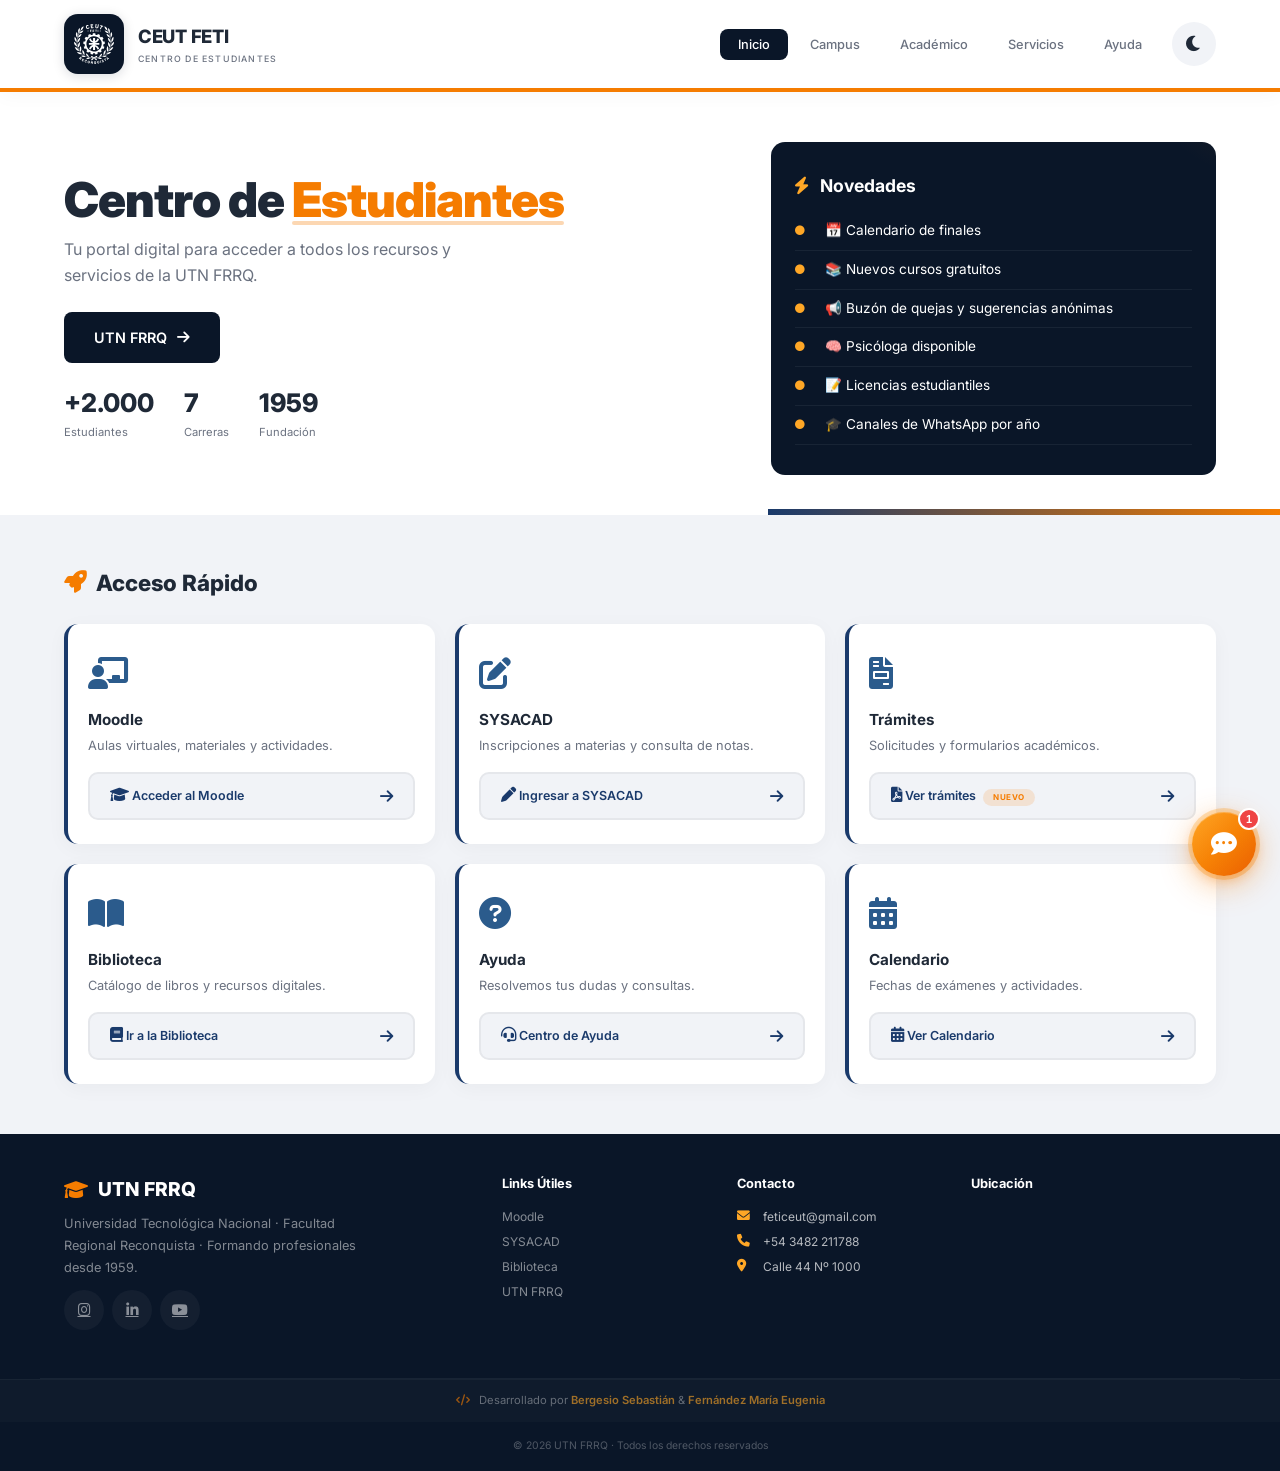
<file: index.html>
<!DOCTYPE html>
<html lang="es">
<head>
    <meta charset="UTF-8" />
    <meta name="viewport" content="width=device-width, initial-scale=1.0, viewport-fit=cover" />
    <title>Centro de Estudiantes UTN FRRQ · CEUT FETI</title>

    <meta name="description" content="Portal del Centro de Estudiantes UTN FRRQ. Accedé a Moodle, SYSACAD, trámites y toda la información universitaria." />
    <meta name="keywords" content="UTN, FRRQ, Centro de Estudiantes, Universidad, Reconquista, Estudiantes, Ingeniería, Administración Rural, Higiene y Seguridad" />
    <meta name="author" content="Bergesio Sebastián & Fernández María Eugenia" />
    <meta name="robots" content="index, follow" />
    <meta name="language" content="Spanish" />
    <meta name="revisit-after" content="7 days" />
    <link rel="canonical" href="https://tu-dominio.com/index.html" />

    <meta property="og:title" content="Centro de Estudiantes UTN FRRQ · CEUT FETI" />
    <meta property="og:description" content="Portal del Centro de Estudiantes UTN FRRQ. Accedé a Moodle, SYSACAD, trámites y toda la información universitaria." />
    <meta property="og:type" content="website" />
    <meta property="og:url" content="https://tu-dominio.com/index.html" />
    <meta property="og:image" content="https://tu-dominio.com/archivos/logo-utn-og.jpg" />
    <meta property="og:site_name" content="CEUT FETI" />

    <meta name="twitter:card" content="summary_large_image" />
    <meta name="twitter:title" content="Centro de Estudiantes UTN FRRQ · CEUT FETI" />
    <meta name="twitter:description" content="Portal del Centro de Estudiantes UTN FRRQ. Accedé a Moodle, SYSACAD, trámites y toda la información universitaria." />
    <meta name="twitter:image" content="https://tu-dominio.com/archivos/logo-utn-og.jpg" />

    <link rel="manifest" href="/manifest.json" />
    <meta name="theme-color" content="#0A1628" />
    <meta name="apple-mobile-web-app-capable" content="yes" />
    <meta name="apple-mobile-web-app-status-bar-style" content="black-translucent" />
    <link rel="apple-touch-icon" href="/archivos/icon-192x192.png" />

    <link rel="preconnect" href="https://fonts.googleapis.com" />
    <link rel="preconnect" href="https://fonts.gstatic.com" crossorigin />
    <link href="https://fonts.googleapis.com/css2?family=Inter:opsz,wght@14..32,400;14..32,500;14..32,600;14..32,700;14..32,800;14..32,900&display=swap" rel="stylesheet" />
    <link rel="stylesheet" href="https://cdnjs.cloudflare.com/ajax/libs/font-awesome/6.0.0-beta3/css/all.min.css" />
    <style>
        * { margin: 0; padding: 0; box-sizing: border-box; }

        :root {
            --azul-oscuro: #0A1628;
            --azul: #1a3a6b;
            --azul-claro: #2B5B8C;
            --naranja: #F57C00;
            --naranja-claro: #FFA726;
            --gris: #F1F3F7;
            --blanco: #FFFFFF;
            --texto: #1F2937;
            --texto-claro: #6B7280;
            --sombra: 0 4px 20px rgba(0, 0, 0, 0.04);
            --sombra-hover: 0 8px 40px rgba(0, 0, 0, 0.08);
            --radio: 14px;
            --transition: 0.3s cubic-bezier(0.4, 0, 0.2, 1);
            --bg-color: #F1F3F7;
            --card-bg: #FFFFFF;
            --border-color: #e5e7eb;
            --hero-side-bg: #0A1628;
            --footer-bg: #0A1628;
            --shadow-color: rgba(0, 0, 0, 0.04);
        }

        [data-theme="dark"] {
            --bg-color: #121212;
            --texto: #E5E7EB;
            --texto-claro: #9CA3AF;
            --gris: #1A1A1A;
            --blanco: #1E1E1E;
            --card-bg: #1E1E1E;
            --sombra: 0 4px 20px rgba(0, 0, 0, 0.4);
            --sombra-hover: 0 8px 40px rgba(0, 0, 0, 0.6);
            --border-color: #2D2D2D;
            --hero-side-bg: #0A1628;
            --footer-bg: #0A1628;
            --shadow-color: rgba(0, 0, 0, 0.4);
            --azul-oscuro: #1a3a6b;
            --azul: #2B5B8C;
            --azul-claro: #4A7FB5;
        }

        html {
            scroll-behavior: smooth;
            -webkit-text-size-adjust: 100%;
            text-size-adjust: 100%;
        }

        body {
            font-family: 'Inter', sans-serif;
            background: var(--bg-color);
            color: var(--texto);
            line-height: 1.6;
            transition: background 0.3s ease, color 0.3s ease;
            -webkit-font-smoothing: antialiased;
            -moz-osx-font-smoothing: grayscale;
            overflow-x: hidden;
        }

        img { max-width: 100%; height: auto; }

        a, button {
            -webkit-tap-highlight-color: transparent;
            touch-action: manipulation;
        }

        .container { max-width: 1200px; margin: 0 auto; padding: 0 24px; }

        .main-header {
            background: var(--card-bg);
            padding: 14px 0;
            padding-top: calc(14px + env(safe-area-inset-top, 0px));
            position: sticky;
            top: 0;
            z-index: 1000;
            border-bottom: 4px solid var(--naranja);
            box-shadow: 0 2px 20px var(--shadow-color);
            transition: background 0.3s ease, box-shadow 0.3s ease;
        }
        .header-container { display: flex; align-items: center; justify-content: space-between; }
        .logo { display: flex; align-items: center; gap: 14px; text-decoration: none; }
        .logo-icon {
            width: 60px; height: 60px;
            background: var(--azul-oscuro);
            padding: 6px;
            border-radius: 14px;
            overflow: hidden;
            display: flex;
            align-items: center;
            justify-content: center;
            box-shadow: 0 2px 12px rgba(10, 22, 40, 0.15);
            transition: all var(--transition);
        }
        .logo-icon:hover { transform: scale(1.05); box-shadow: 0 4px 20px rgba(10, 22, 40, 0.25); }
        .logo-icon img { width: 100%; height: 100%; object-fit: contain; filter: brightness(0) invert(1); }
        .logo-utn { font-weight: 800; font-size: 1.15rem; color: var(--texto); letter-spacing: -0.3px; transition: color 0.3s ease; }
        .logo-sub { font-size: 0.55rem; color: var(--texto-claro); text-transform: uppercase; letter-spacing: 1.2px; font-weight: 500; transition: color 0.3s ease; }

        .nav-list { display: flex; gap: 4px; list-style: none; align-items: center; }
        .nav-list a {
            color: var(--texto-claro);
            text-decoration: none;
            padding: 8px 18px;
            border-radius: 8px;
            font-size: 0.8rem;
            font-weight: 500;
            transition: all var(--transition);
        }
        .nav-list a:hover { color: var(--texto); background: var(--gris); }
        .nav-list a.active { color: white; background: var(--azul-oscuro); }

        .hamburger { display: none; flex-direction: column; gap: 4px; background: none; border: none; cursor: pointer; padding: 8px; min-width: 44px; min-height: 44px; align-items: center; justify-content: center; }
        .hamburger span { width: 26px; height: 2.5px; background: var(--texto); border-radius: 2px; transition: background 0.3s ease; }

        .theme-toggle {
            background: var(--gris);
            border: none;
            border-radius: 50%;
            width: 44px; height: 44px;
            cursor: pointer;
            font-size: 1.1rem;
            color: var(--texto);
            transition: all var(--transition);
            display: flex;
            align-items: center;
            justify-content: center;
            margin-left: 8px;
        }
        .theme-toggle:hover { background: var(--naranja); color: white; transform: rotate(30deg); }

        .btn-acceso-rapido {
            display: inline-flex;
            align-items: center;
            justify-content: center;
            gap: 10px;
            margin-top: 8px;
            padding: 12px 20px;
            background: var(--gris);
            border: 2px solid var(--border-color);
            border-radius: 10px;
            text-decoration: none;
            font-family: 'Inter', sans-serif;
            font-size: 0.78rem;
            font-weight: 600;
            color: var(--azul);
            transition: all var(--transition);
            width: 100%;
            min-height: 48px;
        }
        .btn-acceso-rapido:hover {
            background: rgba(26, 58, 107, 0.08);
            border-color: var(--azul);
            transform: translateY(-2px);
            box-shadow: 0 4px 12px rgba(26, 58, 107, 0.15);
        }
        .btn-acceso-rapido:active { transform: scale(0.97); }
        .btn-acceso-rapido i { font-size: 0.95rem; }
        .btn-acceso-rapido .btn-texto { flex: 1; text-align: left; }
        .btn-acceso-rapido .badge {
            display: inline-block;
            font-size: 0.5rem;
            font-weight: 700;
            text-transform: uppercase;
            letter-spacing: 0.5px;
            padding: 2px 10px;
            border-radius: 20px;
            background: rgba(245, 124, 0, 0.15);
            color: var(--naranja);
            margin-left: 4px;
        }

        .hero {
            padding: 50px 0 40px;
            background: var(--card-bg);
            position: relative;
            transition: background 0.3s ease;
        }
        .hero::after {
            content: '';
            position: absolute;
            bottom: 0; right: 0;
            width: 40%; height: 6px;
            background: linear-gradient(90deg, var(--azul), var(--naranja));
        }
        .hero-container { display: grid; grid-template-columns: 1.2fr 0.8fr; gap: 40px; align-items: center; }
        .hero h1 { font-size: 3rem; font-weight: 900; color: var(--texto); letter-spacing: -1px; line-height: 1.05; transition: color 0.3s ease; }
        .hero h1 span { color: var(--naranja); position: relative; }
        .hero h1 span::after { content: ''; position: absolute; bottom: 4px; left: 0; right: 0; height: 4px; background: var(--naranja); border-radius: 4px; opacity: 0.3; }
        .hero p { color: var(--texto-claro); margin: 12px 0 24px; font-size: 1rem; max-width: 440px; transition: color 0.3s ease; }
        .hero-stats { display: flex; gap: 30px; margin-top: 20px; }
        .hero-stats .stat { text-align: left; }
        .hero-stats .stat .number { font-size: 1.6rem; font-weight: 800; color: var(--texto); transition: color 0.3s ease; }
        .hero-stats .stat .label { font-size: 0.7rem; color: var(--texto-claro); transition: color 0.3s ease; }

        .btn-primary {
            display: inline-flex;
            align-items: center;
            gap: 10px;
            background: var(--azul-oscuro);
            color: white;
            padding: 14px 30px;
            border-radius: 8px;
            font-weight: 600;
            font-size: 0.9rem;
            text-decoration: none;
            transition: all var(--transition);
            min-height: 48px;
        }
        .btn-primary:hover { background: var(--azul); transform: translateY(-2px); box-shadow: 0 8px 24px rgba(26, 58, 107, 0.25); }

        .hero-side { background: var(--hero-side-bg); border-radius: var(--radio); padding: 30px 24px; color: white; position: relative; overflow: hidden; transition: background 0.3s ease; }
        .hero-side::before { content: ''; position: absolute; top: -50%; right: -30%; width: 200px; height: 200px; background: radial-gradient(circle, rgba(245, 124, 0, 0.1) 0%, transparent 70%); border-radius: 50%; }
        .hero-side h3 { font-size: 1.1rem; font-weight: 700; margin-bottom: 12px; position: relative; z-index: 2; }
        .hero-side h3 i { color: var(--naranja-claro); margin-right: 8px; }
        .hero-side ul { list-style: none; position: relative; z-index: 2; }
        .hero-side ul li { padding: 8px 0; border-bottom: 1px solid rgba(255, 255, 255, 0.06); font-size: 0.85rem; display: flex; align-items: center; gap: 10px; }
        .hero-side ul li i { color: var(--naranja-claro); width: 20px; font-size: 0.6rem; }

        .section { padding: 50px 0; }
        .section-title { font-size: 1.4rem; font-weight: 800; color: var(--texto); margin-bottom: 24px; display: flex; align-items: center; gap: 10px; transition: color 0.3s ease; }
        .section-title i { color: var(--naranja); }

        .grid-3 { display: grid; grid-template-columns: repeat(3, 1fr); gap: 20px; }

        .card-asym {
            background: var(--card-bg);
            border-radius: var(--radio);
            padding: 24px 20px;
            box-shadow: var(--sombra);
            transition: all var(--transition);
            border-left: 4px solid var(--azul);
            display: flex;
            flex-direction: column;
        }
        .card-asym:hover { transform: translateY(-4px); box-shadow: var(--sombra-hover); border-left-color: var(--naranja); }
        .card-asym .icon { font-size: 2rem; color: var(--azul-claro); margin-bottom: 8px; transition: color 0.3s ease; }
        .card-asym h3 { font-size: 0.95rem; font-weight: 700; color: var(--texto); transition: color 0.3s ease; }
        .card-asym p { font-size: 0.8rem; color: var(--texto-claro); margin: 4px 0 8px; flex: 1; transition: color 0.3s ease; }

        .main-footer {
            background: var(--footer-bg);
            color: rgba(255, 255, 255, 0.7);
            padding: 40px 0 0;
            padding-bottom: env(safe-area-inset-bottom, 0px);
            transition: background 0.3s ease;
        }
        .footer-container { display: grid; grid-template-columns: 2fr 1fr 1fr 1.2fr; gap: 30px; padding-bottom: 24px; border-bottom: 1px solid rgba(255, 255, 255, 0.06); }
        .footer-logo { font-size: 1.2rem; font-weight: 800; color: white; display: flex; align-items: center; gap: 10px; margin-bottom: 8px; }
        .footer-logo i { color: var(--naranja); }
        .footer-desc { font-size: 0.8rem; line-height: 1.7; opacity: 0.7; max-width: 320px; }
        .footer-social { display: flex; gap: 8px; margin-top: 12px; }
        .footer-social a {
            width: 40px; height: 40px;
            border-radius: 50%;
            background: rgba(255, 255, 255, 0.04);
            display: flex;
            align-items: center;
            justify-content: center;
            color: rgba(255, 255, 255, 0.5);
            transition: all var(--transition);
            font-size: 0.9rem;
        }
        .footer-social a:hover { background: var(--naranja); color: white; transform: translateY(-3px); box-shadow: 0 4px 16px rgba(245, 124, 0, 0.3); }
        .footer-col h4 { color: white; font-size: 0.8rem; font-weight: 700; margin-bottom: 12px; }
        .footer-col ul { list-style: none; }
        .footer-col ul li { font-size: 0.75rem; margin-bottom: 6px; display: flex; align-items: center; gap: 8px; }
        .footer-col ul li a { color: rgba(255, 255, 255, 0.5); text-decoration: none; transition: all var(--transition); }
        .footer-col ul li a:hover { color: var(--naranja-claro); }
        .footer-col ul li i { width: 18px; color: var(--naranja-claro); font-size: 0.8rem; }
        .footer-map iframe { width: 100%; height: 140px; border-radius: var(--radio); border: none; }

        .footer-credits { background: rgba(255, 255, 255, 0.02); padding: 12px 0; border-top: 1px solid rgba(255, 255, 255, 0.04); text-align: center; }
        .footer-credits p { font-size: 0.7rem; opacity: 0.6; color: rgba(255, 255, 255, 0.6); }
        .footer-credits p i { color: var(--naranja); margin-right: 6px; }
        .footer-credits p strong { color: var(--naranja-claro); font-weight: 600; }
        .footer-bottom { text-align: center; padding: 16px 0; font-size: 0.65rem; opacity: 0.4; }

        /* ===== RESPONSIVE ===== */
        @media (max-width: 1024px) {
            .container { padding: 0 20px; }
            .hero h1 { font-size: 2.6rem; }
            .grid-3 { gap: 16px; }
            .section-title { font-size: 1.3rem; }
        }

        @media (max-width: 820px) {
            .hamburger { display: flex; }
            .main-nav {
                display: none;
                position: absolute;
                top: 100%; left: 0; right: 0;
                background: var(--card-bg);
                padding: 16px 24px;
                border-radius: 0 0 12px 12px;
                box-shadow: 0 8px 30px var(--shadow-color);
                border-top: 2px solid var(--naranja);
                transition: background 0.3s ease;
            }
            .main-nav.open { display: block; }
            .nav-list { flex-direction: column; gap: 2px; align-items: stretch; }
            .nav-list a { display: block; padding: 12px 16px; min-height: 44px; display: flex; align-items: center; }
            .theme-toggle { margin-left: auto; margin-top: 8px; }

            .hero-container { grid-template-columns: 1fr; gap: 30px; }
            .hero h1 { font-size: 2.4rem; }
            .hero p { max-width: 100%; }
            .hero-stats { flex-wrap: wrap; gap: 16px; }

            .grid-3 { grid-template-columns: 1fr 1fr; gap: 14px; }

            .footer-container { grid-template-columns: 1fr 1fr; gap: 24px; }
            .logo-icon { width: 50px; height: 50px; }
            .logo-utn { font-size: 1rem; }
        }

        @media (max-width: 640px) {
            .container { padding: 0 16px; }
            .main-header { padding: 10px 0; padding-top: calc(10px + env(safe-area-inset-top, 0px)); }
            .logo { gap: 10px; }
            .logo-icon { width: 44px; height: 44px; padding: 4px; border-radius: 10px; }
            .logo-utn { font-size: 0.95rem; }
            .logo-sub { font-size: 0.48rem; letter-spacing: 1px; }

            .hero { padding: 30px 0 25px; }
            .hero h1 { font-size: 1.9rem; line-height: 1.1; }
            .hero p { font-size: 0.9rem; margin: 10px 0 18px; }
            .hero-stats { gap: 20px; margin-top: 16px; }
            .hero-stats .stat .number { font-size: 1.4rem; }
            .hero-stats .stat .label { font-size: 0.68rem; }

            .section { padding: 30px 0; }
            .section-title { font-size: 1.2rem; margin-bottom: 18px; }

            .grid-3 { grid-template-columns: 1fr; gap: 12px; }

            .card-asym { padding: 18px 16px; }

            .footer-container { grid-template-columns: 1fr; gap: 20px; }
            .footer-map iframe { height: 160px; }

            .btn-acceso-rapido { padding: 12px 16px; font-size: 0.78rem; }
        }

        @media (max-width: 480px) {
            .container { padding: 0 14px; }
            .hero h1 { font-size: 1.65rem; }
            .hero p { font-size: 0.85rem; }
            .hero-stats { gap: 16px; }
            .hero-stats .stat .number { font-size: 1.25rem; }
            .section-title { font-size: 1.1rem; }
            .card-asym { padding: 16px 14px; }
            .card-asym .icon { font-size: 1.7rem; }
            .card-asym h3 { font-size: 0.92rem; }
            .card-asym p { font-size: 0.78rem; }
            .footer-credits p { font-size: 0.62rem; }
            .footer-bottom p { font-size: 0.6rem; }
        }

        @media (max-width: 360px) {
            .container { padding: 0 12px; }
            .hero h1 { font-size: 1.5rem; }
            .card-asym h3 { font-size: 0.88rem; }
            .logo-icon { width: 40px; height: 40px; }
            .logo-utn { font-size: 0.88rem; }
            .logo-sub { font-size: 0.42rem; }
        }

        @media (max-height: 500px) and (orientation: landscape) {
            .hero { padding: 20px 0; }
            .hero h1 { font-size: 1.6rem; }
            .section { padding: 20px 0; }
        }

        @media (min-width: 1440px) {
            .container { max-width: 1320px; }
            .hero h1 { font-size: 3.4rem; }
        }

        @media (prefers-reduced-motion: reduce) {
            *, *::before, *::after {
                animation-duration: 0.01ms !important;
                animation-iteration-count: 1 !important;
                transition-duration: 0.01ms !important;
                scroll-behavior: auto !important;
            }
        }
    </style>
</head>
<body>

    <header class="main-header">
        <div class="container header-container">
            <a href="index.html" class="logo">
                <div class="logo-icon">
                    <img src="archivos/Logo CEUT_FETI.svg" alt="UTN FRRQ" />
                </div>
                <div>
                    <div class="logo-utn">CEUT FETI</div>
                    <div class="logo-sub">Centro de Estudiantes</div>
                </div>
            </a>
            <nav class="main-nav">
                <ul class="nav-list">
                    <li><a href="index.html" class="active">Inicio</a></li>
                    <li><a href="campus.html">Campus</a></li>
                    <li><a href="academico.html">Académico</a></li>
                    <li><a href="servicios.html">Servicios</a></li>
                    <li><a href="ayuda.html">Ayuda</a></li>
                    <li>
                        <button class="theme-toggle" id="themeToggle" aria-label="Cambiar tema">
                            <i class="fas fa-moon"></i>
                        </button>
                    </li>
                </ul>
            </nav>
            <button class="hamburger" aria-label="Menú" aria-expanded="false">
                <span></span><span></span><span></span>
            </button>
        </div>
    </header>

    <section class="hero">
        <div class="container hero-container">
            <div>
                <h1>Centro de <span>Estudiantes</span></h1>
                <p>Tu portal digital para acceder a todos los recursos y servicios de la UTN FRRQ.</p>
                <a href="https://www.frrq.utn.edu.ar" class="btn-primary" target="_blank">UTN FRRQ <i class="fas fa-arrow-right"></i></a>
                <div class="hero-stats">
                    <div class="stat">
                        <div class="number">+2.000</div>
                        <div class="label">Estudiantes</div>
                    </div>
                    <div class="stat">
                        <div class="number">7</div>
                        <div class="label">Carreras</div>
                    </div>
                    <div class="stat">
                        <div class="number">1959</div>
                        <div class="label">Fundación</div>
                    </div>
                </div>
            </div>
            <div class="hero-side">
                <h3><i class="fas fa-bolt"></i> Novedades</h3>
                <ul>
                    <li><i class="fas fa-circle"></i> 📅 Calendario de finales</li>
                    <li><i class="fas fa-circle"></i> 📚 Nuevos cursos gratuitos</li>
                    <li><i class="fas fa-circle"></i> 📢 Buzón de quejas y sugerencias anónimas</li>
                    <li><i class="fas fa-circle"></i> 🧠 Psicóloga disponible</li>
                    <li><i class="fas fa-circle"></i> 📝 Licencias estudiantiles</li>
                    <li><i class="fas fa-circle"></i> 🎓 Canales de WhatsApp por año</li>
                </ul>
            </div>
        </div>
    </section>

    <section class="section">
        <div class="container">
            <h2 class="section-title"><i class="fas fa-rocket"></i> Acceso Rápido</h2>
            <div class="grid-3">
                <div class="card-asym">
                    <div class="icon"><i class="fas fa-chalkboard-user"></i></div>
                    <h3>Moodle</h3>
                    <p>Aulas virtuales, materiales y actividades.</p>
                    <a href="https://frrq.cvg.utn.edu.ar/" target="_blank" class="btn-acceso-rapido">
                        <span class="btn-texto"><i class="fas fa-graduation-cap"></i> Acceder al Moodle</span>
                        <i class="fas fa-arrow-right"></i>
                    </a>
                </div>
                <div class="card-asym">
                    <div class="icon"><i class="fas fa-pen-to-square"></i></div>
                    <h3>SYSACAD</h3>
                    <p>Inscripciones a materias y consulta de notas.</p>
                    <a href="https://www3.frrq.utn.edu.ar/sysacadweb/loginalumno.asp" target="_blank" class="btn-acceso-rapido">
                        <span class="btn-texto"><i class="fas fa-pen"></i> Ingresar a SYSACAD</span>
                        <i class="fas fa-arrow-right"></i>
                    </a>
                </div>
                <div class="card-asym">
                    <div class="icon"><i class="fas fa-file-invoice"></i></div>
                    <h3>Trámites</h3>
                    <p>Solicitudes y formularios académicos.</p>
                    <a href="academico.html" class="btn-acceso-rapido">
                        <span class="btn-texto">
                            <i class="fas fa-file-pdf"></i> Ver trámites
                            <span class="badge">Nuevo</span>
                        </span>
                        <i class="fas fa-arrow-right"></i>
                    </a>
                </div>
                <div class="card-asym">
                    <div class="icon"><i class="fas fa-book-open"></i></div>
                    <h3>Biblioteca</h3>
                    <p>Catálogo de libros y recursos digitales.</p>
                    <a href="servicios.html" class="btn-acceso-rapido">
                        <span class="btn-texto"><i class="fas fa-book"></i> Ir a la Biblioteca</span>
                        <i class="fas fa-arrow-right"></i>
                    </a>
                </div>
                <div class="card-asym">
                    <div class="icon"><i class="fas fa-circle-question"></i></div>
                    <h3>Ayuda</h3>
                    <p>Resolvemos tus dudas y consultas.</p>
                    <a href="ayuda.html" class="btn-acceso-rapido">
                        <span class="btn-texto"><i class="fas fa-headset"></i> Centro de Ayuda</span>
                        <i class="fas fa-arrow-right"></i>
                    </a>
                </div>
                <div class="card-asym">
                    <div class="icon"><i class="fas fa-calendar-days"></i></div>
                    <h3>Calendario</h3>
                    <p>Fechas de exámenes y actividades.</p>
                    <a href="academico.html#calendario" class="btn-acceso-rapido">
                        <span class="btn-texto"><i class="fas fa-calendar-alt"></i> Ver Calendario</span>
                        <i class="fas fa-arrow-right"></i>
                    </a>
                </div>
            </div>
        </div>
    </section>

    <footer class="main-footer">
        <div class="container footer-container">
            <div>
                <div class="footer-logo"><i class="fas fa-graduation-cap"></i>UTN FRRQ</div>
                <p class="footer-desc">Universidad Tecnológica Nacional · Facultad Regional Reconquista · Formando profesionales desde 1959.</p>
                <div class="footer-social">
                    <a href="#" aria-label="Instagram"><i class="fab fa-instagram"></i></a>
                    <a href="#" aria-label="LinkedIn"><i class="fab fa-linkedin-in"></i></a>
                    <a href="#" aria-label="YouTube"><i class="fab fa-youtube"></i></a>
                </div>
            </div>
            <div class="footer-col">
                <h4>Links Útiles</h4>
                <ul>
                    <li><a href="https://frrq.cvg.utn.edu.ar/" target="_blank">Moodle</a></li>
                    <li><a href="https://www3.frrq.utn.edu.ar/sysacadweb/loginalumno.asp" target="_blank">SYSACAD</a></li>
                    <li><a href="https://www.frrq.utn.edu.ar/biblioteca-ing-alcides-martinez/" target="_blank">Biblioteca</a></li>
                    <li><a href="https://www.frrq.utn.edu.ar" target="_blank">UTN FRRQ</a></li>
                </ul>
            </div>
            <div class="footer-col">
                <h4>Contacto</h4>
                <ul>
                    <li><i class="fas fa-envelope"></i> feticeut@gmail.com</li>
                    <li><i class="fas fa-phone"></i> +54 3482 211788</li>
                    <li><i class="fas fa-map-marker-alt"></i> Calle 44 Nº 1000</li>
                </ul>
            </div>
            <div class="footer-col">
                <h4>Ubicación</h4>
                <div class="footer-map">
                    <iframe src="https://www.google.com/maps/embed?pb=!1m14!1m8!1m3!1d6969.241812949353!2d-59.66433200000001!3d-29.146370000000005!3m2!1i1024!2i768!4f13.1!3m3!1m2!1s0x944eb070e4b85b65%3A0x2aae9b3904deeb0f!2sUTN%20-%20Facultad%20Regional%20Reconquista!5e0!3m2!1ses!2sus!4v1785991252262!5m2!1ses!2sus"
                    width="100%" height="140" style="border:0; border-radius:8px;" allowfullscreen="" loading="lazy">
                </iframe>
            </div>
        </div>
    </div>
    <div class="footer-credits">
        <div class="container">
            <p><i class="fas fa-code"></i> Desarrollado por <strong>Bergesio Sebastián</strong> &amp; <strong>Fernández María Eugenia</strong></p>
        </div>
    </div>
    <div class="footer-bottom">
        <div class="container"><p>&copy; 2026 UTN FRRQ · Todos los derechos reservados</p></div>
    </div>
    </footer>

    <script>
        // ===== DETECCIÓN DE DISPOSITIVO =====
        (function() {
            const isTouch = 'ontouchstart' in window || navigator.maxTouchPoints > 0;
            if (isTouch) document.documentElement.classList.add('touch-device');

            const isIOS = /iPad|iPhone|iPod/.test(navigator.userAgent) && !window.MSStream;
            if (isIOS) document.documentElement.classList.add('ios');

            const isAndroid = /Android/.test(navigator.userAgent);
            if (isAndroid) document.documentElement.classList.add('android');

            function setVH() {
                const vh = window.innerHeight * 0.01;
                document.documentElement.style.setProperty('--vh', `${vh}px`);
            }
            setVH();
            window.addEventListener('resize', setVH);
            window.addEventListener('orientationchange', () => setTimeout(setVH, 100));
        })();

        // ===== TEMA =====
        const themeToggle = document.getElementById('themeToggle');
        const icon = themeToggle.querySelector('i');

        function setTheme(theme) {
            document.documentElement.setAttribute('data-theme', theme);
            localStorage.setItem('theme', theme);
            icon.className = theme === 'dark' ? 'fas fa-sun' : 'fas fa-moon';
        }

        const savedTheme = localStorage.getItem('theme');
        if (savedTheme) {
            setTheme(savedTheme);
        } else if (window.matchMedia('(prefers-color-scheme: dark)').matches) {
            setTheme('dark');
        } else {
            setTheme('light');
        }

        themeToggle.addEventListener('click', function() {
            const current = document.documentElement.getAttribute('data-theme');
            setTheme(current === 'dark' ? 'light' : 'dark');
        });

        // ===== HAMBURGER MEJORADO =====
        const hamburger = document.querySelector('.hamburger');
        const mainNav = document.querySelector('.main-nav');

        if (hamburger && mainNav) {
            hamburger.addEventListener('click', function(e) {
                e.stopPropagation();
                mainNav.classList.toggle('open');
                hamburger.setAttribute('aria-expanded', mainNav.classList.contains('open'));
            });

            document.querySelectorAll('.nav-list a').forEach(link => {
                link.addEventListener('click', function() {
                    if (window.innerWidth <= 820) {
                        mainNav.classList.remove('open');
                        hamburger.setAttribute('aria-expanded', 'false');
                    }
                });
            });

            document.addEventListener('click', function(event) {
                const isClickInside = mainNav.contains(event.target) || hamburger.contains(event.target);
                if (!isClickInside && window.innerWidth <= 820) {
                    mainNav.classList.remove('open');
                    hamburger.setAttribute('aria-expanded', 'false');
                }
            });

            let resizeTimer;
            window.addEventListener('resize', () => {
                clearTimeout(resizeTimer);
                resizeTimer = setTimeout(() => {
                    if (window.innerWidth > 820) {
                        mainNav.classList.remove('open');
                        hamburger.setAttribute('aria-expanded', 'false');
                    }
                }, 150);
            });
        }

        // ===== SERVICE WORKER =====
        if ('serviceWorker' in navigator) {
            window.addEventListener('load', () => {
                navigator.serviceWorker.register('/sw.js')
                    .then(registration => console.log('SW registrado:', registration))
                    .catch(error => console.log('Error SW:', error));
            });
        }
    </script>

    <script src="chatbot.js" defer></script>
</body>
</html>
</file>
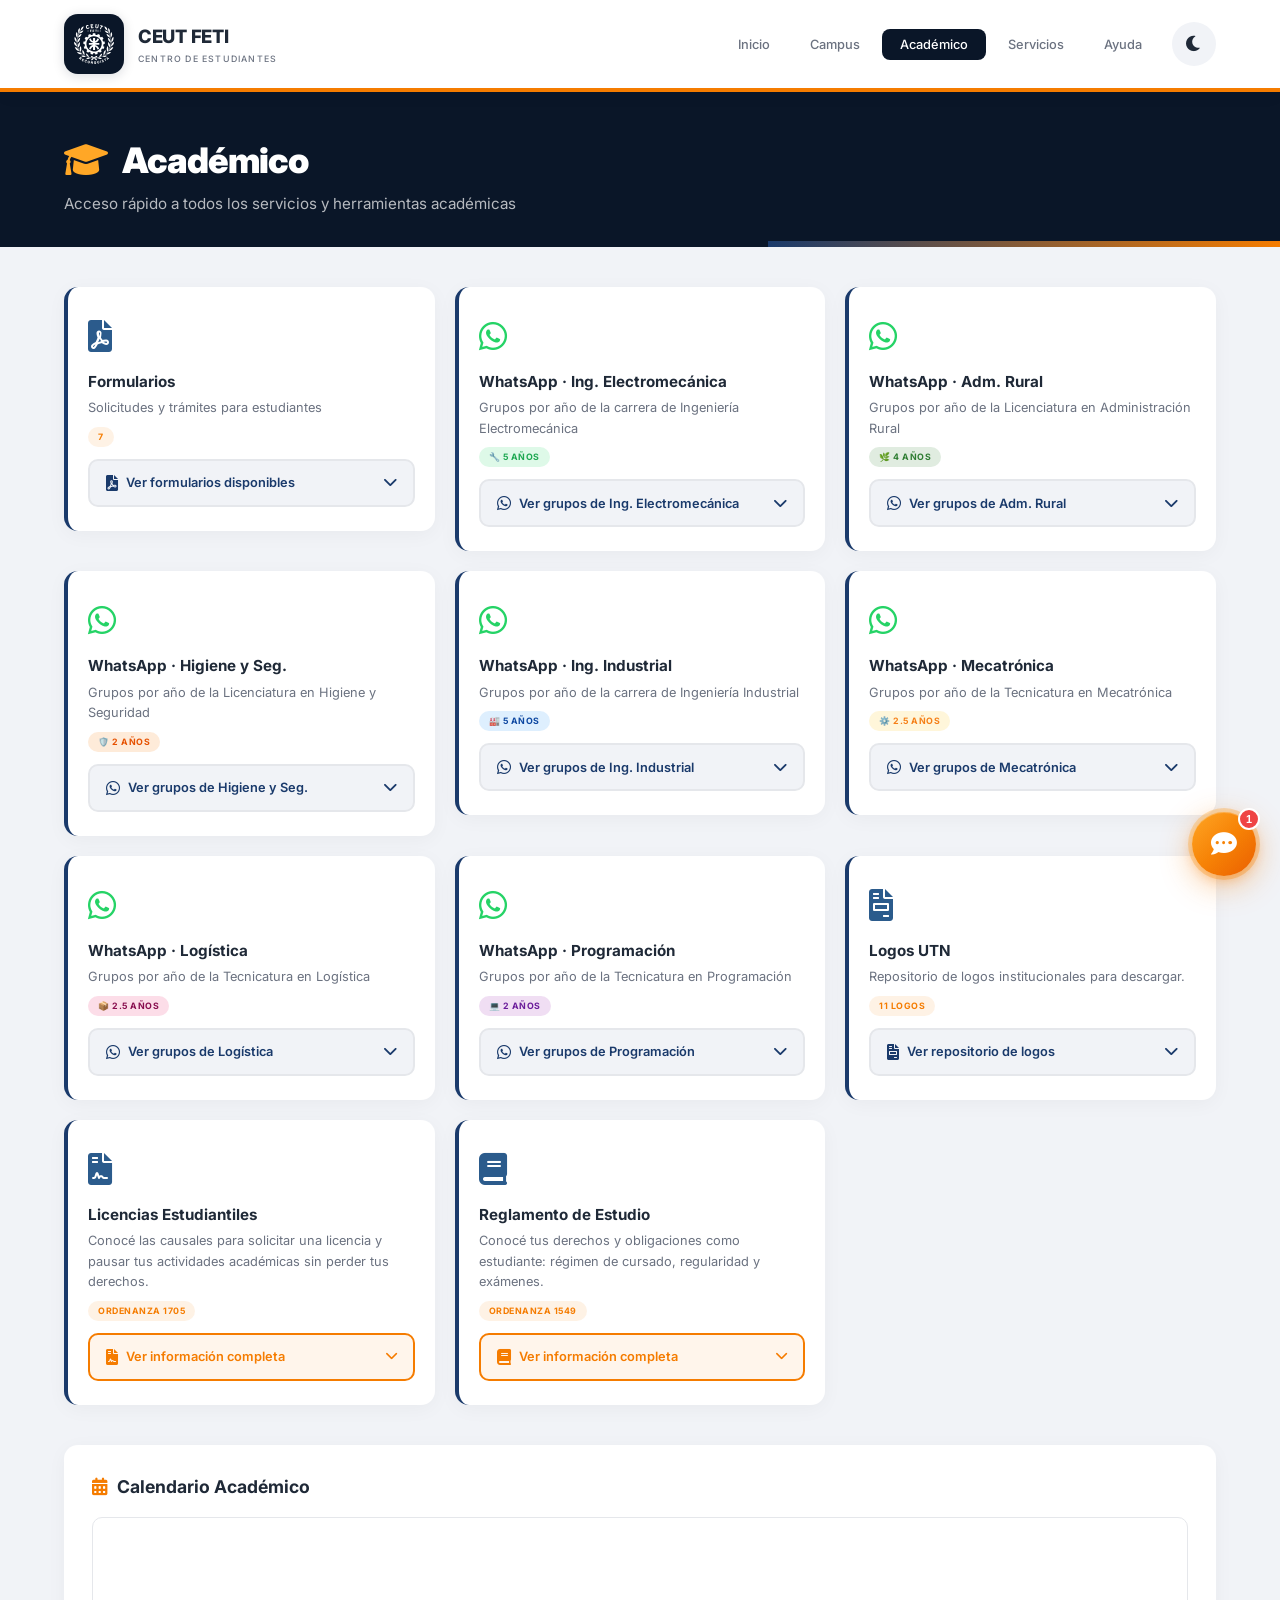
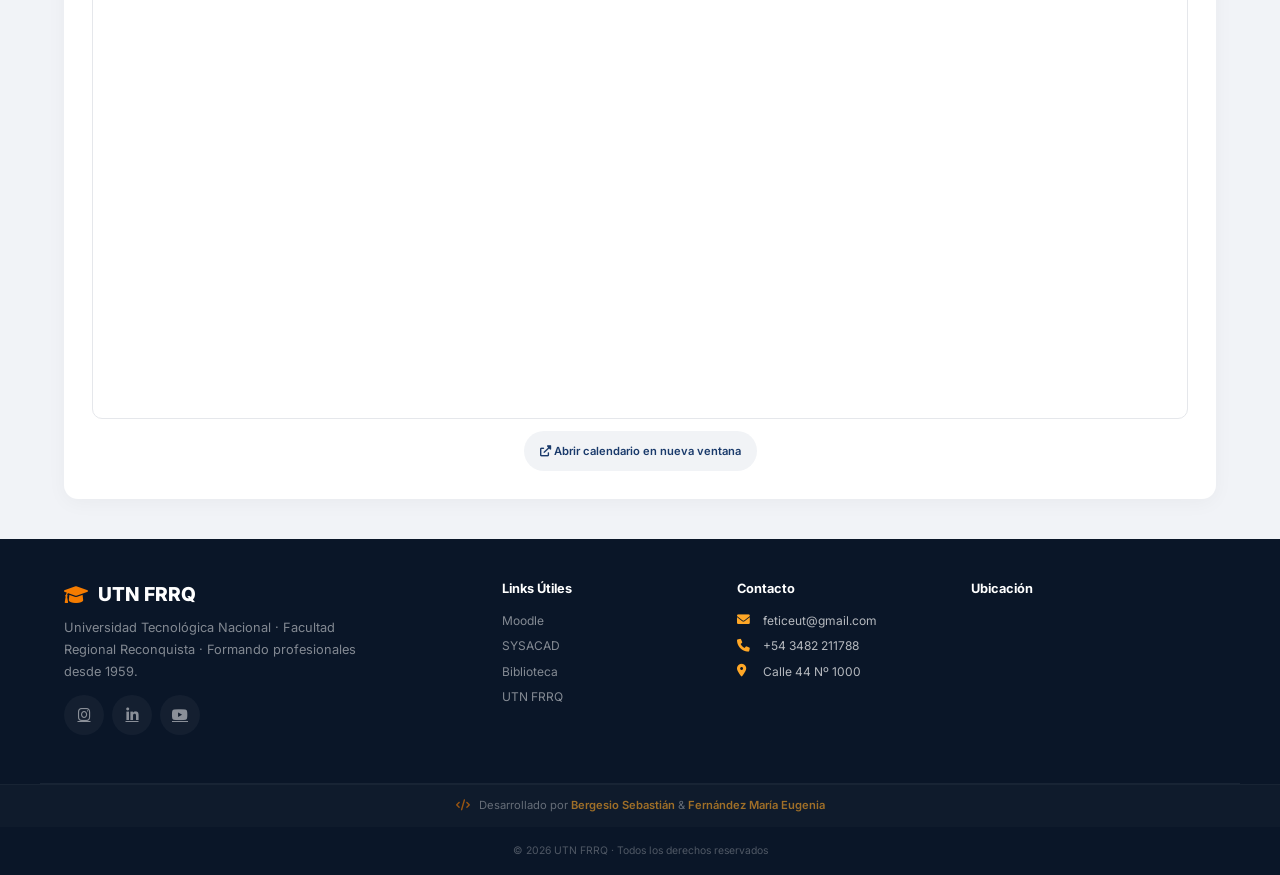
<file: academico.html>
<!DOCTYPE html>
<html lang="es">
<head>
    <meta charset="UTF-8" />
    <meta name="viewport" content="width=device-width, initial-scale=1.0, viewport-fit=cover" />
    <title>Académico · Centro de Estudiantes UTN FRRQ</title>

    <meta name="description" content="Servicios académicos UTN FRRQ. Formularios, licencias estudiantiles y calendario académico para estudiantes." />
    <meta name="keywords" content="UTN, FRRQ, Académico, Formularios, Licencias Estudiantiles, Calendario, Trámites" />
    <meta name="author" content="Bergesio Sebastián & Fernández María Eugenia" />
    <meta name="robots" content="index, follow" />
    <meta name="language" content="Spanish" />
    <meta name="revisit-after" content="7 days" />
    <link rel="canonical" href="https://tu-dominio.com/academico.html" />

    <meta property="og:title" content="Académico · Centro de Estudiantes UTN FRRQ" />
    <meta property="og:description" content="Servicios académicos UTN FRRQ. Formularios, licencias estudiantiles y calendario académico." />
    <meta property="og:type" content="website" />
    <meta property="og:url" content="https://tu-dominio.com/academico.html" />
    <meta property="og:image" content="https://tu-dominio.com/archivos/logo-utn-og.jpg" />
    <meta property="og:site_name" content="CEUT FETI" />

    <meta name="twitter:card" content="summary_large_image" />
    <meta name="twitter:title" content="Académico · Centro de Estudiantes UTN FRRQ" />
    <meta name="twitter:description" content="Servicios académicos UTN FRRQ. Formularios, licencias estudiantiles y calendario académico." />
    <meta name="twitter:image" content="https://tu-dominio.com/archivos/logo-utn-og.jpg" />

    <link rel="manifest" href="/manifest.json" />
    <meta name="theme-color" content="#0A1628" />
    <meta name="apple-mobile-web-app-capable" content="yes" />
    <meta name="apple-mobile-web-app-status-bar-style" content="black-translucent" />
    <link rel="apple-touch-icon" href="/archivos/icon-192x192.png" />

    <link rel="preconnect" href="https://fonts.googleapis.com" />
    <link rel="preconnect" href="https://fonts.gstatic.com" crossorigin />
    <link href="https://fonts.googleapis.com/css2?family=Inter:opsz,wght@14..32,400;14..32,500;14..32,600;14..32,700;14..32,800;14..32,900&display=swap" rel="stylesheet" />
    <link rel="stylesheet" href="https://cdnjs.cloudflare.com/ajax/libs/font-awesome/6.0.0-beta3/css/all.min.css" />
    <style>
        /* ===== RESET & VARIABLES ===== */
        * { margin: 0; padding: 0; box-sizing: border-box; }

        :root {
            --azul-oscuro: #0A1628;
            --azul: #1a3a6b;
            --azul-claro: #2B5B8C;
            --naranja: #F57C00;
            --naranja-claro: #FFA726;
            --gris: #F1F3F7;
            --blanco: #FFFFFF;
            --texto: #1F2937;
            --texto-claro: #6B7280;
            --sombra: 0 4px 20px rgba(0, 0, 0, 0.04);
            --sombra-hover: 0 8px 40px rgba(0, 0, 0, 0.08);
            --radio: 14px;
            --transition: 0.3s cubic-bezier(0.4, 0, 0.2, 1);
            --bg-color: #F1F3F7;
            --card-bg: #FFFFFF;
            --border-color: #e5e7eb;
            --shadow-color: rgba(0, 0, 0, 0.04);
            --panel-bg: #FFFFFF;
            --panel-border: #eef0f2;
            --badge-whatsapp-bg: rgba(37, 211, 102, 0.15);
            --badge-whatsapp-color: #1da851;
            --badge-rural-bg: rgba(46, 125, 50, 0.15);
            --badge-rural-color: #2E7D32;
            --badge-higiene-bg: rgba(245, 124, 0, 0.15);
            --badge-higiene-color: #E65100;
            --badge-industrial-bg: rgba(33, 150, 243, 0.15);
            --badge-industrial-color: #0D47A1;
            --badge-mecatronica-bg: rgba(255, 193, 7, 0.15);
            --badge-mecatronica-color: #F57F17;
            --badge-logistica-bg: rgba(233, 30, 99, 0.15);
            --badge-logistica-color: #880E4F;
            --badge-programacion-bg: rgba(156, 39, 176, 0.15);
            --badge-programacion-color: #6A1B9A;
        }

        [data-theme="dark"] {
            --bg-color: #121212;
            --texto: #E5E7EB;
            --texto-claro: #9CA3AF;
            --gris: #1A1A1A;
            --blanco: #1E1E1E;
            --card-bg: #1E1E1E;
            --sombra: 0 4px 20px rgba(0, 0, 0, 0.4);
            --sombra-hover: 0 8px 40px rgba(0, 0, 0, 0.6);
            --border-color: #2D2D2D;
            --shadow-color: rgba(0, 0, 0, 0.4);
            --panel-bg: #2D2D2D;
            --panel-border: #3D3D3D;
            --azul-oscuro: #1a3a6b;
            --azul: #2B5B8C;
            --azul-claro: #4A7FB5;
            --badge-whatsapp-bg: rgba(37, 211, 102, 0.2);
            --badge-whatsapp-color: #4ADE80;
            --badge-rural-bg: rgba(74, 222, 128, 0.15);
            --badge-rural-color: #4ADE80;
            --badge-higiene-bg: rgba(251, 146, 60, 0.2);
            --badge-higiene-color: #FB923C;
            --badge-industrial-bg: rgba(66, 165, 245, 0.2);
            --badge-industrial-color: #64B5F6;
            --badge-mecatronica-bg: rgba(255, 213, 79, 0.2);
            --badge-mecatronica-color: #FFD54F;
            --badge-logistica-bg: rgba(244, 143, 177, 0.2);
            --badge-logistica-color: #F06292;
            --badge-programacion-bg: rgba(206, 147, 216, 0.2);
            --badge-programacion-color: #CE93D8;
        }

        html {
            scroll-behavior: smooth;
            -webkit-text-size-adjust: 100%;
            text-size-adjust: 100%;
        }

        body {
            font-family: 'Inter', sans-serif;
            background: var(--bg-color);
            color: var(--texto);
            line-height: 1.6;
            transition: background 0.3s ease, color 0.3s ease;
            -webkit-font-smoothing: antialiased;
            -moz-osx-font-smoothing: grayscale;
            overflow-x: hidden;
        }

        img { max-width: 100%; height: auto; }

        a, button {
            -webkit-tap-highlight-color: transparent;
            touch-action: manipulation;
        }

        .container { max-width: 1200px; margin: 0 auto; padding: 0 24px; }

        /* ===== HEADER ===== */
        .main-header {
            background: var(--card-bg);
            padding: 14px 0;
            padding-top: calc(14px + env(safe-area-inset-top, 0px));
            position: sticky;
            top: 0;
            z-index: 1000;
            border-bottom: 4px solid var(--naranja);
            box-shadow: 0 2px 20px var(--shadow-color);
            transition: background 0.3s ease, box-shadow 0.3s ease;
        }
        .header-container { display: flex; align-items: center; justify-content: space-between; }
        .logo { display: flex; align-items: center; gap: 14px; text-decoration: none; }
        .logo-icon {
            width: 60px; height: 60px;
            background: var(--azul-oscuro);
            padding: 6px;
            border-radius: 14px;
            overflow: hidden;
            display: flex;
            align-items: center;
            justify-content: center;
            box-shadow: 0 2px 12px rgba(10, 22, 40, 0.15);
            transition: all var(--transition);
            flex-shrink: 0;
        }
        .logo-icon:hover { transform: scale(1.05); box-shadow: 0 4px 20px rgba(10, 22, 40, 0.25); }
        .logo-icon img {
            width: 100%;
            height: 100%;
            object-fit: contain;
            filter: brightness(0) invert(1);
            display: block;
        }
        .logo-utn { font-weight: 800; font-size: 1.15rem; color: var(--texto); letter-spacing: -0.3px; transition: color 0.3s ease; }
        .logo-sub { font-size: 0.55rem; color: var(--texto-claro); text-transform: uppercase; letter-spacing: 1.2px; font-weight: 500; transition: color 0.3s ease; }
        .nav-list { display: flex; gap: 4px; list-style: none; align-items: center; }
        .nav-list a {
            color: var(--texto-claro);
            text-decoration: none;
            padding: 8px 18px;
            border-radius: 8px;
            font-size: 0.8rem;
            font-weight: 500;
            transition: all var(--transition);
        }
        .nav-list a:hover { color: var(--texto); background: var(--gris); }
        .nav-list a.active { color: white; background: var(--azul-oscuro); }
        .hamburger {
            display: none;
            flex-direction: column;
            gap: 4px;
            background: none;
            border: none;
            cursor: pointer;
            padding: 8px;
            min-width: 44px;
            min-height: 44px;
            align-items: center;
            justify-content: center;
        }
        .hamburger span { width: 26px; height: 2.5px; background: var(--texto); border-radius: 2px; transition: background 0.3s ease; }
        .theme-toggle {
            background: var(--gris);
            border: none;
            border-radius: 50%;
            width: 44px; height: 44px;
            cursor: pointer;
            font-size: 1.1rem;
            color: var(--texto);
            transition: all var(--transition);
            display: flex;
            align-items: center;
            justify-content: center;
            margin-left: 8px;
        }
        .theme-toggle:hover { background: var(--naranja); color: white; transform: rotate(30deg); }

        /* ===== BOTÓN DESPLEGABLE ===== */
        .btn-desplegar {
            display: flex;
            align-items: center;
            justify-content: space-between;
            gap: 12px;
            padding: 12px 16px;
            background: var(--gris);
            border: 2px solid var(--border-color);
            border-radius: 10px;
            cursor: pointer;
            font-family: 'Inter', sans-serif;
            font-size: 0.8rem;
            font-weight: 600;
            color: var(--azul);
            transition: all var(--transition);
            width: 100%;
            min-height: 48px;
        }
        .btn-desplegar:hover {
            background: rgba(26, 58, 107, 0.08);
            border-color: var(--azul);
            transform: translateY(-2px);
            box-shadow: 0 4px 12px rgba(26, 58, 107, 0.15);
        }
        .btn-desplegar:active { transform: scale(0.97); }
        .btn-desplegar .btn-desplegar-texto { display: flex; align-items: center; gap: 8px; flex: 1; text-align: left; }
        .btn-desplegar .btn-desplegar-texto i { font-size: 1rem; flex-shrink: 0; }
        .btn-desplegar .toggle-icon { font-size: 0.9rem; transition: transform 0.3s ease; flex-shrink: 0; }
        .btn-desplegar.abierto { border-color: var(--naranja); background: rgba(245, 124, 0, 0.06); }
        .btn-desplegar.abierto .toggle-icon { transform: rotate(180deg); }
        .btn-desplegar-licencias {
            background: rgba(245, 124, 0, 0.08);
            border-color: var(--naranja);
            color: var(--naranja);
        }
        .btn-desplegar-licencias:hover {
            background: rgba(245, 124, 0, 0.15);
            border-color: var(--naranja-claro);
            box-shadow: 0 4px 12px rgba(245, 124, 0, 0.2);
        }
        .btn-desplegar-licencias .btn-desplegar-texto i { color: var(--naranja); }

        /* ===== PAGE HEADER ===== */
        .page-header {
            background: var(--azul-oscuro);
            padding: 40px 0 30px;
            position: relative;
            overflow: hidden;
        }
        .page-header::after {
            content: '';
            position: absolute;
            bottom: 0; right: 0;
            width: 40%; height: 6px;
            background: linear-gradient(90deg, var(--azul), var(--naranja));
        }
        .page-header h1 { font-size: 2.2rem; font-weight: 900; color: white; letter-spacing: -1px; }
        .page-header h1 i { color: var(--naranja-claro); margin-right: 10px; }
        .page-header p { color: rgba(255, 255, 255, 0.7); margin-top: 4px; font-size: 0.95rem; }
        .page-content { padding: 40px 0; }

        /* ===== GRID CARDS ===== */
        .grid-3 { display: grid; grid-template-columns: repeat(3, 1fr); gap: 20px; }
        .card-asym {
            background: var(--card-bg);
            border-radius: var(--radio);
            padding: 24px 20px;
            box-shadow: var(--sombra);
            transition: all var(--transition);
            border-left: 4px solid var(--azul);
            display: flex;
            flex-direction: column;
            min-height: 180px;
            cursor: pointer;
        }
        .card-asym:hover {
            transform: translateY(-4px);
            box-shadow: var(--sombra-hover);
            border-left-color: var(--naranja);
        }
        .card-asym .icon { font-size: 2rem; color: var(--azul-claro); margin-bottom: 8px; transition: color 0.3s ease; pointer-events: none; }
        .card-asym h3 { font-size: 0.95rem; font-weight: 700; color: var(--texto); transition: color 0.3s ease; pointer-events: none; }
        .card-asym p { font-size: 0.8rem; color: var(--texto-claro); margin: 4px 0 8px; flex: 1; transition: color 0.3s ease; pointer-events: none; }
        .card-asym .badge {
            display: inline-block;
            font-size: 0.55rem;
            font-weight: 700;
            text-transform: uppercase;
            letter-spacing: 0.5px;
            padding: 3px 10px;
            border-radius: 20px;
            background: rgba(245, 124, 0, 0.1);
            color: var(--naranja);
            margin-bottom: 4px;
            align-self: flex-start;
            pointer-events: none;
        }
        .card-asym .badge-whatsapp { background: var(--badge-whatsapp-bg); color: var(--badge-whatsapp-color); }
        .card-asym .badge-rural { background: var(--badge-rural-bg); color: var(--badge-rural-color); }
        .card-asym .badge-higiene { background: var(--badge-higiene-bg); color: var(--badge-higiene-color); }
        .card-asym .badge-industrial { background: var(--badge-industrial-bg); color: var(--badge-industrial-color); }
        .card-asym .badge-mecatronica { background: var(--badge-mecatronica-bg); color: var(--badge-mecatronica-color); }
        .card-asym .badge-logistica { background: var(--badge-logistica-bg); color: var(--badge-logistica-color); }
        .card-asym .badge-programacion { background: var(--badge-programacion-bg); color: var(--badge-programacion-color); }
        .card-asym .badge-whatsapp,
        .card-asym .badge-rural,
        .card-asym .badge-higiene,
        .card-asym .badge-industrial,
        .card-asym .badge-mecatronica,
        .card-asym .badge-logistica,
        .card-asym .badge-programacion {
            display: inline-block;
            font-size: 0.55rem;
            font-weight: 700;
            text-transform: uppercase;
            letter-spacing: 0.5px;
            padding: 3px 10px;
            border-radius: 20px;
            margin-bottom: 4px;
            align-self: flex-start;
            pointer-events: none;
        }
        .card-asym a {
            display: inline-block;
            margin-top: 6px;
            font-size: 0.75rem;
            font-weight: 600;
            color: var(--azul);
            text-decoration: none;
            transition: all var(--transition);
            align-self: flex-start;
        }
        .card-asym a:hover { color: var(--naranja); }
        .card-asym:not(.panel-btn) { cursor: default; }
        .card-licencias { cursor: pointer; }
        .card-licencias.abierto { border-left-color: var(--naranja); }

        /* ===== PANEL FLOTANTE ===== */
        .panel-wrapper { position: relative; display: flex; flex-direction: column; }
        .panel-wrapper .card-asym { cursor: pointer; min-height: 180px; }
        .panel-flotante {
            display: none;
            background: var(--panel-bg);
            border-radius: var(--radio);
            box-shadow: var(--sombra-hover);
            padding: 8px 0;
            border: 1px solid var(--panel-border);
            max-height: 400px;
            overflow-y: auto;
            position: absolute;
            top: calc(100% + 4px);
            left: 0; right: 0;
            z-index: 999;
        }
        .panel-flotante.visible { display: block; animation: slideDown 0.25s ease forwards; }
        @keyframes slideDown {
            from { opacity: 0; transform: translateY(-8px) scale(0.98); }
            to { opacity: 1; transform: translateY(0) scale(1); }
        }
        .panel-flotante .item {
            display: flex;
            align-items: center;
            gap: 14px;
            padding: 12px 20px;
            text-decoration: none;
            color: var(--texto);
            transition: all 0.2s ease;
            border-bottom: 1px solid var(--border-color);
        }
        .panel-flotante .item:last-child { border-bottom: none; }
        .panel-flotante .item:hover { background: var(--gris); padding-left: 26px; }
        .panel-flotante .item i:first-child { font-size: 1.1rem; width: 24px; text-align: center; flex-shrink: 0; }
        .panel-flotante .item .item-nombre { font-size: 0.8rem; font-weight: 500; flex: 1; text-align: left; }
        .panel-flotante .item .item-icono { color: var(--azul-claro); font-size: 0.7rem; opacity: 0.4; transition: all 0.2s ease; }
        .panel-flotante .item:hover .item-icono { opacity: 1; color: var(--naranja); }
        .panel-flotante::-webkit-scrollbar { width: 4px; }
        .panel-flotante::-webkit-scrollbar-track { background: var(--gris); border-radius: 4px; }
        .panel-flotante::-webkit-scrollbar-thumb { background: var(--naranja); border-radius: 4px; }
        .panel-flotante .item-whatsapp i:first-child { color: #25D366; }
        .panel-flotante .item-whatsapp:hover i:first-child { color: #1da851; }

        /* ===== MODAL DE LOGOS ===== */
        .modal-overlay {
            display: none;
            position: fixed;
            top: 0; left: 0;
            width: 100%; height: 100%;
            background: rgba(0, 0, 0, 0.6);
            backdrop-filter: blur(6px);
            z-index: 9999;
            justify-content: center;
            align-items: center;
            padding: 20px;
        }
        .modal-overlay.active { display: flex; animation: modalFadeIn 0.3s ease forwards; }
        @keyframes modalFadeIn {
            from { opacity: 0; transform: scale(0.95); }
            to { opacity: 1; transform: scale(1); }
        }
        .modal-content {
            background: var(--card-bg);
            border-radius: var(--radio);
            max-width: 700px;
            width: 100%;
            max-height: 85vh;
            display: flex;
            flex-direction: column;
            box-shadow: 0 20px 60px rgba(0, 0, 0, 0.4);
            border: 1px solid var(--border-color);
        }
        .modal-header {
            display: flex;
            align-items: center;
            justify-content: space-between;
            padding: 18px 24px;
            border-bottom: 2px solid var(--border-color);
            flex-shrink: 0;
        }
        .modal-header h2 { font-size: 1.1rem; font-weight: 700; color: var(--texto); }
        .modal-header h2 i { color: var(--naranja); margin-right: 10px; }
        .modal-close {
            background: none;
            border: none;
            font-size: 1.8rem;
            color: var(--texto-claro);
            cursor: pointer;
            transition: all 0.2s ease;
            line-height: 1;
            min-width: 44px;
            min-height: 44px;
            display: flex;
            align-items: center;
            justify-content: center;
        }
        .modal-close:hover { color: #dc3545; transform: rotate(90deg); }
        .modal-body { padding: 16px 20px; overflow-y: auto; flex: 1; }
        .modal-body .logo-item {
            display: flex;
            align-items: center;
            gap: 14px;
            padding: 10px 12px;
            border-bottom: 1px solid var(--border-color);
            transition: background 0.2s ease;
        }
        .modal-body .logo-item:last-child { border-bottom: none; }
        .modal-body .logo-item:hover { background: var(--gris); border-radius: 6px; }

        .modal-body .logo-item .preview {
            width: 56px;
            height: 56px;
            flex-shrink: 0;
            border-radius: 8px;
            overflow: hidden;
            border: 1px solid #4B5563;
            background: #6B7280;
            display: flex;
            align-items: center;
            justify-content: center;
            padding: 8px;
            box-shadow: inset 0 1px 3px rgba(0, 0, 0, 0.06);
            transition: all 0.2s ease;
        }
        .modal-body .logo-item:hover .preview {
            background: #D1D5DB;
            border-color: var(--azul-claro);
        }
        [data-theme="dark"] .modal-body .logo-item .preview {
            background: #2A2A2A;
            border-color: #3D3D3D;
            box-shadow: inset 0 1px 3px rgba(0, 0, 0, 0.3);
        }
        [data-theme="dark"] .modal-body .logo-item:hover .preview {
            background: #383838;
            border-color: var(--naranja);
        }
        .modal-body .logo-item .preview img {
            width: 100%;
            height: 100%;
            object-fit: contain;
            display: block;
        }
        .modal-body .logo-item .info { flex: 1; min-width: 0; }
        .modal-body .logo-item .info .nombre { font-size: 0.8rem; font-weight: 600; color: var(--texto); }
        .modal-body .logo-item .info .detalle { font-size: 0.65rem; color: var(--texto-claro); }
        .modal-body .logo-item .acciones { display: flex; gap: 6px; flex-shrink: 0; }
        .modal-body .logo-item .acciones a {
            display: inline-flex;
            align-items: center;
            gap: 4px;
            padding: 8px 14px;
            border-radius: 6px;
            font-size: 0.68rem;
            font-weight: 600;
            text-decoration: none;
            transition: all 0.2s ease;
            border: 1px solid var(--border-color);
            background: var(--gris);
            color: var(--texto);
            cursor: pointer;
            min-height: 36px;
        }
        .modal-body .logo-item .acciones a:hover { transform: translateY(-1px); }
        .modal-body .logo-item .acciones a i { font-size: 0.68rem; }
        .modal-body .logo-item .acciones .btn-png { background: rgba(26, 58, 107, 0.08); color: var(--azul); border-color: var(--azul); }
        .modal-body .logo-item .acciones .btn-png:hover { background: var(--azul); color: white; }
        .modal-body .logo-item .acciones .btn-svg { background: rgba(245, 124, 0, 0.08); color: var(--naranja); border-color: var(--naranja); }
        .modal-body .logo-item .acciones .btn-svg:hover { background: var(--naranja); color: white; }
        .modal-body::-webkit-scrollbar { width: 4px; }
        .modal-body::-webkit-scrollbar-track { background: var(--gris); border-radius: 4px; }
        .modal-body::-webkit-scrollbar-thumb { background: var(--naranja); border-radius: 4px; }

        /* ===== LICENCIAS ===== */
        .licencias-section {
            display: none;
            margin-top: 30px;
            background: var(--card-bg);
            border-radius: var(--radio);
            padding: 32px 36px;
            box-shadow: var(--sombra);
            border-top: 5px solid var(--naranja);
            transition: all var(--transition);
            animation: fadeInUp 0.4s ease forwards;
        }
        .licencias-section.visible { display: block; }
        @keyframes fadeInUp {
            from { opacity: 0; transform: translateY(20px); }
            to { opacity: 1; transform: translateY(0); }
        }
        .licencias-section:hover { box-shadow: var(--sombra-hover); }
        .licencias-header {
            display: flex;
            align-items: center;
            gap: 16px;
            margin-bottom: 20px;
            padding-bottom: 16px;
            border-bottom: 2px solid var(--border-color);
            flex-wrap: wrap;
        }
        .licencias-header .icono-grande { font-size: 2.5rem; color: var(--naranja); }
        .licencias-header h2 { font-size: 1.6rem; font-weight: 800; color: var(--texto); transition: color 0.3s ease; display: flex; flex-wrap: wrap; align-items: center; gap: 8px; }
        .licencias-header .badge-ordenanza {
            display: inline-block;
            font-size: 0.6rem;
            font-weight: 700;
            text-transform: uppercase;
            letter-spacing: 0.8px;
            padding: 4px 14px;
            border-radius: 20px;
            background: rgba(245, 124, 0, 0.12);
            color: var(--naranja);
        }
        .licencias-grid { display: grid; grid-template-columns: 1fr 1fr; gap: 30px; }
        .licencias-col { display: flex; flex-direction: column; gap: 16px; }
        .licencias-col .bloque {
            background: var(--gris);
            border-radius: 8px;
            padding: 18px 20px;
            border-left: 4px solid var(--azul);
            transition: all var(--transition);
        }
        .licencias-col .bloque:hover { border-left-color: var(--naranja); }
        .licencias-col .bloque h4 {
            font-size: 0.9rem;
            font-weight: 700;
            color: var(--texto);
            display: flex;
            align-items: center;
            gap: 10px;
            margin-bottom: 6px;
            transition: color 0.3s ease;
        }
        .licencias-col .bloque h4 i { color: var(--naranja); font-size: 1rem; flex-shrink: 0; }
        .licencias-col .bloque p { font-size: 0.8rem; color: var(--texto-claro); line-height: 1.6; transition: color 0.3s ease; }
        .licencias-col .bloque ul { list-style: none; padding: 0; margin: 4px 0; }
        .licencias-col .bloque ul li {
            font-size: 0.78rem;
            color: var(--texto-claro);
            padding: 3px 0 3px 24px;
            position: relative;
            line-height: 1.5;
            transition: color 0.3s ease;
        }
        .licencias-col .bloque ul li i { position: absolute; left: 0; top: 5px; color: #10B981; font-size: 0.7rem; }
        .licencias-col .bloque.destacado { border-left-color: var(--naranja); background: rgba(245, 124, 0, 0.08); }
        .licencias-col .bloque.destacado h4 i { color: var(--naranja-claro); }
        .tabla-licencias { width: 100%; font-size: 0.78rem; border-collapse: collapse; margin: 4px 0; }
        .tabla-licencias td {
            padding: 6px 10px;
            border-bottom: 1px solid var(--border-color);
            color: var(--texto);
            transition: color 0.3s ease, border-color 0.3s ease;
        }
        .tabla-licencias td:first-child { font-weight: 600; color: var(--texto); }
        .tabla-licencias td:last-child { color: var(--texto-claro); text-align: right; }
        .tabla-licencias tr:hover td { background: rgba(245, 124, 0, 0.04); }
        .lista-pasos-lic { list-style: none; padding: 0; margin: 4px 0; counter-reset: paso-lic; }
        .lista-pasos-lic li {
            font-size: 0.78rem;
            color: var(--texto-claro);
            padding: 5px 0 5px 30px;
            position: relative;
            line-height: 1.5;
            counter-increment: paso-lic;
            transition: color 0.3s ease;
        }
        .lista-pasos-lic li::before {
            content: counter(paso-lic);
            position: absolute;
            left: 0; top: 5px;
            width: 22px; height: 22px;
            background: var(--azul-oscuro);
            color: white;
            font-size: 0.6rem;
            font-weight: 700;
            border-radius: 50%;
            display: flex;
            align-items: center;
            justify-content: center;
        }
        .btn-ordenanza-lic {
            display: inline-flex;
            align-items: center;
            gap: 10px;
            margin-top: 16px;
            padding: 12px 28px;
            background: var(--azul-oscuro);
            color: white;
            border-radius: 8px;
            font-size: 0.85rem;
            font-weight: 600;
            text-decoration: none;
            transition: all var(--transition);
            border: none;
            cursor: pointer;
            min-height: 48px;
        }
        .btn-ordenanza-lic:hover { background: var(--azul); transform: translateY(-2px); box-shadow: 0 4px 20px rgba(26, 58, 107, 0.3); }
        .btn-ordenanza-lic i { font-size: 1rem; }
        .licencias-footer {
            margin-top: 20px;
            padding-top: 16px;
            border-top: 2px solid var(--border-color);
            display: flex;
            justify-content: space-between;
            align-items: center;
            flex-wrap: wrap;
            gap: 12px;
        }
        .licencias-footer .cerrar-licencias {
            color: var(--texto-claro);
            font-size: 0.75rem;
            text-decoration: none;
            display: inline-flex;
            align-items: center;
            gap: 6px;
            transition: all var(--transition);
            cursor: pointer;
            background: none;
            border: none;
            font-family: inherit;
            min-height: 44px;
            padding: 8px 12px;
        }
        .licencias-footer .cerrar-licencias:hover { color: #dc3545; }

        /* ===== CALENDARIO ===== */
        .calendario-section {
            margin-top: 40px;
            background: var(--card-bg);
            border-radius: var(--radio);
            padding: 28px;
            box-shadow: var(--sombra);
            transition: all var(--transition);
        }
        .calendario-section:hover { box-shadow: var(--sombra-hover); }
        .calendario-section .titulo-calendario {
            font-size: 1.1rem;
            font-weight: 700;
            color: var(--texto);
            margin-bottom: 16px;
            display: flex;
            align-items: center;
            gap: 10px;
            transition: color 0.3s ease;
        }
        .calendario-section .titulo-calendario i { color: var(--naranja); }
        .calendario-section .calendario-wrapper {
            border-radius: 10px;
            overflow: hidden;
            border: 1px solid var(--border-color);
        }
        .calendario-section .calendario-wrapper iframe {
            width: 100%;
            height: 500px;
            display: block;
            border: none;
        }
        .calendario-section .link-calendario {
            font-size: 0.7rem;
            color: var(--texto-claro);
            margin-top: 12px;
            text-align: center;
        }
        .calendario-section .link-calendario a {
            color: var(--azul);
            font-weight: 600;
            text-decoration: none;
            padding: 8px 16px;
            border-radius: 20px;
            background: rgba(26, 58, 107, 0.06);
            transition: all var(--transition);
            display: inline-block;
            min-height: 40px;
            line-height: 24px;
        }
        .calendario-section .link-calendario a:hover { background: var(--azul); color: white; }

        /* ===== FOOTER ===== */
        .main-footer {
            background: var(--azul-oscuro);
            color: rgba(255, 255, 255, 0.7);
            padding: 40px 0 0;
            padding-bottom: env(safe-area-inset-bottom, 0px);
        }
        .footer-container {
            display: grid;
            grid-template-columns: 2fr 1fr 1fr 1.2fr;
            gap: 30px;
            padding-bottom: 24px;
            border-bottom: 1px solid rgba(255, 255, 255, 0.06);
        }
        .footer-logo { font-size: 1.2rem; font-weight: 800; color: white; display: flex; align-items: center; gap: 10px; margin-bottom: 8px; }
        .footer-logo i { color: var(--naranja); }
        .footer-desc { font-size: 0.8rem; line-height: 1.7; opacity: 0.7; max-width: 320px; }
        .footer-social { display: flex; gap: 8px; margin-top: 12px; }
        .footer-social a {
            width: 40px; height: 40px;
            border-radius: 50%;
            background: rgba(255, 255, 255, 0.04);
            display: flex;
            align-items: center;
            justify-content: center;
            color: rgba(255, 255, 255, 0.5);
            transition: all var(--transition);
            font-size: 0.9rem;
        }
        .footer-social a:hover { background: var(--naranja); color: white; transform: translateY(-3px); box-shadow: 0 4px 16px rgba(245, 124, 0, 0.3); }
        .footer-col h4 { color: white; font-size: 0.8rem; font-weight: 700; margin-bottom: 12px; }
        .footer-col ul { list-style: none; }
        .footer-col ul li { font-size: 0.75rem; margin-bottom: 6px; display: flex; align-items: center; gap: 8px; }
        .footer-col ul li a { color: rgba(255, 255, 255, 0.5); text-decoration: none; transition: all var(--transition); }
        .footer-col ul li a:hover { color: var(--naranja-claro); }
        .footer-col ul li i { width: 18px; color: var(--naranja-claro); font-size: 0.8rem; }
        .footer-map iframe { width: 100%; height: 140px; border-radius: var(--radio); border: none; }
        .footer-credits {
            background: rgba(255, 255, 255, 0.02);
            padding: 12px 0;
            border-top: 1px solid rgba(255, 255, 255, 0.04);
            text-align: center;
        }
        .footer-credits p { font-size: 0.7rem; opacity: 0.6; color: rgba(255, 255, 255, 0.6); }
        .footer-credits p i { color: var(--naranja); margin-right: 6px; }
        .footer-credits p strong { color: var(--naranja-claro); font-weight: 600; }
        .footer-bottom { text-align: center; padding: 16px 0; font-size: 0.65rem; opacity: 0.4; }

        /* ===== RESPONSIVE ===== */
        @media (max-width: 1024px) {
            .container { padding: 0 20px; }
            .grid-3 { gap: 16px; }
            .licencias-grid { gap: 24px; }
        }

        @media (max-width: 820px) {
            .hamburger { display: flex; }
            .main-nav {
                display: none;
                position: absolute;
                top: 100%; left: 0; right: 0;
                background: var(--card-bg);
                padding: 16px 24px;
                border-radius: 0 0 12px 12px;
                box-shadow: 0 8px 30px var(--shadow-color);
                border-top: 2px solid var(--naranja);
                transition: background 0.3s ease;
            }
            .main-nav.open { display: block; }
            .nav-list { flex-direction: column; gap: 2px; align-items: stretch; }
            .nav-list a {
                display: flex;
                align-items: center;
                min-height: 44px;
                padding: 12px 16px;
            }
            .theme-toggle { margin-left: auto; margin-top: 8px; }

            .grid-3 { grid-template-columns: 1fr 1fr; gap: 14px; }
            .licencias-grid { grid-template-columns: 1fr; }
            .footer-container { grid-template-columns: 1fr 1fr; gap: 24px; }
            .page-header h1 { font-size: 1.8rem; }
            .calendario-section .calendario-wrapper iframe { height: 420px; }
            .logo-icon { width: 50px; height: 50px; }
            .logo-utn { font-size: 1rem; }
            .card-asym { min-height: auto; }
            .panel-wrapper .card-asym { min-height: auto; }
            .panel-flotante { position: static; top: auto; margin-top: 8px; }
            .licencias-section { padding: 24px 20px; }
            .licencias-header h2 { font-size: 1.3rem; }
            .licencias-header .icono-grande { font-size: 2rem; }
            .btn-desplegar { padding: 12px 14px; font-size: 0.78rem; }
            .modal-content { max-width: 95%; max-height: 90vh; }
            .modal-body .logo-item { flex-wrap: wrap; gap: 8px; }
            .modal-body .logo-item .acciones { width: 100%; justify-content: flex-start; }
        }

        @media (max-width: 640px) {
            .container { padding: 0 16px; }
            .main-header { padding: 10px 0; padding-top: calc(10px + env(safe-area-inset-top, 0px)); }
            .logo { gap: 10px; }
            .logo-icon { width: 44px; height: 44px; padding: 4px; border-radius: 10px; }
            .logo-utn { font-size: 0.95rem; }
            .logo-sub { font-size: 0.48rem; letter-spacing: 1px; }

            .page-header { padding: 28px 0 22px; }
            .page-header h1 { font-size: 1.6rem; }
            .page-header p { font-size: 0.88rem; }
            .page-content { padding: 24px 0; }

            .grid-3 { grid-template-columns: 1fr; gap: 12px; }
            .card-asym { padding: 18px 16px; }

            .licencias-section { padding: 20px 16px; }
            .licencias-header { gap: 12px; }
            .licencias-header h2 { font-size: 1.15rem; }
            .licencias-header .icono-grande { font-size: 1.8rem; }

            .calendario-section { padding: 20px 16px; }
            .calendario-section .calendario-wrapper iframe { height: 380px; }

            .footer-container { grid-template-columns: 1fr; gap: 20px; }
            .footer-map iframe { height: 160px; }
        }

        @media (max-width: 480px) {
            .container { padding: 0 14px; }
            .page-header h1 { font-size: 1.4rem; }
            .page-header p { font-size: 0.82rem; }

            .licencias-section { padding: 16px 14px; }
            .licencias-header { flex-wrap: wrap; gap: 10px; }
            .licencias-header h2 { font-size: 1rem; }
            .licencias-header .icono-grande { font-size: 1.5rem; }
            .licencias-col .bloque { padding: 14px 16px; }
            .tabla-licencias td { padding: 5px 6px; font-size: 0.68rem; }
            .tabla-licencias td:first-child { white-space: normal; }
            .tabla-licencias td:last-child { text-align: left; display: block; padding-top: 0; border-bottom: none; }
            .tabla-licencias tr { display: block; border-bottom: 1px solid var(--border-color); }
            .tabla-licencias tr:last-child { border-bottom: none; }
            .tabla-licencias tr:hover td { background: transparent; }
            .lista-pasos-lic li { font-size: 0.72rem; padding-left: 24px; }
            .lista-pasos-lic li::before { width: 18px; height: 18px; font-size: 0.5rem; }
            .btn-ordenanza-lic { width: 100%; justify-content: center; }
            .licencias-footer { flex-direction: column; text-align: center; }
            .licencias-footer .cerrar-licencias { width: 100%; justify-content: center; }

            .calendario-section .calendario-wrapper iframe { height: 340px; }

            .modal-content { max-width: 98%; max-height: 95vh; border-radius: 12px; }
            .modal-header { padding: 12px 16px; }
            .modal-header h2 { font-size: 0.95rem; }
            .modal-body { padding: 10px 12px; }
            .modal-body .logo-item { padding: 8px 6px; gap: 8px; }
            .modal-body .logo-item .preview { width: 44px; height: 44px; padding: 6px; }
            .modal-body .logo-item .info .nombre { font-size: 0.72rem; }
            .modal-body .logo-item .info .detalle { font-size: 0.58rem; }
            .modal-body .logo-item .acciones a { padding: 6px 10px; font-size: 0.6rem; min-height: 32px; }

            .footer-credits p { font-size: 0.62rem; }
            .footer-bottom p { font-size: 0.6rem; }
        }

        @media (max-width: 360px) {
            .container { padding: 0 12px; }
            .page-header h1 { font-size: 1.25rem; }
            .card-asym h3 { font-size: 0.88rem; }
            .logo-icon { width: 40px; height: 40px; }
            .logo-utn { font-size: 0.88rem; }
            .logo-sub { font-size: 0.42rem; }
            .licencias-header h2 { font-size: 0.95rem; }
        }

        @media (max-height: 500px) and (orientation: landscape) {
            .page-header { padding: 20px 0 16px; }
            .page-content { padding: 20px 0; }
            .modal-content { max-height: 95vh; }
        }

        @media (min-width: 1440px) {
            .container { max-width: 1320px; }
        }

        @media (prefers-reduced-motion: reduce) {
            *, *::before, *::after {
                animation-duration: 0.01ms !important;
                animation-iteration-count: 1 !important;
                transition-duration: 0.01ms !important;
                scroll-behavior: auto !important;
            }
        }

        @media (prefers-contrast: high) {
            .card-asym { border-left-width: 6px; }
            .btn-primary, .btn-desplegar { border-width: 3px; }
        }
    </style>
</head>
<body>

    <header class="main-header">
        <div class="container header-container">
            <a href="index.html" class="logo">
                <div class="logo-icon">
                    <img src="archivos/Logo CEUT_FETI.svg" alt="UTN FRRQ" />
                </div>
                <div>
                    <div class="logo-utn">CEUT FETI</div>
                    <div class="logo-sub">Centro de Estudiantes</div>
                </div>
            </a>
            <nav class="main-nav">
                <ul class="nav-list">
                    <li><a href="index.html">Inicio</a></li>
                    <li><a href="campus.html">Campus</a></li>
                    <li><a href="academico.html" class="active">Académico</a></li>
                    <li><a href="servicios.html">Servicios</a></li>
                    <li><a href="ayuda.html">Ayuda</a></li>
                    <li>
                        <button class="theme-toggle" id="themeToggle" aria-label="Cambiar tema">
                            <i class="fas fa-moon"></i>
                        </button>
                    </li>
                </ul>
            </nav>
            <button class="hamburger" aria-label="Menú" aria-expanded="false">
                <span></span><span></span><span></span>
            </button>
        </div>
    </header>

    <section class="page-header">
        <div class="container">
            <h1><i class="fas fa-graduation-cap"></i> Académico</h1>
            <p>Acceso rápido a todos los servicios y herramientas académicas</p>
        </div>
    </section>

    <section class="page-content">
        <div class="container">
            <div class="grid-3">
                <!-- 1. Formularios -->
                <div class="panel-wrapper">
                    <div class="card-asym panel-btn" id="btnFormularios">
                        <div class="icon"><i class="fas fa-file-pdf"></i></div>
                        <h3>Formularios</h3>
                        <p>Solicitudes y trámites para estudiantes</p>
                        <span class="badge">7</span>
                        <button class="btn-desplegar" id="btnToggleFormularios" style="margin-top:8px; width:100%;" aria-label="Ver formularios">
                            <span class="btn-desplegar-texto">
                                <i class="fas fa-file-pdf"></i> Ver formularios disponibles
                            </span>
                            <i class="fas fa-chevron-down toggle-icon" id="iconToggleFormularios"></i>
                        </button>
                    </div>
                    <div class="panel-flotante" id="panelFormularios">
                        <a href="http://www.frrq.utn.edu.ar/wp-content/uploads/2019/09/Acad_Solicitud_de_aumento_de_inasistencias_permitidas_editable.pdf" class="item" target="_blank" rel="noopener noreferrer">
                            <i class="fas fa-file-pdf"></i>
                            <span class="item-nombre">Aumento de Inasistencias Permitidas</span>
                            <i class="fas fa-external-link-alt item-icono"></i>
                        </a>
                        <a href="http://www.frrq.utn.edu.ar/wp-content/uploads/2019/09/F-003-Acad_Solicitud_De_Equivalencias_editable.pdf" class="item" target="_blank" rel="noopener noreferrer">
                            <i class="fas fa-file-pdf"></i>
                            <span class="item-nombre">Solicitud de Equivalencias</span>
                            <i class="fas fa-external-link-alt item-icono"></i>
                        </a>
                        <a href="http://www.frrq.utn.edu.ar/wp-content/uploads/2019/09/F-058-Acad_Solicitud_de_Interrupci%C3%B3n_a_la_Licencia_editable-.pdf" class="item" target="_blank" rel="noopener noreferrer">
                            <i class="fas fa-file-pdf"></i>
                            <span class="item-nombre">Interrupción a la Licencia</span>
                            <i class="fas fa-external-link-alt item-icono"></i>
                        </a>
                        <a href="http://www.frrq.utn.edu.ar/wp-content/uploads/2019/09/F-059-Acad_Solicitud_de_Licencia_Estudiantil_editable.pdf" class="item" target="_blank" rel="noopener noreferrer">
                            <i class="fas fa-file-pdf"></i>
                            <span class="item-nombre">Licencia Estudiantil</span>
                            <i class="fas fa-external-link-alt item-icono"></i>
                        </a>
                        <a href="http://www.frrq.utn.edu.ar/wp-content/uploads/2019/09/F-056-Acad_Solicitud_De_renuncia_a_la_regularidad_en_materias_editable.pdf" class="item" target="_blank" rel="noopener noreferrer">
                            <i class="fas fa-file-pdf"></i>
                            <span class="item-nombre">Renuncia a la Regularidad</span>
                            <i class="fas fa-external-link-alt item-icono"></i>
                        </a>
                        <a href="http://www.frrq.utn.edu.ar/wp-content/uploads/2019/09/F-050-Acad_Solicitud_de_restitucion_de_condicion_de_alumno_regular_editable.pdf" class="item" target="_blank" rel="noopener noreferrer">
                            <i class="fas fa-file-pdf"></i>
                            <span class="item-nombre">Restitución de Estudiante Regular</span>
                            <i class="fas fa-external-link-alt item-icono"></i>
                        </a>
                        <a href="http://www.frrq.utn.edu.ar/wp-content/uploads/2019/09/F-047-Acad_Solicitud_de_la_validaci%C3%B3n_del_cursado_editable.pdf" class="item" target="_blank" rel="noopener noreferrer">
                            <i class="fas fa-file-pdf"></i>
                            <span class="item-nombre">Validación del Cursado</span>
                            <i class="fas fa-external-link-alt item-icono"></i>
                        </a>
                    </div>
                </div>

                <!-- 2. WhatsApp Ing -->
                <div class="panel-wrapper">
                    <div class="card-asym panel-btn" id="btnWhatsappIng">
                        <div class="icon"><i class="fab fa-whatsapp" style="color:#25D366;"></i></div>
                        <h3>WhatsApp · Ing. Electromecánica</h3>
                        <p>Grupos por año de la carrera de Ingeniería Electromecánica</p>
                        <span class="badge-whatsapp">🔧 5 años</span>
                        <button class="btn-desplegar" id="btnToggleWhatsappIng" style="margin-top:8px; width:100%;" aria-label="Ver grupos de Ing. Electromecánica">
                            <span class="btn-desplegar-texto">
                                <i class="fab fa-whatsapp"></i> Ver grupos de Ing. Electromecánica
                            </span>
                            <i class="fas fa-chevron-down toggle-icon" id="iconToggleWhatsappIng"></i>
                        </button>
                    </div>
                    <div class="panel-flotante" id="panelWhatsappIng">
                        <a href="#" class="item item-whatsapp" target="_blank" rel="noopener noreferrer">
                            <i class="fab fa-whatsapp"></i>
                            <span class="item-nombre">🔧 1er Año - Ing. Electromecánica</span>
                            <i class="fas fa-external-link-alt item-icono"></i>
                        </a>
                        <a href="#" class="item item-whatsapp" target="_blank" rel="noopener noreferrer">
                            <i class="fab fa-whatsapp"></i>
                            <span class="item-nombre">🔧 2do Año - Ing. Electromecánica</span>
                            <i class="fas fa-external-link-alt item-icono"></i>
                        </a>
                        <a href="#" class="item item-whatsapp" target="_blank" rel="noopener noreferrer">
                            <i class="fab fa-whatsapp"></i>
                            <span class="item-nombre">🔧 3er Año - Ing. Electromecánica</span>
                            <i class="fas fa-external-link-alt item-icono"></i>
                        </a>
                        <a href="#" class="item item-whatsapp" target="_blank" rel="noopener noreferrer">
                            <i class="fab fa-whatsapp"></i>
                            <span class="item-nombre">🔧 4to Año - Ing. Electromecánica</span>
                            <i class="fas fa-external-link-alt item-icono"></i>
                        </a>
                        <a href="#" class="item item-whatsapp" target="_blank" rel="noopener noreferrer">
                            <i class="fab fa-whatsapp"></i>
                            <span class="item-nombre">🔧 5to Año - Ing. Electromecánica</span>
                            <i class="fas fa-external-link-alt item-icono"></i>
                        </a>
                    </div>
                </div>

                <!-- 3. WhatsApp Rural -->
                <div class="panel-wrapper">
                    <div class="card-asym panel-btn" id="btnWhatsappRural">
                        <div class="icon"><i class="fab fa-whatsapp" style="color:#25D366;"></i></div>
                        <h3>WhatsApp · Adm. Rural</h3>
                        <p>Grupos por año de la Licenciatura en Administración Rural</p>
                        <span class="badge-rural">🌿 4 años</span>
                        <button class="btn-desplegar" id="btnToggleWhatsappRural" style="margin-top:8px; width:100%;" aria-label="Ver grupos de Adm. Rural">
                            <span class="btn-desplegar-texto">
                                <i class="fab fa-whatsapp"></i> Ver grupos de Adm. Rural
                            </span>
                            <i class="fas fa-chevron-down toggle-icon" id="iconToggleWhatsappRural"></i>
                        </button>
                    </div>
                    <div class="panel-flotante" id="panelWhatsappRural">
                        <a href="#" class="item item-whatsapp" target="_blank" rel="noopener noreferrer">
                            <i class="fab fa-whatsapp"></i>
                            <span class="item-nombre">🌿 1er Año - Adm. Rural</span>
                            <i class="fas fa-external-link-alt item-icono"></i>
                        </a>
                        <a href="#" class="item item-whatsapp" target="_blank" rel="noopener noreferrer">
                            <i class="fab fa-whatsapp"></i>
                            <span class="item-nombre">🌿 2do Año - Adm. Rural</span>
                            <i class="fas fa-external-link-alt item-icono"></i>
                        </a>
                        <a href="#" class="item item-whatsapp" target="_blank" rel="noopener noreferrer">
                            <i class="fab fa-whatsapp"></i>
                            <span class="item-nombre">🌿 3er Año - Adm. Rural</span>
                            <i class="fas fa-external-link-alt item-icono"></i>
                        </a>
                        <a href="#" class="item item-whatsapp" target="_blank" rel="noopener noreferrer">
                            <i class="fab fa-whatsapp"></i>
                            <span class="item-nombre">🌿 4to Año - Adm. Rural</span>
                            <i class="fas fa-external-link-alt item-icono"></i>
                        </a>
                    </div>
                </div>

                <!-- 4. WhatsApp Higiene -->
                <div class="panel-wrapper">
                    <div class="card-asym panel-btn" id="btnWhatsappHigiene">
                        <div class="icon"><i class="fab fa-whatsapp" style="color:#25D366;"></i></div>
                        <h3>WhatsApp · Higiene y Seg.</h3>
                        <p>Grupos por año de la Licenciatura en Higiene y Seguridad</p>
                        <span class="badge-higiene">🛡️ 2 años</span>
                        <button class="btn-desplegar" id="btnToggleWhatsappHigiene" style="margin-top:8px; width:100%;" aria-label="Ver grupos de Higiene y Seguridad">
                            <span class="btn-desplegar-texto">
                                <i class="fab fa-whatsapp"></i> Ver grupos de Higiene y Seg.
                            </span>
                            <i class="fas fa-chevron-down toggle-icon" id="iconToggleWhatsappHigiene"></i>
                        </button>
                    </div>
                    <div class="panel-flotante" id="panelWhatsappHigiene">
                        <a href="#" class="item item-whatsapp" target="_blank" rel="noopener noreferrer">
                            <i class="fab fa-whatsapp"></i>
                            <span class="item-nombre">🛡️ 1er Año - Higiene y Seguridad</span>
                            <i class="fas fa-external-link-alt item-icono"></i>
                        </a>
                        <a href="#" class="item item-whatsapp" target="_blank" rel="noopener noreferrer">
                            <i class="fab fa-whatsapp"></i>
                            <span class="item-nombre">🛡️ 2do Año - Higiene y Seguridad</span>
                            <i class="fas fa-external-link-alt item-icono"></i>
                        </a>
                    </div>
                </div>

                <!-- 5. WhatsApp Industrial -->
                <div class="panel-wrapper">
                    <div class="card-asym panel-btn" id="btnWhatsappIndustrial">
                        <div class="icon"><i class="fab fa-whatsapp" style="color:#25D366;"></i></div>
                        <h3>WhatsApp · Ing. Industrial</h3>
                        <p>Grupos por año de la carrera de Ingeniería Industrial</p>
                        <span class="badge-industrial">🏭 5 años</span>
                        <button class="btn-desplegar" id="btnToggleWhatsappIndustrial" style="margin-top:8px; width:100%;" aria-label="Ver grupos de Ing. Industrial">
                            <span class="btn-desplegar-texto">
                                <i class="fab fa-whatsapp"></i> Ver grupos de Ing. Industrial
                            </span>
                            <i class="fas fa-chevron-down toggle-icon" id="iconToggleWhatsappIndustrial"></i>
                        </button>
                    </div>
                    <div class="panel-flotante" id="panelWhatsappIndustrial">
                        <a href="#" class="item item-whatsapp" target="_blank" rel="noopener noreferrer">
                            <i class="fab fa-whatsapp"></i>
                            <span class="item-nombre">🏭 1er Año - Ing. Industrial</span>
                            <i class="fas fa-external-link-alt item-icono"></i>
                        </a>
                        <a href="#" class="item item-whatsapp" target="_blank" rel="noopener noreferrer">
                            <i class="fab fa-whatsapp"></i>
                            <span class="item-nombre">🏭 2do Año - Ing. Industrial</span>
                            <i class="fas fa-external-link-alt item-icono"></i>
                        </a>
                        <a href="#" class="item item-whatsapp" target="_blank" rel="noopener noreferrer">
                            <i class="fab fa-whatsapp"></i>
                            <span class="item-nombre">🏭 3er Año - Ing. Industrial</span>
                            <i class="fas fa-external-link-alt item-icono"></i>
                        </a>
                        <a href="#" class="item item-whatsapp" target="_blank" rel="noopener noreferrer">
                            <i class="fab fa-whatsapp"></i>
                            <span class="item-nombre">🏭 4to Año - Ing. Industrial</span>
                            <i class="fas fa-external-link-alt item-icono"></i>
                        </a>
                        <a href="#" class="item item-whatsapp" target="_blank" rel="noopener noreferrer">
                            <i class="fab fa-whatsapp"></i>
                            <span class="item-nombre">🏭 5to Año - Ing. Industrial</span>
                            <i class="fas fa-external-link-alt item-icono"></i>
                        </a>
                    </div>
                </div>

                <!-- 6. WhatsApp Mecatrónica -->
                <div class="panel-wrapper">
                    <div class="card-asym panel-btn" id="btnWhatsappMecatronica">
                        <div class="icon"><i class="fab fa-whatsapp" style="color:#25D366;"></i></div>
                        <h3>WhatsApp · Mecatrónica</h3>
                        <p>Grupos por año de la Tecnicatura en Mecatrónica</p>
                        <span class="badge-mecatronica">⚙️ 2.5 años</span>
                        <button class="btn-desplegar" id="btnToggleWhatsappMecatronica" style="margin-top:8px; width:100%;" aria-label="Ver grupos de Mecatrónica">
                            <span class="btn-desplegar-texto">
                                <i class="fab fa-whatsapp"></i> Ver grupos de Mecatrónica
                            </span>
                            <i class="fas fa-chevron-down toggle-icon" id="iconToggleWhatsappMecatronica"></i>
                        </button>
                    </div>
                    <div class="panel-flotante" id="panelWhatsappMecatronica">
                        <a href="#" class="item item-whatsapp" target="_blank" rel="noopener noreferrer">
                            <i class="fab fa-whatsapp"></i>
                            <span class="item-nombre">⚙️ 1er Año - Mecatrónica</span>
                            <i class="fas fa-external-link-alt item-icono"></i>
                        </a>
                        <a href="#" class="item item-whatsapp" target="_blank" rel="noopener noreferrer">
                            <i class="fab fa-whatsapp"></i>
                            <span class="item-nombre">⚙️ 2do Año - Mecatrónica</span>
                            <i class="fas fa-external-link-alt item-icono"></i>
                        </a>
                        <a href="#" class="item item-whatsapp" target="_blank" rel="noopener noreferrer">
                            <i class="fab fa-whatsapp"></i>
                            <span class="item-nombre">⚙️ 3er Año - Mecatrónica</span>
                            <i class="fas fa-external-link-alt item-icono"></i>
                        </a>
                    </div>
                </div>

                <!-- 7. WhatsApp Logística -->
                <div class="panel-wrapper">
                    <div class="card-asym panel-btn" id="btnWhatsappLogistica">
                        <div class="icon"><i class="fab fa-whatsapp" style="color:#25D366;"></i></div>
                        <h3>WhatsApp · Logística</h3>
                        <p>Grupos por año de la Tecnicatura en Logística</p>
                        <span class="badge-logistica">📦 2.5 años</span>
                        <button class="btn-desplegar" id="btnToggleWhatsappLogistica" style="margin-top:8px; width:100%;" aria-label="Ver grupos de Logística">
                            <span class="btn-desplegar-texto">
                                <i class="fab fa-whatsapp"></i> Ver grupos de Logística
                            </span>
                            <i class="fas fa-chevron-down toggle-icon" id="iconToggleWhatsappLogistica"></i>
                        </button>
                    </div>
                    <div class="panel-flotante" id="panelWhatsappLogistica">
                        <a href="#" class="item item-whatsapp" target="_blank" rel="noopener noreferrer">
                            <i class="fab fa-whatsapp"></i>
                            <span class="item-nombre">📦 1er Año - Logística</span>
                            <i class="fas fa-external-link-alt item-icono"></i>
                        </a>
                        <a href="#" class="item item-whatsapp" target="_blank" rel="noopener noreferrer">
                            <i class="fab fa-whatsapp"></i>
                            <span class="item-nombre">📦 2do Año - Logística</span>
                            <i class="fas fa-external-link-alt item-icono"></i>
                        </a>
                        <a href="#" class="item item-whatsapp" target="_blank" rel="noopener noreferrer">
                            <i class="fab fa-whatsapp"></i>
                            <span class="item-nombre">📦 3er Año - Logística</span>
                            <i class="fas fa-external-link-alt item-icono"></i>
                        </a>
                    </div>
                </div>

                <!-- 8. WhatsApp Programación -->
                <div class="panel-wrapper">
                    <div class="card-asym panel-btn" id="btnWhatsappProgramacion">
                        <div class="icon"><i class="fab fa-whatsapp" style="color:#25D366;"></i></div>
                        <h3>WhatsApp · Programación</h3>
                        <p>Grupos por año de la Tecnicatura en Programación</p>
                        <span class="badge-programacion">💻 2 años</span>
                        <button class="btn-desplegar" id="btnToggleWhatsappProgramacion" style="margin-top:8px; width:100%;" aria-label="Ver grupos de Programación">
                            <span class="btn-desplegar-texto">
                                <i class="fab fa-whatsapp"></i> Ver grupos de Programación
                            </span>
                            <i class="fas fa-chevron-down toggle-icon" id="iconToggleWhatsappProgramacion"></i>
                        </button>
                    </div>
                    <div class="panel-flotante" id="panelWhatsappProgramacion">
                        <a href="#" class="item item-whatsapp" target="_blank" rel="noopener noreferrer">
                            <i class="fab fa-whatsapp"></i>
                            <span class="item-nombre">💻 1er Año - Programación</span>
                            <i class="fas fa-external-link-alt item-icono"></i>
                        </a>
                        <a href="#" class="item item-whatsapp" target="_blank" rel="noopener noreferrer">
                            <i class="fab fa-whatsapp"></i>
                            <span class="item-nombre">💻 2do Año - Programación</span>
                            <i class="fas fa-external-link-alt item-icono"></i>
                        </a>
                    </div>
                </div>

                <!-- 9. Logos UTN - MODAL -->
                <div class="panel-wrapper">
                    <div class="card-asym panel-btn" id="btnLogos">
                        <div class="icon"><i class="fas fa-file-invoice"></i></div>
                        <h3>Logos UTN</h3>
                        <p>Repositorio de logos institucionales para descargar.</p>
                        <span class="badge">11 logos</span>
                        <button class="btn-desplegar" id="btnToggleLogos" style="margin-top:8px; width:100%;" aria-label="Ver repositorio de logos">
                            <span class="btn-desplegar-texto">
                                <i class="fas fa-file-invoice"></i> Ver repositorio de logos
                            </span>
                            <i class="fas fa-chevron-down toggle-icon" id="iconToggleLogos"></i>
                        </button>
                    </div>
                </div>

                <!-- 10. Licencias -->
                <div class="card-asym card-licencias" id="btnLicencias">
                    <div class="icon"><i class="fas fa-file-contract"></i></div>
                    <h3>Licencias Estudiantiles</h3>
                    <p>Conocé las causales para solicitar una licencia y pausar tus actividades académicas sin perder tus derechos.</p>
                    <span class="badge">Ordenanza 1705</span>
                    <button class="btn-desplegar btn-desplegar-licencias" id="btnToggleLicencias" style="margin-top:8px; width:100%;" aria-label="Ver información de licencias">
                        <span class="btn-desplegar-texto">
                            <i class="fas fa-file-contract"></i> Ver información completa
                        </span>
                        <i class="fas fa-chevron-down toggle-licencias" id="iconToggleLicencias"></i>
                    </button>
                </div>

                <!-- 11. Reglamento -->
                <div class="card-asym card-licencias" id="btnReglamento">
                    <div class="icon"><i class="fas fa-book"></i></div>
                    <h3>Reglamento de Estudio</h3>
                    <p>Conocé tus derechos y obligaciones como estudiante: régimen de cursado, regularidad y exámenes.</p>
                    <span class="badge">Ordenanza 1549</span>
                    <button class="btn-desplegar btn-desplegar-licencias" id="btnToggleReglamento" style="margin-top:8px; width:100%;" aria-label="Ver reglamento completo">
                        <span class="btn-desplegar-texto">
                            <i class="fas fa-book"></i> Ver información completa
                        </span>
                        <i class="fas fa-chevron-down toggle-licencias" id="iconToggleReglamento"></i>
                    </button>
                </div>
            </div>

            <!-- ===== SECCIÓN LICENCIAS ===== -->
            <div class="licencias-section" id="licenciasSeccion">
                <div class="licencias-header">
                    <div class="icono-grande"><i class="fas fa-file-contract"></i></div>
                    <h2>
                        Licencias Estudiantiles
                        <span class="badge-ordenanza">Ordenanza 1705</span>
                    </h2>
                </div>
                <div class="licencias-grid">
                    <div class="licencias-col">
                        <div class="bloque">
                            <h4><i class="fas fa-question-circle"></i> ¿Qué es?</h4>
                            <p>Es una norma de la <strong>UTN</strong> que dice:</p>
                            <p style="font-style:italic; background:var(--card-bg); padding:8px 12px; border-radius:6px; border-left:3px solid var(--naranja); margin:6px 0 0;">
                                "Si sos estudiante y por determinada situación no podés estudiar durante un tiempo, podés pedir una <strong>licencia estudiantil</strong> para pausar tus actividades académicas sin perder tus derechos."
                            </p>
                        </div>
                        <div class="bloque">
                            <h4><i class="fas fa-check-circle"></i> ¿Qué pasa si te dan la licencia?</h4>
                            <p>Durante la licencia:</p>
                            <ul>
                                <li><i class="fas fa-check"></i> No perdés las condiciones académicas que ya tenías.</li>
                                <li><i class="fas fa-check"></i> No se considera que hayas tenido un rendimiento negativo por ese período.</li>
                                <li><i class="fas fa-check"></i> Si estabas cursando una materia, podés continuarla cuando vuelvas y conservar tus derechos para rendir las evaluaciones.</li>
                                <li><i class="fas fa-check"></i> El tiempo que estés de licencia no se cuenta como tiempo de permanencia en la carrera.</li>
                                <li><i class="fas fa-check"></i> La licencia no te quita una beca de ayuda económica de la UTN.</li>
                            </ul>
                        </div>
                        <div class="bloque destacado">
                            <h4><i class="fas fa-info-circle"></i> Importante</h4>
                            <p>Mientras estás de licencia no podés realizar normalmente actividades académicas como cursar, rendir parciales o entregar trabajos. <strong>Sí se permite rendir finales</strong>, según la ordenanza.</p>
                        </div>
                    </div>
                    <div class="licencias-col">
                        <div class="bloque">
                            <h4><i class="fas fa-list"></i> ¿Por qué motivos podés pedirla?</h4>
                            <p>La ordenanza contempla, entre otros:</p>
                            <table class="tabla-licencias">
                                <tr><td>👷 Trabajo que te impida asistir</td><td>Según la situación laboral</td></tr>
                                <tr><td>💍 Matrimonio</td><td>10 días hábiles</td></tr>
                                <tr><td>🤰 Embarazo/maternidad</td><td>Hasta 90 días</td></tr>
                                <tr><td>👶 Paternidad / progenitor no gestante</td><td>15 días</td></tr>
                                <tr><td>👨‍👩‍👧 Adopción</td><td>Régimen especial</td></tr>
                                <tr><td>🏥 Cuidar a un familiar enfermo</td><td>Hasta 20 días/año</td></tr>
                                <tr><td>⚰️ Fallecimiento de familiar</td><td>3 a 5 días</td></tr>
                                <tr><td>🏆 Eventos académicos/deportivos/culturales</td><td>Duración del evento</td></tr>
                                <tr><td>🎓 Actividades de representación estudiantil</td><td>Hasta 30 días/año</td></tr>
                                <tr><td>✈️ Intercambio académico</td><td>Hasta 12 meses</td></tr>
                                <tr><td>🩹 Enfermedad o lesión de corto tratamiento</td><td>Hasta 45 días/año</td></tr>
                                <tr><td>🏥 Enfermedad o lesión de largo tratamiento</td><td>Hasta 2 años</td></tr>
                                <tr><td>🫀 Donación de órganos</td><td>Hasta 30 días antes + 60 después</td></tr>
                            </table>
                        </div>
                        <div class="bloque">
                            <h4><i class="fas fa-clipboard-list"></i> ¿Cómo solicitarla?</h4>
                            <ol class="lista-pasos-lic">
                                <li>Hacer una solicitud formal.</li>
                                <li>Explicar por qué necesitás la licencia.</li>
                                <li>Presentar los documentos que demuestren la situación a <strong>Alumnado / Secretaría Académica</strong>.</li>
                                <li>La solicitud pasa por las autoridades correspondientes de tu Facultad Regional.</li>
                                <li>Finalmente se decide si se otorga.</li>
                            </ol>
                        </div>
                    </div>
                </div>
                <div class="licencias-footer">
                    <a href="archivos/Ord 1705 Licencias Estudiantiles.pdf" target="_blank" class="btn-ordenanza-lic">
                        <i class="fas fa-file-pdf"></i> Descargar Ordenanza 1705
                    </a>
                    <button class="cerrar-licencias" id="btnCerrarLicencias">
                        <i class="fas fa-times"></i> Cerrar información
                    </button>
                </div>
            </div>

            <!-- ===== SECCIÓN REGLAMENTO ===== -->
            <div class="licencias-section" id="reglamentoSeccion">
                <div class="licencias-header">
                    <div class="icono-grande"><i class="fas fa-book"></i></div>
                    <h2>
                        Reglamento de Estudio
                        <span class="badge-ordenanza">Ordenanza 1549</span>
                    </h2>
                </div>
                <div class="licencias-grid">
                    <div class="licencias-col">
                        <div class="bloque">
                            <h4><i class="fas fa-question-circle"></i> ¿Qué es?</h4>
                            <p>Es la norma de la <strong>UTN</strong> que regula la vida académica de los estudiantes de carreras de grado. Define tus derechos, obligaciones y las condiciones para cursar, rendir y promocionar las materias.</p>
                        </div>
                        <div class="bloque">
                            <h4><i class="fas fa-user-graduate"></i> Condición de alumno</h4>
                            <p>El reglamento establece distintas situaciones académicas según el cumplimiento de los requisitos de cada materia:</p>
                            <ul>
                                <li><i class="fas fa-check"></i> <strong>Alumno regular:</strong> cumple con asistencia y evaluaciones.</li>
                                <li><i class="fas fa-check"></i> <strong>Alumno libre:</strong> no alcanzó la regularidad, pero puede rendir bajo ciertas condiciones.</li>
                                <li><i class="fas fa-check"></i> <strong>Alumno vocacional:</strong> cursa sin aspirar al título.</li>
                            </ul>
                        </div>
                        <div class="bloque destacado">
                            <h4><i class="fas fa-info-circle"></i> Importante</h4>
                            <p>Ante cualquier duda sobre tu situación académica, consultá siempre con <strong>Alumnado / Secretaría Académica</strong> o acercate al Centro de Estudiantes.</p>
                        </div>
                    </div>
                    <div class="licencias-col">
                        <div class="bloque">
                            <h4><i class="fas fa-list"></i> Temas que regula</h4>
                            <ul>
                                <li><i class="fas fa-check"></i> Inscripción a materias y exámenes.</li>
                                <li><i class="fas fa-check"></i> Régimen de cursado y asistencia.</li>
                                <li><i class="fas fa-check"></i> Evaluaciones, parciales y recuperatorios.</li>
                                <li><i class="fas fa-check"></i> Condiciones de regularidad y promoción.</li>
                                <li><i class="fas fa-check"></i> Exámenes finales y turnos.</li>
                                <li><i class="fas fa-check"></i> Equivalencias y validación de cursado.</li>
                                <li><i class="fas fa-check"></i> Situaciones especiales del estudiante.</li>
                            </ul>
                        </div>
                        <div class="bloque">
                            <h4><i class="fas fa-clipboard-list"></i> ¿Dónde consultar?</h4>
                            <p>El texto completo está disponible en la ordenanza oficial. Podés descargarla desde el botón de abajo o consultarla en <strong>Alumnado</strong>.</p>
                        </div>
                    </div>
                </div>
                <div class="licencias-footer">
                    <a href="archivos/Ord-1549-Reglamento-de-Estudio-para-Carreras-de-Grado.pdf" target="_blank" class="btn-ordenanza-lic">
                        <i class="fas fa-file-pdf"></i> Descargar Ordenanza 1549
                    </a>
                    <button class="cerrar-licencias" id="btnCerrarReglamento">
                        <i class="fas fa-times"></i> Cerrar información
                    </button>
                </div>
            </div>

            <!-- ===== CALENDARIO ===== -->
            <div class="calendario-section" id="calendario">
                <div class="titulo-calendario">
                    <i class="fas fa-calendar-alt"></i> Calendario Académico
                </div>
                <div class="calendario-wrapper">
                    <iframe src="https://calendar.google.com/calendar/embed?height=600&amp;wkst=1&amp;ctz=America%2FArgentina%2FBuenos_Aires&amp;showPrint=0&amp;showCalendars=0&amp;title=Biblioteca&amp;src=YmlibGlvdGVjYS5mcnJxQGdtYWlsLmNvbQ&amp;src=NDM0NTA3OTg0OTBiNDhhZTU4ZDViZWE4ZTkzZGZmM2RiZGRhYzk5MGY4MWU1ZGEzZDIzNDkxZTc3MDRkZjFlN0Bncm91cC5jYWxlbmRhci5nb29nbGUuY29t&amp;color=%23d50000&amp;color=%230b8043"
                    style="border-width:0;" width="100%" height="500" frameborder="0" scrolling="no" loading="lazy">
                </iframe>
            </div>
            <div class="link-calendario">
                <a href="https://calendar.google.com/calendar/embed?height=600&amp;wkst=1&amp;ctz=America%2FArgentina%2FBuenos_Aires&amp;showPrint=0&amp;showCalendars=0&amp;title=Biblioteca&amp;src=YmlibGlvdGVjYS5mcnJxQGdtYWlsLmNvbQ&amp;src=NDM0NTA3OTg0OTBiNDhhZTU4ZDViZWE4ZTkzZGZmM2RiZGRhYzk5MGY4MWU1ZGEzZDIzNDkxZTc3MDRkZjFlN0Bncm91cC5jYWxlbmRhci5nb29nbGUuY29t&amp;color=%23d50000&amp;color=%230b8043" target="_blank" rel="noopener noreferrer">
                    <i class="fas fa-external-link-alt"></i> Abrir calendario en nueva ventana
                </a>
            </div>
        </div>
    </section>

    <!-- ===== MODAL DE LOGOS ===== -->
    <div class="modal-overlay" id="modalLogos">
        <div class="modal-content">
            <div class="modal-header">
                <h2><i class="fas fa-file-invoice"></i> Repositorio de Logos UTN</h2>
                <button class="modal-close" id="modalClose" aria-label="Cerrar modal">&times;</button>
            </div>
            <div class="modal-body">
                <div class="logo-item">
                    <div class="preview"><img src="archivos/Repositorio Logos/Logo_CEUT_FETI.png" alt="Logo CEUT FETI" loading="lazy" /></div>
                    <div class="info"><div class="nombre">CEUT FETI</div><div class="detalle">Logo del Centro de Estudiantes</div></div>
                    <div class="acciones">
                        <a href="archivos/Repositorio Logos/Logo_CEUT_FETI.png" download class="btn-png"><i class="fas fa-download"></i> PNG</a>
                        <a href="archivos/Repositorio Logos/Logo_CEUT_FETI.svg" download class="btn-svg"><i class="fas fa-download"></i> SVG</a>
                    </div>
                </div>
                <div class="logo-item">
                    <div class="preview"><img src="archivos/Repositorio Logos/Logo_nuevo_UTN.png" alt="Logo nuevo UTN" loading="lazy" /></div>
                    <div class="info"><div class="nombre">Logo Nuevo UTN</div><div class="detalle">Versión actualizada del logo UTN</div></div>
                    <div class="acciones">
                        <a href="archivos/Repositorio Logos/Logo_nuevo_UTN.png" download class="btn-png"><i class="fas fa-download"></i> PNG</a>
                        <a href="archivos/Repositorio Logos/Logo_nuevo UTN.svg" download class="btn-svg"><i class="fas fa-download"></i> SVG</a>
                    </div>
                </div>
                <div class="logo-item">
                    <div class="preview"><img src="archivos/Repositorio Logos/LogoUTN-azul-HQ.png" alt="Logo UTN Azul HQ" loading="lazy" /></div>
                    <div class="info"><div class="nombre">UTN Azul HQ</div><div class="detalle">Logo UTN en azul - Alta calidad</div></div>
                    <div class="acciones">
                        <a href="archivos/Repositorio Logos/LogoUTN-azul-HQ.png" download class="btn-png"><i class="fas fa-download"></i> PNG</a>
                        <a href="archivos/Repositorio Logos/LogoUTN-azul-HQ.svg" download class="btn-svg"><i class="fas fa-download"></i> SVG</a>
                    </div>
                </div>
                <div class="logo-item">
                    <div class="preview"><img src="archivos/Repositorio Logos/LogoUTN-blanco-HQ.png" alt="Logo UTN Blanco HQ" loading="lazy" /></div>
                    <div class="info"><div class="nombre">UTN Blanco HQ</div><div class="detalle">Logo UTN en blanco - Alta calidad</div></div>
                    <div class="acciones">
                        <a href="archivos/Repositorio Logos/LogoUTN-blanco-HQ.png" download class="btn-png"><i class="fas fa-download"></i> PNG</a>
                        <a href="archivos/Repositorio Logos/LogoUTN-blanco-HQ.svg" download class="btn-svg"><i class="fas fa-download"></i> SVG</a>
                    </div>
                </div>
                <div class="logo-item">
                    <div class="preview"><img src="archivos/Repositorio Logos/LogoUTN-negro-HQ.png" alt="Logo UTN Negro HQ" loading="lazy" /></div>
                    <div class="info"><div class="nombre">UTN Negro HQ</div><div class="detalle">Logo UTN en negro - Alta calidad</div></div>
                    <div class="acciones">
                        <a href="archivos/Repositorio Logos/LogoUTN-negro-HQ.png" download class="btn-png"><i class="fas fa-download"></i> PNG</a>
                        <a href="archivos/Repositorio Logos/LogoUTN-negro-HQ.svg" download class="btn-svg"><i class="fas fa-download"></i> SVG</a>
                    </div>
                </div>
                <div class="logo-item">
                    <div class="preview"><img src="archivos/Repositorio Logos/LogoUTNReco-azul-HQ.png" alt="Logo UTN Reco Azul HQ" loading="lazy" /></div>
                    <div class="info"><div class="nombre">UTN Reco Azul HQ</div><div class="detalle">Logo UTN Reconquista en azul</div></div>
                    <div class="acciones">
                        <a href="archivos/Repositorio Logos/LogoUTNReco-azul-HQ.png" download class="btn-png"><i class="fas fa-download"></i> PNG</a>
                        <a href="archivos/Repositorio Logos/LogoUTNReco-azul-HQ.svg" download class="btn-svg"><i class="fas fa-download"></i> SVG</a>
                    </div>
                </div>
                <div class="logo-item">
                    <div class="preview"><img src="archivos/Repositorio Logos/LogoUTNReco-blanco-HQ.png" alt="Logo UTN Reco Blanco HQ" loading="lazy" /></div>
                    <div class="info"><div class="nombre">UTN Reco Blanco HQ</div><div class="detalle">Logo UTN Reconquista en blanco</div></div>
                    <div class="acciones">
                        <a href="archivos/Repositorio Logos/LogoUTNReco-blanco-HQ.png" download class="btn-png"><i class="fas fa-download"></i> PNG</a>
                        <a href="archivos/Repositorio Logos/LogoUTNReco-blanco-HQ.svg" download class="btn-svg"><i class="fas fa-download"></i> SVG</a>
                    </div>
                </div>
                <div class="logo-item">
                    <div class="preview"><img src="archivos/Repositorio Logos/LogoUTNReco-negro-HQ.png" alt="Logo UTN Reco Negro HQ" loading="lazy" /></div>
                    <div class="info"><div class="nombre">UTN Reco Negro HQ</div><div class="detalle">Logo UTN Reconquista en negro</div></div>
                    <div class="acciones">
                        <a href="archivos/Repositorio Logos/LogoUTNReco-negro-HQ.png" download class="btn-png"><i class="fas fa-download"></i> PNG</a>
                        <a href="archivos/Repositorio Logos/LogoUTNReco-negro-HQ.svg" download class="btn-svg"><i class="fas fa-download"></i> SVG</a>
                    </div>
                </div>
                <div class="logo-item">
                    <div class="preview"><img src="archivos/Repositorio Logos/LogoUTN-vertical-azul-1.png" alt="Logo UTN Vertical Azul" loading="lazy" /></div>
                    <div class="info"><div class="nombre">UTN Vertical Azul</div><div class="detalle">Logo UTN vertical en azul</div></div>
                    <div class="acciones">
                        <a href="archivos/Repositorio Logos/LogoUTN-vertical-azul-1.png" download class="btn-png"><i class="fas fa-download"></i> PNG</a>
                        <a href="archivos/Repositorio Logos/LogoUTN-vertical-azul-1.svg" download class="btn-svg"><i class="fas fa-download"></i> SVG</a>
                    </div>
                </div>
                <div class="logo-item">
                    <div class="preview"><img src="archivos/Repositorio Logos/LogoUTN-vertical-blanco-1.png" alt="Logo UTN Vertical Blanco" loading="lazy" /></div>
                    <div class="info"><div class="nombre">UTN Vertical Blanco</div><div class="detalle">Logo UTN vertical en blanco</div></div>
                    <div class="acciones">
                        <a href="archivos/Repositorio Logos/LogoUTN-vertical-blanco-1.png" download class="btn-png"><i class="fas fa-download"></i> PNG</a>
                        <a href="archivos/Repositorio Logos/LogoUTN-vertical-blanco-1.svg" download class="btn-svg"><i class="fas fa-download"></i> SVG</a>
                    </div>
                </div>
                <div class="logo-item">
                    <div class="preview"><img src="archivos/Repositorio Logos/LogoUTN-vertical-negro-2.png" alt="Logo UTN Vertical Negro" loading="lazy" /></div>
                    <div class="info"><div class="nombre">UTN Vertical Negro</div><div class="detalle">Logo UTN vertical en negro</div></div>
                    <div class="acciones">
                        <a href="archivos/Repositorio Logos/LogoUTN-vertical-negro-2.png" download class="btn-png"><i class="fas fa-download"></i> PNG</a>
                        <a href="archivos/Repositorio Logos/LogoUTN-vertical-negro-2.svg" download class="btn-svg"><i class="fas fa-download"></i> SVG</a>
                    </div>
                </div>
            </div>
        </div>
    </div>

    <footer class="main-footer">
        <div class="container footer-container">
            <div>
                <div class="footer-logo"><i class="fas fa-graduation-cap"></i>UTN FRRQ</div>
                <p class="footer-desc">Universidad Tecnológica Nacional · Facultad Regional Reconquista · Formando profesionales desde 1959.</p>
                <div class="footer-social">
                    <a href="#" aria-label="Instagram"><i class="fab fa-instagram"></i></a>
                    <a href="#" aria-label="LinkedIn"><i class="fab fa-linkedin-in"></i></a>
                    <a href="#" aria-label="YouTube"><i class="fab fa-youtube"></i></a>
                </div>
            </div>
            <div class="footer-col">
                <h4>Links Útiles</h4>
                <ul>
                    <li><a href="https://frrq.cvg.utn.edu.ar/" target="_blank" rel="noopener noreferrer">Moodle</a></li>
                    <li><a href="https://www3.frrq.utn.edu.ar/sysacadweb/loginalumno.asp" target="_blank" rel="noopener noreferrer">SYSACAD</a></li>
                    <li><a href="https://www.frrq.utn.edu.ar/biblioteca-ing-alcides-martinez/" target="_blank" rel="noopener noreferrer">Biblioteca</a></li>
                    <li><a href="https://www.frrq.utn.edu.ar" target="_blank" rel="noopener noreferrer">UTN FRRQ</a></li>
                </ul>
            </div>
            <div class="footer-col">
                <h4>Contacto</h4>
                <ul>
                    <li><i class="fas fa-envelope"></i> feticeut@gmail.com</li>
                    <li><i class="fas fa-phone"></i> +54 3482 211788</li>
                    <li><i class="fas fa-map-marker-alt"></i> Calle 44 Nº 1000</li>
                </ul>
            </div>
            <div class="footer-col">
                <h4>Ubicación</h4>
                <div class="footer-map">
                    <iframe src="https://www.google.com/maps/embed?pb=!1m14!1m8!1m3!1d6969.241812949353!2d-59.66433200000001!3d-29.146370000000005!3m2!1i1024!2i768!4f13.1!3m3!1m2!1s0x944eb070e4b85b65%3A0x2aae9b3904deeb0f!2sUTN%20-%20Facultad%20Regional%20Reconquista!5e0!3m2!1ses!2sus!4v1785991252262!5m2!1ses!2sus"
                    width="100%" height="140" style="border:0; border-radius:8px;" allowfullscreen="" loading="lazy">
                </iframe>
                </div>
            </div>
        </div>
        <div class="footer-credits">
            <div class="container">
                <p><i class="fas fa-code"></i> Desarrollado por <strong>Bergesio Sebastián</strong> &amp; <strong>Fernández María Eugenia</strong></p>
            </div>
        </div>
        <div class="footer-bottom">
            <div class="container"><p>&copy; 2026 UTN FRRQ · Todos los derechos reservados</p></div>
        </div>
    </footer>

    <script>
        // ===== DETECCIÓN DE DISPOSITIVO =====
        (function() {
            const isTouch = 'ontouchstart' in window || navigator.maxTouchPoints > 0;
            if (isTouch) document.documentElement.classList.add('touch-device');

            const isIOS = /iPad|iPhone|iPod/.test(navigator.userAgent) && !window.MSStream;
            if (isIOS) document.documentElement.classList.add('ios');

            const isAndroid = /Android/.test(navigator.userAgent);
            if (isAndroid) document.documentElement.classList.add('android');

            function setVH() {
                const vh = window.innerHeight * 0.01;
                document.documentElement.style.setProperty('--vh', `${vh}px`);
            }
            setVH();
            window.addEventListener('resize', setVH);
            window.addEventListener('orientationchange', () => setTimeout(setVH, 100));
        })();

        // ===== TEMA =====
        const themeToggle = document.getElementById('themeToggle');
        const icon = themeToggle.querySelector('i');

        function setTheme(theme) {
            document.documentElement.setAttribute('data-theme', theme);
            localStorage.setItem('theme', theme);
            icon.className = theme === 'dark' ? 'fas fa-sun' : 'fas fa-moon';
        }

        const savedTheme = localStorage.getItem('theme');
        if (savedTheme) {
            setTheme(savedTheme);
        } else if (window.matchMedia('(prefers-color-scheme: dark)').matches) {
            setTheme('dark');
        } else {
            setTheme('light');
        }

        themeToggle.addEventListener('click', function() {
            const current = document.documentElement.getAttribute('data-theme');
            setTheme(current === 'dark' ? 'light' : 'dark');
        });

        // ===== HAMBURGER MEJORADO =====
        const hamburger = document.querySelector('.hamburger');
        const mainNav = document.querySelector('.main-nav');

        if (hamburger && mainNav) {
            hamburger.addEventListener('click', function(e) {
                e.stopPropagation();
                mainNav.classList.toggle('open');
                hamburger.setAttribute('aria-expanded', mainNav.classList.contains('open'));
            });

            document.querySelectorAll('.nav-list a').forEach(link => {
                link.addEventListener('click', function() {
                    if (window.innerWidth <= 820) {
                        mainNav.classList.remove('open');
                        hamburger.setAttribute('aria-expanded', 'false');
                    }
                });
            });

            document.addEventListener('click', function(event) {
                const isClickInside = mainNav.contains(event.target) || hamburger.contains(event.target);
                if (!isClickInside && window.innerWidth <= 820) {
                    mainNav.classList.remove('open');
                    hamburger.setAttribute('aria-expanded', 'false');
                }
            });

            let resizeTimer;
            window.addEventListener('resize', () => {
                clearTimeout(resizeTimer);
                resizeTimer = setTimeout(() => {
                    if (window.innerWidth > 820) {
                        mainNav.classList.remove('open');
                        hamburger.setAttribute('aria-expanded', 'false');
                    }
                }, 150);
            });
        }

        // ===== SETUP PANELES FLOTANTES =====
        function setupPanel(cardId, panelId, iconId, toggleBtnId) {
            const card = document.getElementById(cardId);
            const panel = document.getElementById(panelId);
            const icon = document.getElementById(iconId);
            const toggleBtn = document.getElementById(toggleBtnId);

            if (!card || !panel || !icon) return;

            function toggle() {
                panel.classList.toggle('visible');
                card.classList.toggle('abierto');
                if (toggleBtn) toggleBtn.classList.toggle('abierto');
                if (panel.classList.contains('visible')) {
                    icon.style.transform = 'rotate(180deg)';
                } else {
                    icon.style.transform = 'rotate(0deg)';
                }
            }

            card.addEventListener('click', function(e) {
                if (toggleBtn && toggleBtn.contains(e.target)) return;
                toggle();
            });

            if (toggleBtn) {
                toggleBtn.addEventListener('click', function(e) {
                    e.stopPropagation();
                    toggle();
                });
            }

            document.addEventListener('click', function(event) {
                const wrapper = card.closest('.panel-wrapper');
                if (wrapper && !wrapper.contains(event.target)) {
                    panel.classList.remove('visible');
                    card.classList.remove('abierto');
                    if (toggleBtn) toggleBtn.classList.remove('abierto');
                    icon.style.transform = 'rotate(0deg)';
                }
            });

            panel.querySelectorAll('.item').forEach(function(item) {
                item.addEventListener('click', function() {
                    panel.classList.remove('visible');
                    card.classList.remove('abierto');
                    if (toggleBtn) toggleBtn.classList.remove('abierto');
                    icon.style.transform = 'rotate(0deg)';
                });
            });
        }

        setupPanel('btnFormularios', 'panelFormularios', 'iconToggleFormularios', 'btnToggleFormularios');
        setupPanel('btnWhatsappIng', 'panelWhatsappIng', 'iconToggleWhatsappIng', 'btnToggleWhatsappIng');
        setupPanel('btnWhatsappRural', 'panelWhatsappRural', 'iconToggleWhatsappRural', 'btnToggleWhatsappRural');
        setupPanel('btnWhatsappHigiene', 'panelWhatsappHigiene', 'iconToggleWhatsappHigiene', 'btnToggleWhatsappHigiene');
        setupPanel('btnWhatsappIndustrial', 'panelWhatsappIndustrial', 'iconToggleWhatsappIndustrial', 'btnToggleWhatsappIndustrial');
        setupPanel('btnWhatsappMecatronica', 'panelWhatsappMecatronica', 'iconToggleWhatsappMecatronica', 'btnToggleWhatsappMecatronica');
        setupPanel('btnWhatsappLogistica', 'panelWhatsappLogistica', 'iconToggleWhatsappLogistica', 'btnToggleWhatsappLogistica');
        setupPanel('btnWhatsappProgramacion', 'panelWhatsappProgramacion', 'iconToggleWhatsappProgramacion', 'btnToggleWhatsappProgramacion');

        // ===== MODAL LOGOS =====
        const btnLogos = document.getElementById('btnLogos');
        const modalLogos = document.getElementById('modalLogos');
        const modalClose = document.getElementById('modalClose');
        const iconToggleLogos = document.getElementById('iconToggleLogos');
        const btnToggleLogos = document.getElementById('btnToggleLogos');

        function openModal() {
            modalLogos.classList.add('active');
            document.body.style.overflow = 'hidden';
            document.body.style.position = 'fixed';
            document.body.style.width = '100%';
        }

        function closeModal() {
            modalLogos.classList.remove('active');
            document.body.style.overflow = '';
            document.body.style.position = '';
            document.body.style.width = '';
            if (btnToggleLogos) btnToggleLogos.classList.remove('abierto');
            if (iconToggleLogos) iconToggleLogos.style.transform = 'rotate(0deg)';
        }

        if (btnLogos) {
            btnLogos.addEventListener('click', function(e) {
                if (btnToggleLogos && btnToggleLogos.contains(e.target)) return;
                openModal();
            });
        }

        if (btnToggleLogos) {
            btnToggleLogos.addEventListener('click', function(e) {
                e.stopPropagation();
                openModal();
            });
        }

        if (modalClose) modalClose.addEventListener('click', closeModal);

        if (modalLogos) {
            modalLogos.addEventListener('click', function(e) {
                if (e.target === modalLogos) closeModal();
            });
        }

        document.addEventListener('keydown', function(e) {
            if (e.key === 'Escape' && modalLogos && modalLogos.classList.contains('active')) {
                closeModal();
            }
        });

        // ===== LICENCIAS =====
        const btnLicencias = document.getElementById('btnLicencias');
        const btnToggleLicencias = document.getElementById('btnToggleLicencias');
        const seccionLicencias = document.getElementById('licenciasSeccion');
        const iconToggleLicencias = document.getElementById('iconToggleLicencias');
        const btnCerrarLicencias = document.getElementById('btnCerrarLicencias');

        let licenciasAbierto = false;

        function toggleLicencias() {
            licenciasAbierto = !licenciasAbierto;
            seccionLicencias.classList.toggle('visible');
            btnLicencias.classList.toggle('abierto');
            if (btnToggleLicencias) btnToggleLicencias.classList.toggle('abierto');

            if (licenciasAbierto) {
                iconToggleLicencias.style.transform = 'rotate(180deg)';
                setTimeout(() => {
                    seccionLicencias.scrollIntoView({ behavior: 'smooth', block: 'start' });
                }, 100);
            } else {
                iconToggleLicencias.style.transform = 'rotate(0deg)';
            }
        }

        btnLicencias.addEventListener('click', function(e) {
            if (btnToggleLicencias && btnToggleLicencias.contains(e.target)) return;
            toggleLicencias();
        });

        if (btnToggleLicencias) {
            btnToggleLicencias.addEventListener('click', function(e) {
                e.stopPropagation();
                toggleLicencias();
            });
        }

        btnCerrarLicencias.addEventListener('click', function() {
            if (licenciasAbierto) toggleLicencias();
        });

        // ===== REGLAMENTO =====
        const btnReglamento = document.getElementById('btnReglamento');
        const btnToggleReglamento = document.getElementById('btnToggleReglamento');
        const seccionReglamento = document.getElementById('reglamentoSeccion');
        const iconToggleReglamento = document.getElementById('iconToggleReglamento');
        const btnCerrarReglamento = document.getElementById('btnCerrarReglamento');

        let reglamentoAbierto = false;

        function toggleReglamento() {
            reglamentoAbierto = !reglamentoAbierto;
            seccionReglamento.classList.toggle('visible');
            btnReglamento.classList.toggle('abierto');
            if (btnToggleReglamento) btnToggleReglamento.classList.toggle('abierto');

            if (reglamentoAbierto) {
                iconToggleReglamento.style.transform = 'rotate(180deg)';
                setTimeout(() => {
                    seccionReglamento.scrollIntoView({ behavior: 'smooth', block: 'start' });
                }, 100);
            } else {
                iconToggleReglamento.style.transform = 'rotate(0deg)';
            }
        }

        btnReglamento.addEventListener('click', function(e) {
            if (btnToggleReglamento && btnToggleReglamento.contains(e.target)) return;
            toggleReglamento();
        });

        if (btnToggleReglamento) {
            btnToggleReglamento.addEventListener('click', function(e) {
                e.stopPropagation();
                toggleReglamento();
            });
        }

        btnCerrarReglamento.addEventListener('click', function() {
            if (reglamentoAbierto) toggleReglamento();
        });

        // ===== AJUSTAR CALENDARIO RESPONSIVE =====
        function ajustarAlturaCalendario() {
            const iframe = document.querySelector('.calendario-wrapper iframe');
            if (!iframe) return;
            if (window.innerWidth <= 480) {
                iframe.style.height = '340px';
            } else if (window.innerWidth <= 640) {
                iframe.style.height = '380px';
            } else if (window.innerWidth <= 820) {
                iframe.style.height = '420px';
            } else {
                iframe.style.height = '500px';
            }
        }
        ajustarAlturaCalendario();
        window.addEventListener('resize', ajustarAlturaCalendario);

        // ===== CERRAR MODAL EN LANDSCAPE =====
        window.addEventListener('orientationchange', () => {
            if (modalLogos && modalLogos.classList.contains('active') && window.innerHeight < 500) {
                closeModal();
            }
        });

        // ===== SERVICE WORKER =====
        if ('serviceWorker' in navigator) {
            window.addEventListener('load', () => {
                navigator.serviceWorker.register('/sw.js')
                    .then(registration => console.log('SW registrado:', registration))
                    .catch(error => console.log('Error SW:', error));
            });
        }
    </script>

    <script src="chatbot.js" defer></script>
</body>
</html>
</file>
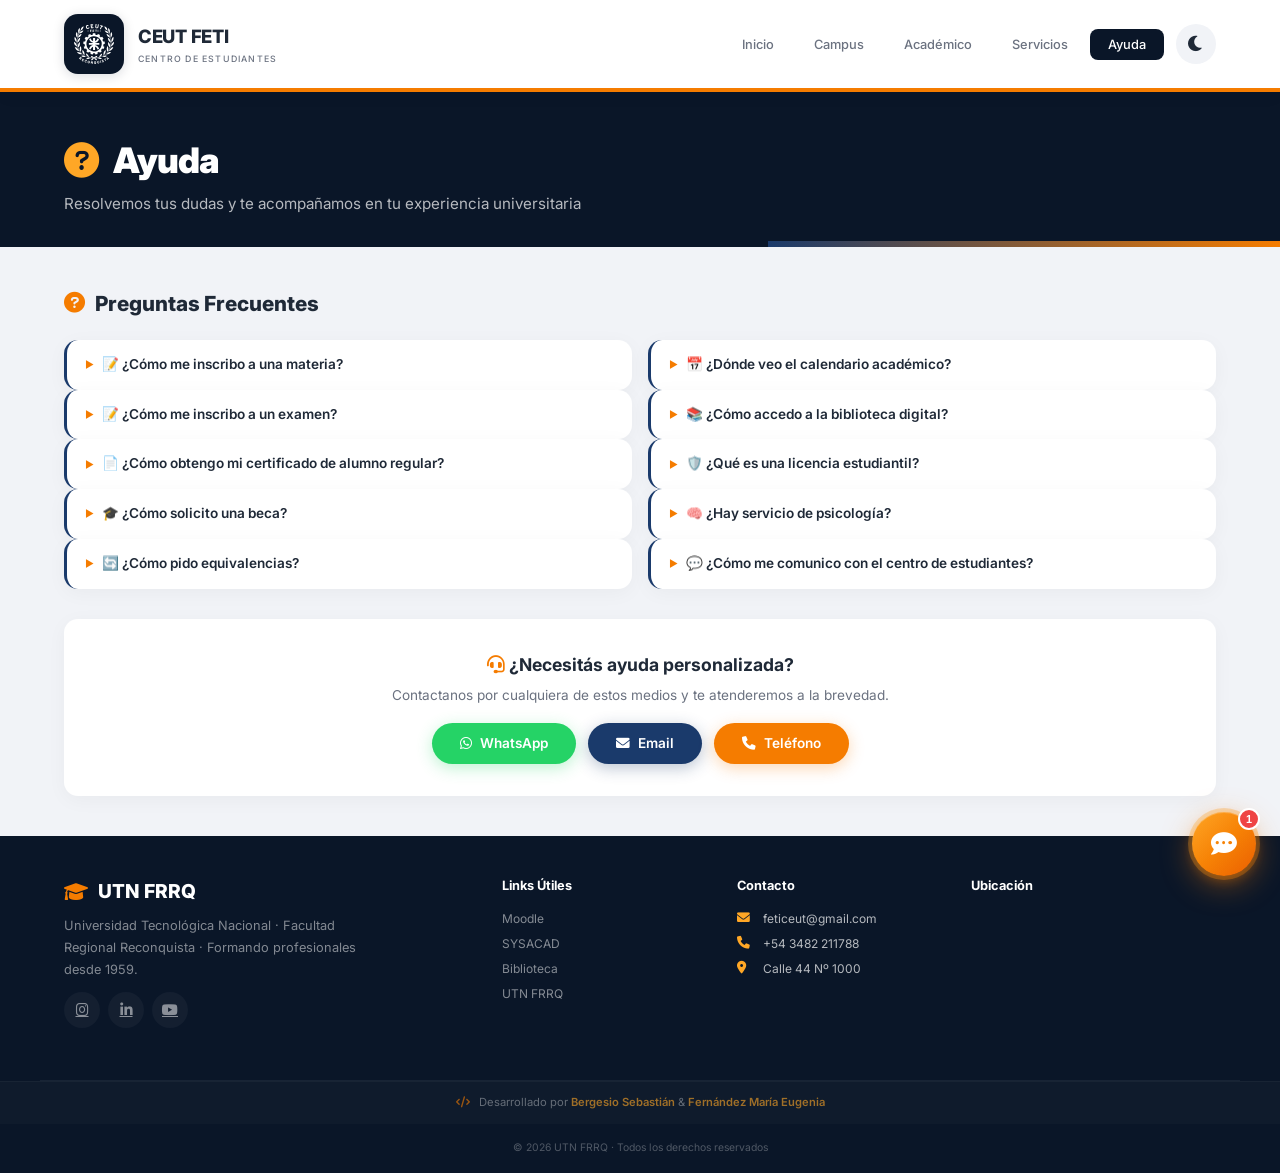
<file: ayuda.html>
<!DOCTYPE html>
<html lang="es">
<head>
    <meta charset="UTF-8" />
    <meta name="viewport" content="width=device-width, initial-scale=1.0" />
    <title>Ayuda · Centro de Estudiantes UTN FRRQ</title>

    <!-- ===== SEO ===== -->
    <meta name="description" content="Ayuda y preguntas frecuentes UTN FRRQ. Resolvé todas tus dudas sobre inscripciones, becas y trámites." />
    <meta name="keywords" content="UTN, FRRQ, Ayuda, Preguntas Frecuentes, FAQ, Inscripciones, Becas, Trámites" />
    <meta name="author" content="Bergesio Sebastián & Fernández María Eugenia" />
    <meta name="robots" content="index, follow" />
    <meta name="language" content="Spanish" />
    <meta name="revisit-after" content="7 days" />
    <link rel="canonical" href="https://tu-dominio.com/ayuda.html" />

    <!-- ===== Open Graph ===== -->
    <meta property="og:title" content="Ayuda · Centro de Estudiantes UTN FRRQ" />
    <meta property="og:description" content="Ayuda y preguntas frecuentes UTN FRRQ. Resolvé todas tus dudas sobre inscripciones, becas y trámites." />
    <meta property="og:type" content="website" />
    <meta property="og:url" content="https://tu-dominio.com/ayuda.html" />
    <meta property="og:image" content="https://tu-dominio.com/archivos/logo-utn-og.jpg" />
    <meta property="og:site_name" content="CEUT FETI" />

    <!-- ===== Twitter Cards ===== -->
    <meta name="twitter:card" content="summary_large_image" />
    <meta name="twitter:title" content="Ayuda · Centro de Estudiantes UTN FRRQ" />
    <meta name="twitter:description" content="Ayuda y preguntas frecuentes UTN FRRQ. Resolvé todas tus dudas sobre inscripciones, becas y trámites." />
    <meta name="twitter:image" content="https://tu-dominio.com/archivos/logo-utn-og.jpg" />

    <!-- ===== PWA ===== -->
    <link rel="manifest" href="/manifest.json" />
    <meta name="theme-color" content="#0A1628" />
    <meta name="apple-mobile-web-app-capable" content="yes" />
    <meta name="apple-mobile-web-app-status-bar-style" content="black-translucent" />
    <link rel="apple-touch-icon" href="/archivos/icon-192x192.png" />

    <link rel="preconnect" href="https://fonts.googleapis.com" />
    <link rel="preconnect" href="https://fonts.gstatic.com" crossorigin />
    <link href="https://fonts.googleapis.com/css2?family=Inter:opsz,wght@14..32,400;14..32,500;14..32,600;14..32,700;14..32,800;14..32,900&display=swap" rel="stylesheet" />
    <link rel="stylesheet" href="https://cdnjs.cloudflare.com/ajax/libs/font-awesome/6.0.0-beta3/css/all.min.css" />
    <style>
        * { margin: 0; padding: 0; box-sizing: border-box; }

        :root {
            --azul-oscuro: #0A1628;
            --azul: #1a3a6b;
            --azul-claro: #2B5B8C;
            --naranja: #F57C00;
            --naranja-claro: #FFA726;
            --gris: #F1F3F7;
            --blanco: #FFFFFF;
            --texto: #1F2937;
            --texto-claro: #6B7280;
            --sombra: 0 4px 20px rgba(0, 0, 0, 0.04);
            --sombra-hover: 0 8px 40px rgba(0, 0, 0, 0.08);
            --radio: 14px;
            --transition: 0.3s cubic-bezier(0.4, 0, 0.2, 1);
            --bg-color: #F1F3F7;
            --card-bg: #FFFFFF;
            --border-color: #e5e7eb;
            --shadow-color: rgba(0, 0, 0, 0.04);
        }

        [data-theme="dark"] {
            --bg-color: #121212;
            --texto: #E5E7EB;
            --texto-claro: #9CA3AF;
            --gris: #1A1A1A;
            --blanco: #1E1E1E;
            --card-bg: #1E1E1E;
            --sombra: 0 4px 20px rgba(0, 0, 0, 0.4);
            --sombra-hover: 0 8px 40px rgba(0, 0, 0, 0.6);
            --border-color: #2D2D2D;
            --shadow-color: rgba(0, 0, 0, 0.4);
            --azul-oscuro: #1a3a6b;
            --azul: #2B5B8C;
            --azul-claro: #4A7FB5;
        }

        html { scroll-behavior: smooth; }
        body {
            font-family: 'Inter', sans-serif;
            background: var(--bg-color);
            color: var(--texto);
            line-height: 1.6;
            transition: background 0.3s ease, color 0.3s ease;
        }
        .container { max-width: 1200px; margin: 0 auto; padding: 0 24px; }

        .main-header {
            background: var(--card-bg);
            padding: 14px 0;
            position: sticky;
            top: 0;
            z-index: 1000;
            border-bottom: 4px solid var(--naranja);
            box-shadow: 0 2px 20px var(--shadow-color);
            transition: background 0.3s ease, box-shadow 0.3s ease;
        }
        .header-container { display: flex; align-items: center; justify-content: space-between; }
        .logo { display: flex; align-items: center; gap: 14px; text-decoration: none; }
        .logo-icon {
            width: 60px; height: 60px;
            background: var(--azul-oscuro);
            padding: 6px;
            border-radius: 14px;
            overflow: hidden;
            display: flex;
            align-items: center;
            justify-content: center;
            box-shadow: 0 2px 12px rgba(10, 22, 40, 0.15);
            transition: all var(--transition);
        }
        .logo-icon:hover { transform: scale(1.05); box-shadow: 0 4px 20px rgba(10, 22, 40, 0.25); }
        .logo-icon img { width: 100%; height: 100%; object-fit: contain; filter: brightness(0) invert(1); }
        .logo-utn { font-weight: 800; font-size: 1.15rem; color: var(--texto); letter-spacing: -0.3px; transition: color 0.3s ease; }
        .logo-sub { font-size: 0.55rem; color: var(--texto-claro); text-transform: uppercase; letter-spacing: 1.2px; font-weight: 500; transition: color 0.3s ease; }

        .nav-list { display: flex; gap: 4px; list-style: none; align-items: center; }
        .nav-list a {
            color: var(--texto-claro);
            text-decoration: none;
            padding: 8px 18px;
            border-radius: 8px;
            font-size: 0.8rem;
            font-weight: 500;
            transition: all var(--transition);
        }
        .nav-list a:hover { color: var(--texto); background: var(--gris); }
        .nav-list a.active { color: white; background: var(--azul-oscuro); }

        .hamburger { display: none; flex-direction: column; gap: 4px; background: none; border: none; cursor: pointer; padding: 4px; }
        .hamburger span { width: 26px; height: 2.5px; background: var(--texto); border-radius: 2px; transition: background 0.3s ease; }

        .theme-toggle {
            background: var(--gris);
            border: none;
            border-radius: 50%;
            width: 40px; height: 40px;
            cursor: pointer;
            font-size: 1.1rem;
            color: var(--texto);
            transition: all var(--transition);
            display: flex;
            align-items: center;
            justify-content: center;
            margin-left: 8px;
        }
        .theme-toggle:hover { background: var(--naranja); color: white; transform: rotate(30deg); }

        .page-header {
            background: var(--azul-oscuro);
            padding: 40px 0 30px;
            position: relative;
            overflow: hidden;
        }
        .page-header::after {
            content: '';
            position: absolute;
            bottom: 0; right: 0;
            width: 40%; height: 6px;
            background: linear-gradient(90deg, var(--azul), var(--naranja));
        }
        .page-header h1 { font-size: 2.2rem; font-weight: 900; color: white; letter-spacing: -1px; }
        .page-header h1 i { color: var(--naranja-claro); margin-right: 10px; }
        .page-header p { color: rgba(255, 255, 255, 0.7); margin-top: 4px; font-size: 0.95rem; }

        .page-content { padding: 40px 0; }

        .faq-ampliada h2 {
            font-size: 1.3rem;
            font-weight: 800;
            color: var(--texto);
            display: flex;
            align-items: center;
            gap: 10px;
            margin-bottom: 20px;
            transition: color 0.3s ease;
        }
        .faq-ampliada h2 i { color: var(--naranja); }

        .faq-grid { display: grid; grid-template-columns: 1fr 1fr; gap: 16px; }

        .faq-item {
            background: var(--card-bg);
            border-radius: var(--radio);
            padding: 14px 18px;
            box-shadow: var(--sombra);
            transition: all var(--transition);
            border-left: 3px solid var(--azul);
        }
        .faq-item:hover { box-shadow: var(--sombra-hover); }
        .faq-item summary {
            font-weight: 600;
            font-size: 0.85rem;
            color: var(--texto);
            cursor: pointer;
            transition: color 0.3s ease;
            list-style: none;
            display: flex;
            align-items: center;
            gap: 8px;
        }
        .faq-item summary::-webkit-details-marker { display: none; }
        .faq-item summary::before {
            content: '▶';
            font-size: 0.6rem;
            color: var(--naranja);
            transition: transform 0.3s ease;
        }
        .faq-item[open] summary::before { transform: rotate(90deg); }
        .faq-item p { margin-top: 8px; font-size: 0.8rem; color: var(--texto-claro); transition: color 0.3s ease; }
        .faq-item p strong { color: var(--azul); }

        .contacto-rapido {
            background: var(--card-bg);
            border-radius: var(--radio);
            padding: 32px;
            margin-top: 30px;
            box-shadow: var(--sombra);
            text-align: center;
            transition: all var(--transition);
        }
        .contacto-rapido:hover { box-shadow: var(--sombra-hover); }
        .contacto-rapido h3 { font-size: 1.1rem; color: var(--texto); margin-bottom: 6px; transition: color 0.3s ease; }
        .contacto-rapido h3 i { color: var(--naranja); }
        .contacto-rapido p { color: var(--texto-claro); margin-bottom: 16px; font-size: 0.85rem; transition: color 0.3s ease; }

        .contact-buttons { display: flex; justify-content: center; gap: 12px; flex-wrap: wrap; }
        .contact-buttons a {
            display: inline-flex;
            align-items: center;
            gap: 8px;
            padding: 10px 28px;
            border-radius: 50px;
            font-weight: 600;
            transition: all var(--transition);
            text-decoration: none;
            font-size: 0.85rem;
        }
        .contact-buttons .whatsapp { background: #25D366; color: white; box-shadow: 0 4px 16px rgba(37, 211, 102, 0.3); }
        .contact-buttons .whatsapp:hover { background: #1da851; transform: translateY(-3px); box-shadow: 0 8px 24px rgba(37, 211, 102, 0.4); }
        .contact-buttons .email { background: var(--azul); color: white; box-shadow: 0 4px 16px rgba(26, 58, 107, 0.3); }
        .contact-buttons .email:hover { background: var(--azul-oscuro); transform: translateY(-3px); box-shadow: 0 8px 24px rgba(26, 58, 107, 0.4); }
        .contact-buttons .phone { background: var(--naranja); color: white; box-shadow: 0 4px 16px rgba(245, 124, 0, 0.3); }
        .contact-buttons .phone:hover { background: #E65100; transform: translateY(-3px); box-shadow: 0 8px 24px rgba(245, 124, 0, 0.4); }

        .main-footer { background: var(--azul-oscuro); color: rgba(255, 255, 255, 0.7); padding: 40px 0 0; }
        .footer-container { display: grid; grid-template-columns: 2fr 1fr 1fr 1.2fr; gap: 30px; padding-bottom: 24px; border-bottom: 1px solid rgba(255, 255, 255, 0.06); }
        .footer-logo { font-size: 1.2rem; font-weight: 800; color: white; display: flex; align-items: center; gap: 10px; margin-bottom: 8px; }
        .footer-logo i { color: var(--naranja); }
        .footer-desc { font-size: 0.8rem; line-height: 1.7; opacity: 0.7; max-width: 320px; }
        .footer-social { display: flex; gap: 8px; margin-top: 12px; }
        .footer-social a {
            width: 36px; height: 36px;
            border-radius: 50%;
            background: rgba(255, 255, 255, 0.04);
            display: flex;
            align-items: center;
            justify-content: center;
            color: rgba(255, 255, 255, 0.5);
            transition: all var(--transition);
            font-size: 0.9rem;
        }
        .footer-social a:hover { background: var(--naranja); color: white; transform: translateY(-3px); box-shadow: 0 4px 16px rgba(245, 124, 0, 0.3); }
        .footer-col h4 { color: white; font-size: 0.8rem; font-weight: 700; margin-bottom: 12px; }
        .footer-col ul { list-style: none; }
        .footer-col ul li { font-size: 0.75rem; margin-bottom: 6px; display: flex; align-items: center; gap: 8px; }
        .footer-col ul li a { color: rgba(255, 255, 255, 0.5); text-decoration: none; transition: all var(--transition); }
        .footer-col ul li a:hover { color: var(--naranja-claro); }
        .footer-col ul li i { width: 18px; color: var(--naranja-claro); font-size: 0.8rem; }
        .footer-map iframe { width: 100%; height: 140px; border-radius: var(--radio); border: none; }

        .footer-credits { background: rgba(255, 255, 255, 0.02); padding: 12px 0; border-top: 1px solid rgba(255, 255, 255, 0.04); text-align: center; }
        .footer-credits p { font-size: 0.7rem; opacity: 0.6; color: rgba(255, 255, 255, 0.6); }
        .footer-credits p i { color: var(--naranja); margin-right: 6px; }
        .footer-credits p strong { color: var(--naranja-claro); font-weight: 600; }
        .footer-bottom { text-align: center; padding: 16px 0; font-size: 0.65rem; opacity: 0.4; }

        @media (max-width: 820px) {
            .hamburger { display: flex; }
            .main-nav {
                display: none;
                position: absolute;
                top: 72px; left: 0; right: 0;
                background: var(--card-bg);
                padding: 16px 24px;
                border-radius: 0 0 12px 12px;
                box-shadow: 0 8px 30px var(--shadow-color);
                border-top: 2px solid var(--naranja);
                transition: background 0.3s ease;
            }
            .main-nav.open { display: block; }
            .nav-list { flex-direction: column; gap: 2px; }
            .nav-list a { display: block; padding: 10px 16px; }
            .faq-grid { grid-template-columns: 1fr; }
            .footer-container { grid-template-columns: 1fr 1fr; gap: 24px; }
            .page-header h1 { font-size: 1.8rem; }
            .logo-icon { width: 50px; height: 50px; }
            .logo-utn { font-size: 1rem; }
            .theme-toggle { width: 36px; height: 36px; font-size: 0.95rem; }
        }

        @media (max-width: 480px) {
            .container { padding: 0 16px; }
            .footer-container { grid-template-columns: 1fr; gap: 20px; }
            .page-header { padding: 30px 0 20px; }
            .page-header h1 { font-size: 1.5rem; }
            .contacto-rapido { padding: 20px 16px; }
            .contact-buttons a { width: 100%; justify-content: center; }
            .footer-credits p { font-size: 0.6rem; }
            .logo-icon { width: 44px; height: 44px; padding: 4px; }
            .logo-utn { font-size: 0.9rem; }
            .theme-toggle { width: 32px; height: 32px; font-size: 0.8rem; }
            .faq-item { padding: 12px 14px; }
            .faq-item summary { font-size: 0.75rem; }
            .faq-item p { font-size: 0.7rem; }
        }
    </style>
</head>
<body>

    <header class="main-header">
        <div class="container header-container">
            <a href="index.html" class="logo">
                <div class="logo-icon">
                    <img src="archivos/Logo CEUT_FETI.svg" alt="UTN FRRQ" />
                </div>
                <div>
                    <div class="logo-utn">CEUT FETI</div>
                    <div class="logo-sub">Centro de Estudiantes</div>
                </div>
            </a>
            <nav class="main-nav">
                <ul class="nav-list">
                    <li><a href="index.html">Inicio</a></li>
                    <li><a href="campus.html">Campus</a></li>
                    <li><a href="academico.html">Académico</a></li>
                    <li><a href="servicios.html">Servicios</a></li>
                    <li><a href="ayuda.html" class="active">Ayuda</a></li>
                    <li>
                        <button class="theme-toggle" id="themeToggle" aria-label="Cambiar tema">
                            <i class="fas fa-moon"></i>
                        </button>
                    </li>
                </ul>
            </nav>
            <button class="hamburger" aria-label="Menú">
                <span></span><span></span><span></span>
            </button>
        </div>
    </header>

    <section class="page-header">
        <div class="container">
            <h1><i class="fas fa-circle-question"></i> Ayuda</h1>
            <p>Resolvemos tus dudas y te acompañamos en tu experiencia universitaria</p>
        </div>
    </section>

    <section class="page-content">
        <div class="container">

            <div class="faq-ampliada">
                <h2><i class="fas fa-question-circle"></i> Preguntas Frecuentes</h2>
                <div class="faq-grid">

                    <div>
                        <details class="faq-item">
                            <summary>📝 ¿Cómo me inscribo a una materia?</summary>
                            <p>Ingresá a <strong>SYSACAD</strong> → "Inscripción a Cursado". Si recursás una materia estando Regular, solicitá que te añadan en Alumnado.</p>
                        </details>

                        <details class="faq-item">
                            <summary>📝 ¿Cómo me inscribo a un examen?</summary>
                            <p>Desde <strong>SYSACAD</strong> → "Inscripción a Exámenes". Se te mostrará la fecha y hora del examen.</p>
                        </details>

                        <details class="faq-item">
                            <summary>📄 ¿Cómo obtengo mi certificado de alumno regular?</summary>
                            <p>Descargalo desde <strong>SYSACAD</strong> → "Descarga de certificados". También podés pedirlo en Alumnado.</p>
                        </details>

                        <details class="faq-item">
                            <summary>🎓 ¿Cómo solicito una beca?</summary>
                            <p>Las convocatorias se publican en el área <strong>Académico</strong>. Completá el formulario online cuando esté disponible.</p>
                        </details>

                        <details class="faq-item">
                            <summary>🔄 ¿Cómo pido equivalencias?</summary>
                            <p>Completá el formulario de <strong>Solicitud de Equivalencias</strong> disponible en la sección Académico y presentalo en Alumnado.</p>
                        </details>
                    </div>

                    <div>
                        <details class="faq-item">
                            <summary>📅 ¿Dónde veo el calendario académico?</summary>
                            <p>En la sección <strong>Académico</strong> tenés el calendario integrado de Google con todas las fechas importantes.</p>
                        </details>

                        <details class="faq-item">
                            <summary>📚 ¿Cómo accedo a la biblioteca digital?</summary>
                            <p>En <strong>Servicios</strong> → "Biblioteca" tenés enlaces a eLibro, WeLibrary y el catálogo KOHA.</p>
                        </details>

                        <details class="faq-item">
                            <summary>🛡️ ¿Qué es una licencia estudiantil?</summary>
                            <p>Es un permiso que pausa tus actividades académicas sin perder tus derechos. Conocé todas las causales en la sección <strong>Académico</strong>.</p>
                        </details>

                        <details class="faq-item">
                            <summary>🧠 ¿Hay servicio de psicología?</summary>
                            <p>Sí, contamos con <strong>Psicóloga</strong> a disposición de los estudiantes. Consultá en el área de Servicios.</p>
                        </details>

                        <details class="faq-item">
                            <summary>💬 ¿Cómo me comunico con el centro de estudiantes?</summary>
                            <p>Podés escribirnos por <strong>WhatsApp</strong> al +54 3482 211788, por <strong>email</strong> a feticeut@gmail.com o visitarnos en la facultad.</p>
                        </details>
                    </div>

                </div>
            </div>

            <div class="contacto-rapido">
                <h3><i class="fas fa-headset"></i> ¿Necesitás ayuda personalizada?</h3>
                <p>Contactanos por cualquiera de estos medios y te atenderemos a la brevedad.</p>
                <div class="contact-buttons">
                    <a href="https://wa.me/543482211788" class="whatsapp" target="_blank"><i class="fab fa-whatsapp"></i> WhatsApp</a>
                    <a href="mailto:feticeut@gmail.com" class="email"><i class="fas fa-envelope"></i> Email</a>
                    <a href="tel:+543482211788" class="phone"><i class="fas fa-phone"></i> Teléfono</a>
                </div>
            </div>

        </div>
    </section>

    <footer class="main-footer">
        <div class="container footer-container">
            <div>
                <div class="footer-logo"><i class="fas fa-graduation-cap"></i>UTN FRRQ</div>
                <p class="footer-desc">Universidad Tecnológica Nacional · Facultad Regional Reconquista · Formando profesionales desde 1959.</p>
                <div class="footer-social">
                    <a href="#" aria-label="Instagram"><i class="fab fa-instagram"></i></a>
                    <a href="#" aria-label="LinkedIn"><i class="fab fa-linkedin-in"></i></a>
                    <a href="#" aria-label="YouTube"><i class="fab fa-youtube"></i></a>
                </div>
            </div>
            <div class="footer-col">
                <h4>Links Útiles</h4>
                <ul>
                    <li><a href="https://frrq.cvg.utn.edu.ar/" target="_blank">Moodle</a></li>
                    <li><a href="https://www3.frrq.utn.edu.ar/sysacadweb/loginalumno.asp" target="_blank">SYSACAD</a></li>
                    <li><a href="https://www.frrq.utn.edu.ar/biblioteca-ing-alcides-martinez/" target="_blank">Biblioteca</a></li>
                    <li><a href="https://www.frrq.utn.edu.ar" target="_blank">UTN FRRQ</a></li>
                </ul>
            </div>
            <div class="footer-col">
                <h4>Contacto</h4>
                <ul>
                    <li><i class="fas fa-envelope"></i> feticeut@gmail.com</li>
                    <li><i class="fas fa-phone"></i> +54 3482 211788</li>
                    <li><i class="fas fa-map-marker-alt"></i> Calle 44 Nº 1000</li>
                </ul>
            </div>
            <div class="footer-col">
                <h4>Ubicación</h4>
                <div class="footer-map">
                    <iframe src="https://www.google.com/maps/embed?pb=!1m14!1m8!1m3!1d6969.241812949353!2d-59.66433200000001!3d-29.146370000000005!3m2!1i1024!2i768!4f13.1!3m3!1m2!1s0x944eb070e4b85b65%3A0x2aae9b3904deeb0f!2sUTN%20-%20Facultad%20Regional%20Reconquista!5e0!3m2!1ses!2sus!4v1785991252262!5m2!1ses!2sus"
                    width="100%" height="140" style="border:0; border-radius:8px;" allowfullscreen="" loading="lazy">
                </iframe>
            </div>
        </div>
    </div>

    <div class="footer-credits">
        <div class="container">
            <p><i class="fas fa-code"></i> Desarrollado por <strong>Bergesio Sebastián</strong> &amp; <strong>Fernández María Eugenia</strong></p>
        </div>
    </div>
    <div class="footer-bottom">
        <div class="container"><p>&copy; 2026 UTN FRRQ · Todos los derechos reservados</p></div>
    </div>
    </footer>

    <!-- ===== SCRIPT PRINCIPAL ===== -->
    <script>
        const themeToggle = document.getElementById('themeToggle');
        const icon = themeToggle.querySelector('i');

        function setTheme(theme) {
            document.documentElement.setAttribute('data-theme', theme);
            localStorage.setItem('theme', theme);
            icon.className = theme === 'dark' ? 'fas fa-sun' : 'fas fa-moon';
        }

        const savedTheme = localStorage.getItem('theme');
        if (savedTheme) {
            setTheme(savedTheme);
        } else if (window.matchMedia('(prefers-color-scheme: dark)').matches) {
            setTheme('dark');
        } else {
            setTheme('light');
        }

        themeToggle.addEventListener('click', function() {
            const current = document.documentElement.getAttribute('data-theme');
            setTheme(current === 'dark' ? 'light' : 'dark');
        });

        const hamburger = document.querySelector('.hamburger');
        const mainNav = document.querySelector('.main-nav');

        hamburger.addEventListener('click', function(e) {
            e.stopPropagation();
            mainNav.classList.toggle('open');
        });

        document.querySelectorAll('.nav-list a').forEach(link => {
            link.addEventListener('click', function() {
                if (window.innerWidth <= 820) mainNav.classList.remove('open');
            });
        });

        document.addEventListener('click', function(event) {
            const isClickInside = mainNav.contains(event.target) || hamburger.contains(event.target);
            if (!isClickInside && window.innerWidth <= 820) mainNav.classList.remove('open');
        });

        if ('serviceWorker' in navigator) {
            window.addEventListener('load', () => {
                navigator.serviceWorker.register('/sw.js')
                    .then(registration => {
                        console.log('Service Worker registrado con éxito:', registration);
                    })
                    .catch(error => {
                        console.log('Error al registrar el Service Worker:', error);
                    });
            });
        }
    </script>

    <!-- ===== CHATBOT (externalizado) ===== -->
    <script src="chatbot.js" defer></script>
</body>
</html>
</file>
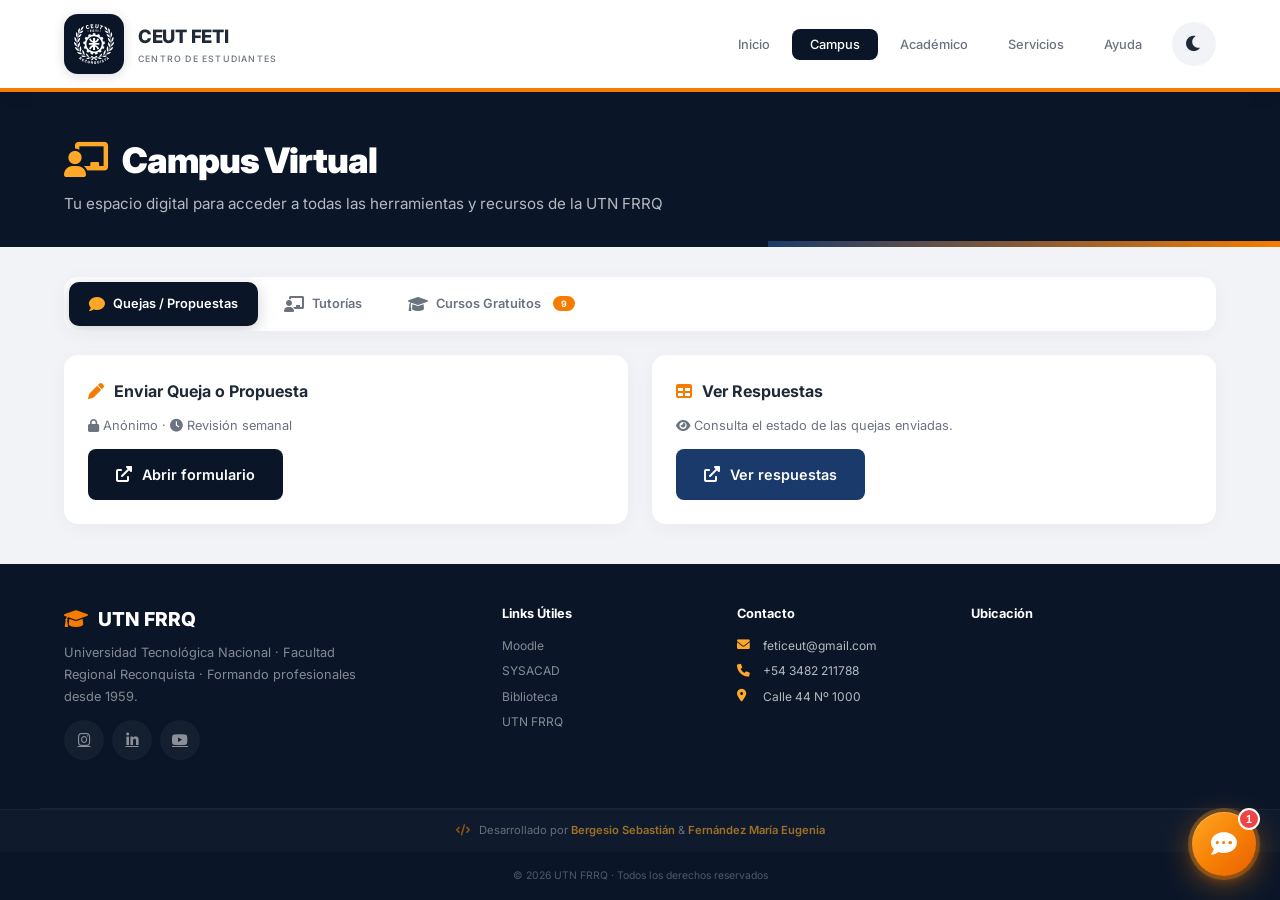
<file: campus.html>
<!DOCTYPE html>
<html lang="es">
<head>
    <meta charset="UTF-8" />
    <meta name="viewport" content="width=device-width, initial-scale=1.0, viewport-fit=cover" />
    <title>Campus Virtual · Centro de Estudiantes UTN FRRQ</title>

    <meta name="description" content="Campus Virtual UTN FRRQ. Tutorías, cursos gratuitos, quejas y propuestas para estudiantes." />
    <meta name="keywords" content="UTN, FRRQ, Campus Virtual, Tutorías, Cursos Gratuitos, Quejas, Propuestas, Estudiantes" />
    <meta name="author" content="Bergesio Sebastián & Fernández María Eugenia" />
    <meta name="robots" content="index, follow" />
    <meta name="language" content="Spanish" />
    <meta name="revisit-after" content="7 days" />
    <link rel="canonical" href="https://tu-dominio.com/campus.html" />

    <meta property="og:title" content="Campus Virtual · Centro de Estudiantes UTN FRRQ" />
    <meta property="og:description" content="Campus Virtual UTN FRRQ. Tutorías, cursos gratuitos, quejas y propuestas para estudiantes." />
    <meta property="og:type" content="website" />
    <meta property="og:url" content="https://tu-dominio.com/campus.html" />
    <meta property="og:image" content="https://tu-dominio.com/archivos/logo-utn-og.jpg" />
    <meta property="og:site_name" content="CEUT FETI" />

    <meta name="twitter:card" content="summary_large_image" />
    <meta name="twitter:title" content="Campus Virtual · Centro de Estudiantes UTN FRRQ" />
    <meta name="twitter:description" content="Campus Virtual UTN FRRQ. Tutorías, cursos gratuitos, quejas y propuestas para estudiantes." />
    <meta name="twitter:image" content="https://tu-dominio.com/archivos/logo-utn-og.jpg" />

    <link rel="manifest" href="/manifest.json" />
    <meta name="theme-color" content="#0A1628" />
    <meta name="apple-mobile-web-app-capable" content="yes" />
    <meta name="apple-mobile-web-app-status-bar-style" content="black-translucent" />
    <link rel="apple-touch-icon" href="/archivos/icon-192x192.png" />

    <link rel="preconnect" href="https://fonts.googleapis.com" />
    <link rel="preconnect" href="https://fonts.gstatic.com" crossorigin />
    <link href="https://fonts.googleapis.com/css2?family=Inter:opsz,wght@14..32,400;14..32,500;14..32,600;14..32,700;14..32,800;14..32,900&display=swap" rel="stylesheet" />
    <link rel="stylesheet" href="https://cdnjs.cloudflare.com/ajax/libs/font-awesome/6.0.0-beta3/css/all.min.css" />
    <style>
        * { margin: 0; padding: 0; box-sizing: border-box; }

        :root {
            --azul-oscuro: #0A1628;
            --azul: #1a3a6b;
            --azul-claro: #2B5B8C;
            --naranja: #F57C00;
            --naranja-claro: #FFA726;
            --gris: #F1F3F7;
            --blanco: #FFFFFF;
            --texto: #1F2937;
            --texto-claro: #6B7280;
            --sombra: 0 4px 20px rgba(0, 0, 0, 0.04);
            --sombra-hover: 0 8px 40px rgba(0, 0, 0, 0.08);
            --radio: 14px;
            --transition: 0.3s cubic-bezier(0.4, 0, 0.2, 1);
            --verde: #10B981;
            --rojo: #EF4444;
            --ambar: #F59E0B;
            --telegram: #0088CC;
            --bg-color: #F1F3F7;
            --card-bg: #FFFFFF;
            --border-color: #e5e7eb;
            --shadow-color: rgba(0, 0, 0, 0.04);
            --badge-certificado-bg: #D1FAE5;
            --badge-certificado-color: #065F46;
            --badge-certificado-border: rgba(16, 185, 129, 0.3);
            --badge-no-certificado-bg: #FEF3C7;
            --badge-no-certificado-color: #92400E;
            --badge-no-certificado-border: rgba(245, 158, 11, 0.3);
        }

        [data-theme="dark"] {
            --bg-color: #121212;
            --texto: #E5E7EB;
            --texto-claro: #9CA3AF;
            --gris: #1A1A1A;
            --blanco: #1E1E1E;
            --card-bg: #1E1E1E;
            --sombra: 0 4px 20px rgba(0, 0, 0, 0.4);
            --sombra-hover: 0 8px 40px rgba(0, 0, 0, 0.6);
            --border-color: #2D2D2D;
            --azul-oscuro: #1a3a6b;
            --azul: #2B5B8C;
            --azul-claro: #4A7FB5;
            --verde: #34D399;
            --rojo: #F87171;
            --ambar: #FBBF24;
            --badge-certificado-bg: #064E3B;
            --badge-certificado-color: #6EE7B7;
            --badge-certificado-border: rgba(16, 185, 129, 0.3);
            --badge-no-certificado-bg: #78350F;
            --badge-no-certificado-color: #FCD34D;
            --badge-no-certificado-border: rgba(245, 158, 11, 0.3);
        }

        html {
            scroll-behavior: smooth;
            -webkit-text-size-adjust: 100%;
            text-size-adjust: 100%;
        }

        body {
            font-family: 'Inter', sans-serif;
            background: var(--bg-color);
            color: var(--texto);
            line-height: 1.6;
            transition: background 0.3s ease, color 0.3s ease;
            -webkit-font-smoothing: antialiased;
            -moz-osx-font-smoothing: grayscale;
            overflow-x: hidden;
        }

        img { max-width: 100%; height: auto; }

        a, button {
            -webkit-tap-highlight-color: transparent;
            touch-action: manipulation;
        }

        .container { max-width: 1200px; margin: 0 auto; padding: 0 24px; }

        .main-header {
            background: var(--card-bg);
            padding: 14px 0;
            padding-top: calc(14px + env(safe-area-inset-top, 0px));
            position: sticky;
            top: 0;
            z-index: 1000;
            border-bottom: 4px solid var(--naranja);
            box-shadow: 0 2px 20px var(--shadow-color);
            transition: background 0.3s ease, box-shadow 0.3s ease;
        }
        .header-container { display: flex; align-items: center; justify-content: space-between; }
        .logo { display: flex; align-items: center; gap: 14px; text-decoration: none; }
        .logo-icon {
            width: 60px; height: 60px;
            background: var(--azul-oscuro);
            padding: 6px;
            border-radius: 14px;
            overflow: hidden;
            display: flex;
            align-items: center;
            justify-content: center;
            box-shadow: 0 2px 12px rgba(10, 22, 40, 0.15);
            transition: all var(--transition);
        }
        .logo-icon:hover { transform: scale(1.05); box-shadow: 0 4px 20px rgba(10, 22, 40, 0.25); }
        .logo-icon img { width: 100%; height: 100%; object-fit: contain; filter: brightness(0) invert(1); }
        .logo-utn { font-weight: 800; font-size: 1.15rem; color: var(--texto); letter-spacing: -0.3px; transition: color 0.3s ease; }
        .logo-sub { font-size: 0.55rem; color: var(--texto-claro); text-transform: uppercase; letter-spacing: 1.2px; font-weight: 500; transition: color 0.3s ease; }

        .nav-list { display: flex; gap: 4px; list-style: none; align-items: center; }
        .nav-list a {
            color: var(--texto-claro);
            text-decoration: none;
            padding: 8px 18px;
            border-radius: 8px;
            font-size: 0.8rem;
            font-weight: 500;
            transition: all var(--transition);
        }
        .nav-list a:hover { color: var(--texto); background: var(--gris); }
        .nav-list a.active { color: white; background: var(--azul-oscuro); }

        .hamburger {
            display: none;
            flex-direction: column;
            gap: 4px;
            background: none;
            border: none;
            cursor: pointer;
            padding: 8px;
            min-width: 44px;
            min-height: 44px;
            align-items: center;
            justify-content: center;
        }
        .hamburger span { width: 26px; height: 2.5px; background: var(--texto); border-radius: 2px; transition: background 0.3s ease; }

        .theme-toggle {
            background: var(--gris);
            border: none;
            border-radius: 50%;
            width: 44px; height: 44px;
            cursor: pointer;
            font-size: 1.1rem;
            color: var(--texto);
            transition: all var(--transition);
            display: flex;
            align-items: center;
            justify-content: center;
            margin-left: 8px;
        }
        .theme-toggle:hover { background: var(--naranja); color: white; transform: rotate(30deg); }

        .page-header {
            background: var(--azul-oscuro);
            padding: 40px 0 30px;
            position: relative;
            overflow: hidden;
        }
        .page-header::after {
            content: '';
            position: absolute;
            bottom: 0; right: 0;
            width: 40%; height: 6px;
            background: linear-gradient(90deg, var(--azul), var(--naranja));
        }
        .page-header h1 { font-size: 2.2rem; font-weight: 900; color: white; letter-spacing: -1px; }
        .page-header h1 i { color: var(--naranja-claro); margin-right: 10px; }
        .page-header p { color: rgba(255, 255, 255, 0.7); margin-top: 4px; font-size: 0.95rem; }

        .tabs-campus {
            display: flex;
            gap: 6px;
            margin-bottom: 24px;
            background: var(--card-bg);
            border-radius: var(--radio);
            padding: 5px;
            box-shadow: var(--sombra);
            overflow-x: auto;
            -webkit-overflow-scrolling: touch;
            scrollbar-width: none;
            transition: background 0.3s ease, box-shadow 0.3s ease;
        }
        .tabs-campus::-webkit-scrollbar { display: none; }
        .tab-btn-campus {
            display: flex;
            align-items: center;
            gap: 8px;
            padding: 12px 20px;
            border: none;
            border-radius: 10px;
            cursor: pointer;
            font-weight: 600;
            font-size: 0.8rem;
            transition: all var(--transition);
            background: transparent;
            color: var(--texto-claro);
            white-space: nowrap;
            font-family: inherit;
            min-height: 44px;
        }
        .tab-btn-campus:hover { background: rgba(26, 58, 107, 0.05); }
        .tab-btn-campus.active { background: var(--azul-oscuro); color: white; box-shadow: 0 4px 15px rgba(10, 22, 40, 0.2); }
        .tab-btn-campus .tab-icon { font-size: 1rem; transition: all var(--transition); }
        .tab-btn-campus.active .tab-icon { color: var(--naranja-claro); }
        .tab-btn-campus .tab-label { font-weight: 600; }
        .tab-btn-campus .tab-badge {
            font-size: 0.55rem;
            font-weight: 700;
            background: var(--naranja);
            color: white;
            padding: 2px 8px;
            border-radius: 20px;
            margin-left: 4px;
        }

        .tab-content-campus { display: none; }
        .tab-content-campus.active { display: block; animation: fadeIn 0.3s ease; }

        @keyframes fadeIn {
            from { opacity: 0; transform: translateY(8px); }
            to { opacity: 1; transform: translateY(0); }
        }

        .page-content { padding: 30px 0 40px; }

        .grid-2 { display: grid; grid-template-columns: 1fr 1fr; gap: 24px; }

        .card-white {
            background: var(--card-bg);
            border-radius: var(--radio);
            padding: 24px;
            box-shadow: var(--sombra);
            transition: all var(--transition);
        }
        .card-white:hover { box-shadow: var(--sombra-hover); }
        .card-white h3 { font-size: 1rem; font-weight: 700; color: var(--texto); margin-bottom: 12px; display: flex; align-items: center; gap: 10px; transition: color 0.3s ease; }
        .card-white h3 i { color: var(--naranja); }

        .btn-primary {
            display: inline-flex;
            align-items: center;
            justify-content: center;
            gap: 10px;
            background: var(--azul-oscuro);
            color: white;
            padding: 14px 28px;
            border-radius: 8px;
            text-decoration: none;
            font-weight: 600;
            transition: all var(--transition);
            border: none;
            cursor: pointer;
            font-family: inherit;
            font-size: 0.9rem;
            min-height: 48px;
        }
        .btn-primary:hover { transform: translateY(-2px); box-shadow: 0 8px 24px rgba(26, 58, 107, 0.25); }
        .btn-primary i { font-size: 1rem; }

        .cursos-header {
            background: var(--card-bg);
            border-radius: var(--radio);
            padding: 24px 28px;
            margin-bottom: 24px;
            box-shadow: var(--sombra);
            border-left: 4px solid var(--naranja);
            transition: all var(--transition);
        }
        .cursos-header:hover { box-shadow: var(--sombra-hover); }
        .cursos-header-content h3 { font-size: 1.1rem; font-weight: 700; color: var(--texto); display: flex; align-items: center; gap: 10px; margin-bottom: 6px; transition: color 0.3s ease; }
        .cursos-header-content h3 i { color: var(--naranja); }
        .cursos-header-content > p { font-size: 0.85rem; color: var(--texto-claro); margin-bottom: 12px; line-height: 1.6; transition: color 0.3s ease; }
        .cursos-badges { display: flex; gap: 12px; flex-wrap: wrap; margin-bottom: 10px; }
        .cursos-badges .badge-certificado {
            display: inline-flex;
            align-items: center;
            gap: 6px;
            font-size: 0.7rem;
            font-weight: 600;
            padding: 4px 14px;
            border-radius: 20px;
            background: var(--badge-certificado-bg);
            color: var(--badge-certificado-color);
            border: 1px solid var(--badge-certificado-border);
        }
        .cursos-badges .badge-certificado i { color: var(--badge-certificado-color); font-size: 0.7rem; }
        .cursos-badges .badge-no-certificado {
            display: inline-flex;
            align-items: center;
            gap: 6px;
            font-size: 0.7rem;
            font-weight: 600;
            padding: 4px 14px;
            border-radius: 20px;
            background: var(--badge-no-certificado-bg);
            color: var(--badge-no-certificado-color);
            border: 1px solid var(--badge-no-certificado-border);
        }
        .cursos-badges .badge-no-certificado i { color: var(--badge-no-certificado-color); font-size: 0.7rem; }
        .cursos-leyenda {
            background: var(--gris);
            border-radius: 8px;
            padding: 10px 14px;
            font-size: 0.75rem;
            color: var(--texto-claro);
            display: flex;
            align-items: flex-start;
            gap: 8px;
            line-height: 1.5;
            transition: background 0.3s ease, color 0.3s ease;
        }
        .cursos-leyenda i { color: var(--naranja); font-size: 0.85rem; margin-top: 2px; }
        .cursos-advertencia {
            display: flex;
            align-items: flex-start;
            gap: 12px;
            background: rgba(239, 68, 68, 0.06);
            border: 1px solid rgba(239, 68, 68, 0.15);
            border-radius: 8px;
            padding: 12px 16px;
            margin-top: 10px;
            font-size: 0.78rem;
            color: #991B1B;
            line-height: 1.6;
        }
        [data-theme="dark"] .cursos-advertencia {
            color: #FCA5A5;
            background: rgba(239, 68, 68, 0.1);
            border-color: rgba(239, 68, 68, 0.2);
        }
        .cursos-advertencia i { font-size: 1.1rem; color: #DC2626; margin-top: 2px; flex-shrink: 0; }
        .cursos-advertencia strong { color: #7F1D1D; }
        [data-theme="dark"] .cursos-advertencia strong { color: #FCA5A5; }
        .cursos-advertencia div { flex: 1; }

        .grid-3 { display: grid; grid-template-columns: repeat(3, 1fr); gap: 20px; }

        .curso-card {
            background: var(--card-bg);
            border-radius: var(--radio);
            padding: 24px 20px;
            box-shadow: var(--sombra);
            transition: all var(--transition);
            border-bottom: 4px solid var(--azul);
            text-align: center;
            position: relative;
            overflow: hidden;
        }
        .curso-card:hover { transform: translateY(-4px); box-shadow: var(--sombra-hover); }
        .curso-card .cert-badge {
            position: absolute;
            top: 10px;
            right: 10px;
            font-size: 0.55rem;
            font-weight: 700;
            text-transform: uppercase;
            letter-spacing: 0.5px;
            padding: 3px 10px;
            border-radius: 20px;
        }
        .curso-card .cert-badge.verde {
            background: var(--badge-certificado-bg);
            color: var(--badge-certificado-color);
            border: 1px solid var(--badge-certificado-border);
        }
        .curso-card .cert-badge.ambar {
            background: var(--badge-no-certificado-bg);
            color: var(--badge-no-certificado-color);
            border: 1px solid var(--badge-no-certificado-border);
        }
        .curso-card.certificado { border-bottom-color: var(--verde); }
        .curso-card.certificado:hover { border-bottom-color: #059669; }
        .curso-card.certificado .icono { color: var(--verde); }
        .curso-card.certificado:hover .icono { color: #059669; }
        .curso-card.no-certificado { border-bottom-color: var(--ambar); }
        .curso-card.no-certificado:hover { border-bottom-color: #D97706; }
        .curso-card.no-certificado .icono { color: var(--ambar); }
        .curso-card.no-certificado:hover .icono { color: #D97706; }
        .curso-card .icono { font-size: 2.2rem; margin-bottom: 8px; transition: all var(--transition); }
        .curso-card h4 { font-size: 0.9rem; font-weight: 700; color: var(--texto); transition: color 0.3s ease; }
        .curso-card .categoria {
            display: inline-block;
            font-size: 0.55rem;
            font-weight: 600;
            padding: 3px 12px;
            border-radius: 20px;
            background: var(--gris);
            color: var(--texto-claro);
            margin-bottom: 6px;
            text-transform: uppercase;
            letter-spacing: 0.5px;
            transition: background 0.3s ease, color 0.3s ease;
        }
        .curso-card p { font-size: 0.75rem; color: var(--texto-claro); transition: color 0.3s ease; }
        .curso-card .btn-curso {
            display: inline-flex;
            align-items: center;
            justify-content: center;
            gap: 6px;
            margin-top: 10px;
            padding: 10px 18px;
            background: var(--azul-oscuro);
            color: white;
            border-radius: 50px;
            font-size: 0.7rem;
            font-weight: 600;
            text-decoration: none;
            transition: all var(--transition);
            width: 100%;
            min-height: 42px;
        }
        .curso-card .btn-curso:hover { background: var(--azul); transform: translateY(-2px); }
        .curso-card.certificado .btn-curso { background: var(--verde); }
        .curso-card.certificado .btn-curso:hover { background: #059669; box-shadow: 0 4px 16px rgba(16, 185, 129, 0.3); }
        .curso-card.no-certificado .btn-curso { background: var(--ambar); }
        .curso-card.no-certificado .btn-curso:hover { background: #D97706; box-shadow: 0 4px 16px rgba(245, 158, 11, 0.3); }

        .telegram-section {
            margin-top: 40px;
            background: var(--card-bg);
            border-radius: var(--radio);
            padding: 28px 32px;
            box-shadow: var(--sombra);
            border-left: 4px solid var(--telegram);
            transition: all var(--transition);
        }
        .telegram-section:hover { box-shadow: var(--sombra-hover); }
        .telegram-section .telegram-header { display: flex; align-items: center; gap: 14px; margin-bottom: 16px; }
        .telegram-section .telegram-header i { font-size: 2.2rem; color: var(--telegram); }
        .telegram-section .telegram-header h3 { font-size: 1.2rem; font-weight: 700; color: var(--texto); transition: color 0.3s ease; }
        .telegram-section .telegram-header h3 span { color: var(--telegram); }
        .telegram-section .telegram-desc { font-size: 0.85rem; color: var(--texto-claro); margin-bottom: 16px; line-height: 1.6; transition: color 0.3s ease; }
        .telegram-grid { display: grid; grid-template-columns: repeat(4, 1fr); gap: 14px; }
        .telegram-btn {
            display: flex;
            align-items: center;
            justify-content: center;
            gap: 10px;
            padding: 14px 16px;
            background: var(--telegram);
            color: white;
            border-radius: 10px;
            font-size: 0.78rem;
            font-weight: 600;
            text-decoration: none;
            transition: all var(--transition);
            border: none;
            cursor: pointer;
            text-align: center;
            min-height: 48px;
        }
        .telegram-btn:hover { background: #006699; transform: translateY(-3px); box-shadow: 0 6px 20px rgba(0, 136, 204, 0.35); }
        .telegram-btn i { font-size: 1.1rem; }
        .telegram-btn .btn-label { font-size: 0.65rem; opacity: 0.8; display: block; font-weight: 400; }

        .main-footer {
            background: var(--azul-oscuro);
            color: rgba(255, 255, 255, 0.7);
            padding: 40px 0 0;
            padding-bottom: env(safe-area-inset-bottom, 0px);
        }
        .footer-container { display: grid; grid-template-columns: 2fr 1fr 1fr 1.2fr; gap: 30px; padding-bottom: 24px; border-bottom: 1px solid rgba(255, 255, 255, 0.06); }
        .footer-logo { font-size: 1.2rem; font-weight: 800; color: white; display: flex; align-items: center; gap: 10px; margin-bottom: 8px; }
        .footer-logo i { color: var(--naranja); }
        .footer-desc { font-size: 0.8rem; line-height: 1.7; opacity: 0.7; max-width: 320px; }
        .footer-social { display: flex; gap: 8px; margin-top: 12px; }
        .footer-social a {
            width: 40px; height: 40px;
            border-radius: 50%;
            background: rgba(255, 255, 255, 0.04);
            display: flex;
            align-items: center;
            justify-content: center;
            color: rgba(255, 255, 255, 0.5);
            transition: all var(--transition);
            font-size: 0.9rem;
        }
        .footer-social a:hover { background: var(--naranja); color: white; transform: translateY(-3px); box-shadow: 0 4px 16px rgba(245, 124, 0, 0.3); }
        .footer-col h4 { color: white; font-size: 0.8rem; font-weight: 700; margin-bottom: 12px; }
        .footer-col ul { list-style: none; }
        .footer-col ul li { font-size: 0.75rem; margin-bottom: 6px; display: flex; align-items: center; gap: 8px; }
        .footer-col ul li a { color: rgba(255, 255, 255, 0.5); text-decoration: none; transition: all var(--transition); }
        .footer-col ul li a:hover { color: var(--naranja-claro); }
        .footer-col ul li i { width: 18px; color: var(--naranja-claro); font-size: 0.8rem; }
        .footer-map iframe { width: 100%; height: 140px; border-radius: var(--radio); border: none; }

        .footer-credits { background: rgba(255, 255, 255, 0.02); padding: 12px 0; border-top: 1px solid rgba(255, 255, 255, 0.04); text-align: center; }
        .footer-credits p { font-size: 0.7rem; opacity: 0.6; color: rgba(255, 255, 255, 0.6); }
        .footer-credits p i { color: var(--naranja); margin-right: 6px; }
        .footer-credits p strong { color: var(--naranja-claro); font-weight: 600; }
        .footer-bottom { text-align: center; padding: 16px 0; font-size: 0.65rem; opacity: 0.4; }

        /* ===== RESPONSIVE ===== */
        @media (max-width: 1024px) {
            .container { padding: 0 20px; }
            .grid-3 { gap: 16px; }
            .telegram-grid { gap: 12px; }
        }

        @media (max-width: 820px) {
            .hamburger { display: flex; }
            .main-nav {
                display: none;
                position: absolute;
                top: 100%; left: 0; right: 0;
                background: var(--card-bg);
                padding: 16px 24px;
                border-radius: 0 0 12px 12px;
                box-shadow: 0 8px 30px var(--shadow-color);
                border-top: 2px solid var(--naranja);
                transition: background 0.3s ease;
            }
            .main-nav.open { display: block; }
            .nav-list { flex-direction: column; gap: 2px; align-items: stretch; }
            .nav-list a { display: flex; align-items: center; min-height: 44px; padding: 12px 16px; }
            .theme-toggle { margin-left: auto; margin-top: 8px; }

            .grid-2 { grid-template-columns: 1fr; }
            .grid-3 { grid-template-columns: 1fr 1fr; gap: 14px; }
            .telegram-grid { grid-template-columns: repeat(2, 1fr); }
            .footer-container { grid-template-columns: 1fr 1fr; gap: 24px; }
            .page-header h1 { font-size: 1.8rem; }

            .tab-btn-campus { padding: 10px 16px; font-size: 0.75rem; }

            .logo-icon { width: 50px; height: 50px; }
            .logo-utn { font-size: 1rem; }

            .cursos-header { padding: 20px; }
            .telegram-section { padding: 20px; }
        }

        @media (max-width: 640px) {
            .container { padding: 0 16px; }
            .main-header { padding: 10px 0; padding-top: calc(10px + env(safe-area-inset-top, 0px)); }
            .logo { gap: 10px; }
            .logo-icon { width: 44px; height: 44px; padding: 4px; border-radius: 10px; }
            .logo-utn { font-size: 0.95rem; }
            .logo-sub { font-size: 0.48rem; letter-spacing: 1px; }

            .page-header { padding: 28px 0 22px; }
            .page-header h1 { font-size: 1.6rem; }
            .page-header p { font-size: 0.88rem; }
            .page-content { padding: 24px 0; }

            .tab-btn-campus { padding: 8px 14px; font-size: 0.7rem; }

            .grid-3 { grid-template-columns: 1fr; gap: 12px; }
            .telegram-grid { grid-template-columns: 1fr; }

            .card-white { padding: 20px 16px; }
            .curso-card { padding: 20px 16px; }

            .cursos-header { padding: 16px; }
            .cursos-header-content h3 { font-size: 1rem; }
            .cursos-header-content > p { font-size: 0.8rem; }
            .cursos-badges { gap: 8px; }
            .cursos-badges .badge-certificado,
            .cursos-badges .badge-no-certificado { font-size: 0.65rem; padding: 4px 10px; }
            .cursos-leyenda { font-size: 0.72rem; padding: 10px 12px; }
            .cursos-advertencia { font-size: 0.75rem; padding: 12px; }

            .telegram-section { padding: 18px 16px; }
            .telegram-section .telegram-header i { font-size: 1.8rem; }
            .telegram-section .telegram-header h3 { font-size: 1.05rem; }

            .footer-container { grid-template-columns: 1fr; gap: 20px; }
            .footer-map iframe { height: 160px; }
        }

        @media (max-width: 480px) {
            .container { padding: 0 14px; }
            .page-header h1 { font-size: 1.4rem; }
            .page-header p { font-size: 0.82rem; }
            .tab-btn-campus { padding: 8px 12px; font-size: 0.68rem; gap: 4px; }
            .tab-btn-campus .tab-icon { font-size: 0.8rem; }
            .tab-btn-campus .tab-badge { font-size: 0.5rem; padding: 1px 6px; }

            .card-white { padding: 16px 14px; }
            .card-white h3 { font-size: 0.92rem; }
            .curso-card h4 { font-size: 0.88rem; }
            .curso-card p { font-size: 0.72rem; }

            .cursos-advertencia { flex-direction: column; align-items: center; text-align: center; }
            .cursos-advertencia i { font-size: 1.2rem; }

            .telegram-section { padding: 16px 14px; }

            .footer-credits p { font-size: 0.62rem; }
            .footer-bottom p { font-size: 0.6rem; }
        }

        @media (max-width: 360px) {
            .container { padding: 0 12px; }
            .page-header h1 { font-size: 1.25rem; }
            .tab-btn-campus { padding: 6px 10px; font-size: 0.62rem; }
            .logo-icon { width: 40px; height: 40px; }
            .logo-utn { font-size: 0.88rem; }
            .logo-sub { font-size: 0.42rem; }
        }

        @media (max-height: 500px) and (orientation: landscape) {
            .page-header { padding: 20px 0 16px; }
            .tabs-campus { margin-bottom: 14px; }
        }

        @media (min-width: 1440px) {
            .container { max-width: 1320px; }
        }

        @media (prefers-reduced-motion: reduce) {
            *, *::before, *::after {
                animation-duration: 0.01ms !important;
                animation-iteration-count: 1 !important;
                transition-duration: 0.01ms !important;
            }
        }
    </style>
</head>
<body>

    <header class="main-header">
        <div class="container header-container">
            <a href="index.html" class="logo">
                <div class="logo-icon">
                    <img src="archivos/Logo CEUT_FETI.svg" alt="UTN FRRQ" />
                </div>
                <div>
                    <div class="logo-utn">CEUT FETI</div>
                    <div class="logo-sub">Centro de Estudiantes</div>
                </div>
            </a>
            <nav class="main-nav">
                <ul class="nav-list">
                    <li><a href="index.html">Inicio</a></li>
                    <li><a href="campus.html" class="active">Campus</a></li>
                    <li><a href="academico.html">Académico</a></li>
                    <li><a href="servicios.html">Servicios</a></li>
                    <li><a href="ayuda.html">Ayuda</a></li>
                    <li>
                        <button class="theme-toggle" id="themeToggle" aria-label="Cambiar tema">
                            <i class="fas fa-moon"></i>
                        </button>
                    </li>
                </ul>
            </nav>
            <button class="hamburger" aria-label="Menú" aria-expanded="false">
                <span></span><span></span><span></span>
            </button>
        </div>
    </header>

    <section class="page-header">
        <div class="container">
            <h1><i class="fas fa-chalkboard-user"></i> Campus Virtual</h1>
            <p>Tu espacio digital para acceder a todas las herramientas y recursos de la UTN FRRQ</p>
        </div>
    </section>

    <section class="page-content">
        <div class="container">

            <div class="tabs-campus">
                <button class="tab-btn-campus active" data-tab="tab-quejas">
                    <i class="fas fa-comment tab-icon"></i>
                    <span class="tab-label">Quejas / Propuestas</span>
                </button>
                <button class="tab-btn-campus" data-tab="tab-tutorias">
                    <i class="fas fa-chalkboard-user tab-icon"></i>
                    <span class="tab-label">Tutorías</span>
                </button>
                <button class="tab-btn-campus" data-tab="tab-cursos">
                    <i class="fas fa-graduation-cap tab-icon"></i>
                    <span class="tab-label">Cursos Gratuitos</span>
                    <span class="tab-badge">9</span>
                </button>
            </div>

            <!-- TAB 1: Quejas -->
            <div id="tab-quejas" class="tab-content-campus active">
                <div class="grid-2">
                    <div class="card-white">
                        <h3><i class="fas fa-pen"></i> Enviar Queja o Propuesta</h3>
                        <p style="font-size:0.8rem; color:var(--texto-claro); margin-bottom:12px;">
                            <i class="fas fa-lock"></i> Anónimo · <i class="fas fa-clock"></i> Revisión semanal
                        </p>
                        <a href="https://docs.google.com/forms/d/e/1FAIpQLSe1qVreliO0O-VEeY2p8Hpz-jT7tFPw4RzKQaYjfTTI9MawNA/viewform" target="_blank" rel="noopener noreferrer" class="btn-primary">
                            <i class="fas fa-external-link-alt"></i> Abrir formulario
                        </a>
                    </div>
                    <div class="card-white">
                        <h3><i class="fas fa-table"></i> Ver Respuestas</h3>
                        <p style="font-size:0.8rem; color:var(--texto-claro); margin-bottom:12px;">
                            <i class="fas fa-eye"></i> Consulta el estado de las quejas enviadas.
                        </p>
                        <a href="https://docs.google.com/spreadsheets/d/e/2PACX-1vT5YVkW9zyMRJ3GdYnhBIF11tBJ1KmEMSBcI5yGKUF8YMY6jLVSCbzBtZ4JpbaHRsmSr-9XJLnbkuLH/pubhtml?widget=true&amp;headers=false" target="_blank" rel="noopener noreferrer" class="btn-primary" style="background:var(--azul);">
                            <i class="fas fa-external-link-alt"></i> Ver respuestas
                        </a>
                    </div>
                </div>
            </div>

            <!-- TAB 2: Tutorías -->
            <div id="tab-tutorias" class="tab-content-campus">
                <div class="grid-2" style="grid-template-columns: 1fr;">
                    <div class="card-white" style="max-width: 600px; margin: 0 auto;">
                        <h3><i class="fas fa-chalkboard-user"></i> Consultar Tutorías</h3>
                        <p style="font-size:0.8rem; color:var(--texto-claro); margin-bottom:12px;">
                            <i class="fas fa-calendar-alt"></i> Disponible todo el año · <i class="fas fa-clock"></i> Actualización automática
                        </p>
                        <a href="https://docs.google.com/spreadsheets/d/e/2PACX-1vSoxytliVeyR4EfziEUEFW_AL9o1w2jXPFpV0DnIcQ0WkAEtGulwDZpSimfgRuWD50lkP-_2RiQxMqh/pubhtml?widget=true&amp;headers=false" target="_blank" rel="noopener noreferrer" class="btn-primary" style="width:100%; justify-content:center;">
                            <i class="fas fa-external-link-alt"></i> Ver planilla de Tutorías
                        </a>
                    </div>
                </div>
            </div>

            <!-- TAB 3: Cursos -->
            <div id="tab-cursos" class="tab-content-campus">
                <div class="cursos-header">
                    <div class="cursos-header-content">
                        <h3><i class="fas fa-graduation-cap"></i> Cursos Gratuitos para Estudiantes</h3>
                        <p>Amplía tus conocimientos con nuestra oferta de cursos complementarios, diseñados para potenciar tu formación profesional.</p>
                        <div class="cursos-badges">
                            <span class="badge-certificado"><i class="fas fa-certificate"></i> Con certificación</span>
                            <span class="badge-no-certificado"><i class="fas fa-book-open"></i> Sin certificación</span>
                        </div>
                        <div class="cursos-leyenda">
                            <p><i class="fas fa-info-circle"></i> Los cursos con certificación requieren cumplir con los requisitos de aprobación establecidos.</p>
                        </div>
                        <div class="cursos-advertencia">
                            <i class="fas fa-triangle-exclamation"></i>
                            <div>
                                <strong>Importante:</strong> Los cursos sin certificación pueden estar disponibles por tiempo limitado o ser retirados sin previo aviso.
                                Te recomendamos <strong>descargar los materiales</strong> para conservar el contenido.
                            </div>
                        </div>
                    </div>
                </div>
                <div class="grid-3" id="cursosGrid"></div>

                <div class="telegram-section">
                    <div class="telegram-header">
                        <i class="fab fa-telegram-plane"></i>
                        <h3>Grupos de <span>Telegram</span> · Cursos</h3>
                    </div>
                    <p class="telegram-desc">Unite a los grupos de Telegram de curso para estar al tanto de novedades.</p>
                    <div class="telegram-grid" id="telegramGrid"></div>
                </div>
            </div>

        </div>
    </section>

    <footer class="main-footer">
        <div class="container footer-container">
            <div>
                <div class="footer-logo"><i class="fas fa-graduation-cap"></i>UTN FRRQ</div>
                <p class="footer-desc">Universidad Tecnológica Nacional · Facultad Regional Reconquista · Formando profesionales desde 1959.</p>
                <div class="footer-social">
                    <a href="#" aria-label="Instagram"><i class="fab fa-instagram"></i></a>
                    <a href="#" aria-label="LinkedIn"><i class="fab fa-linkedin-in"></i></a>
                    <a href="#" aria-label="YouTube"><i class="fab fa-youtube"></i></a>
                </div>
            </div>
            <div class="footer-col">
                <h4>Links Útiles</h4>
                <ul>
                    <li><a href="https://frrq.cvg.utn.edu.ar/" target="_blank" rel="noopener noreferrer">Moodle</a></li>
                    <li><a href="https://www3.frrq.utn.edu.ar/sysacadweb/loginalumno.asp" target="_blank" rel="noopener noreferrer">SYSACAD</a></li>
                    <li><a href="https://www.frrq.utn.edu.ar/biblioteca-ing-alcides-martinez/" target="_blank" rel="noopener noreferrer">Biblioteca</a></li>
                    <li><a href="https://www.frrq.utn.edu.ar" target="_blank" rel="noopener noreferrer">UTN FRRQ</a></li>
                </ul>
            </div>
            <div class="footer-col">
                <h4>Contacto</h4>
                <ul>
                    <li><i class="fas fa-envelope"></i> feticeut@gmail.com</li>
                    <li><i class="fas fa-phone"></i> +54 3482 211788</li>
                    <li><i class="fas fa-map-marker-alt"></i> Calle 44 Nº 1000</li>
                </ul>
            </div>
            <div class="footer-col">
                <h4>Ubicación</h4>
                <div class="footer-map">
                    <iframe src="https://www.google.com/maps/embed?pb=!1m14!1m8!1m3!1d6969.241812949353!2d-59.66433200000001!3d-29.146370000000005!3m2!1i1024!2i768!4f13.1!3m3!1m2!1s0x944eb070e4b85b65%3A0x2aae9b3904deeb0f!2sUTN%20-%20Facultad%20Regional%20Reconquista!5e0!3m2!1ses!2sus!4v1785991252262!5m2!1ses!2sus"
                    width="100%" height="140" style="border:0; border-radius:8px;" allowfullscreen="" loading="lazy">
                </iframe>
                </div>
            </div>
        </div>
        <div class="footer-credits">
            <div class="container">
                <p><i class="fas fa-code"></i> Desarrollado por <strong>Bergesio Sebastián</strong> &amp; <strong>Fernández María Eugenia</strong></p>
            </div>
        </div>
        <div class="footer-bottom">
            <div class="container"><p>&copy; 2026 UTN FRRQ · Todos los derechos reservados</p></div>
        </div>
    </footer>

    <script>
        // ===== DETECCIÓN DE DISPOSITIVO =====
        (function() {
            const isTouch = 'ontouchstart' in window || navigator.maxTouchPoints > 0;
            if (isTouch) document.documentElement.classList.add('touch-device');

            const isIOS = /iPad|iPhone|iPod/.test(navigator.userAgent) && !window.MSStream;
            if (isIOS) document.documentElement.classList.add('ios');

            function setVH() {
                const vh = window.innerHeight * 0.01;
                document.documentElement.style.setProperty('--vh', `${vh}px`);
            }
            setVH();
            window.addEventListener('resize', setVH);
            window.addEventListener('orientationchange', () => setTimeout(setVH, 100));
        })();

        const themeToggle = document.getElementById('themeToggle');
        const icon = themeToggle.querySelector('i');

        function setTheme(theme) {
            document.documentElement.setAttribute('data-theme', theme);
            localStorage.setItem('theme', theme);
            icon.className = theme === 'dark' ? 'fas fa-sun' : 'fas fa-moon';
        }

        const savedTheme = localStorage.getItem('theme');
        if (savedTheme) setTheme(savedTheme);
        else if (window.matchMedia('(prefers-color-scheme: dark)').matches) setTheme('dark');
        else setTheme('light');

        themeToggle.addEventListener('click', function() {
            const current = document.documentElement.getAttribute('data-theme');
            setTheme(current === 'dark' ? 'light' : 'dark');
        });

        // ===== HAMBURGER MEJORADO =====
        const hamburger = document.querySelector('.hamburger');
        const mainNav = document.querySelector('.main-nav');

        if (hamburger && mainNav) {
            hamburger.addEventListener('click', function(e) {
                e.stopPropagation();
                mainNav.classList.toggle('open');
                hamburger.setAttribute('aria-expanded', mainNav.classList.contains('open'));
            });

            document.querySelectorAll('.nav-list a').forEach(link => {
                link.addEventListener('click', function() {
                    if (window.innerWidth <= 820) {
                        mainNav.classList.remove('open');
                        hamburger.setAttribute('aria-expanded', 'false');
                    }
                });
            });

            document.addEventListener('click', function(event) {
                const isClickInside = mainNav.contains(event.target) || hamburger.contains(event.target);
                if (!isClickInside && window.innerWidth <= 820) {
                    mainNav.classList.remove('open');
                    hamburger.setAttribute('aria-expanded', 'false');
                }
            });

            let resizeTimer;
            window.addEventListener('resize', () => {
                clearTimeout(resizeTimer);
                resizeTimer = setTimeout(() => {
                    if (window.innerWidth > 820) {
                        mainNav.classList.remove('open');
                        hamburger.setAttribute('aria-expanded', 'false');
                    }
                }, 150);
            });
        }

        // ===== TABS =====
        document.querySelectorAll('.tab-btn-campus').forEach(btn => {
            btn.addEventListener('click', function() {
                document.querySelectorAll('.tab-btn-campus').forEach(b => b.classList.remove('active'));
                document.querySelectorAll('.tab-content-campus').forEach(t => t.classList.remove('active'));
                this.classList.add('active');
                document.getElementById(this.dataset.tab).classList.add('active');

                if (window.innerWidth <= 640) {
                    const tabs = document.querySelector('.tabs-campus');
                    if (tabs) {
                        const yOffset = -80;
                        const y = tabs.getBoundingClientRect().top + window.pageYOffset + yOffset;
                        window.scrollTo({ top: y, behavior: 'smooth' });
                    }
                }
            });
        });

        // ===== CURSOS =====
        const cursos = [
            { titulo: 'Fundación YPF', categoria: 'Varios', descripcion: 'Varios cursos de YPF, Ingresa para ver su Catalogo.', certificado: true, link: 'https://lab.fundacionypf.org/tec' },
            { titulo: 'Aprende Python', categoria: 'Informatica', descripcion: 'Recorrido completo en Python, uno de los lenguajes más demandados.', certificado: false, link: 'https://drive.google.com/drive/folders/1Kox0fLPqZRk960PjmcfKAotuioeTTgm9' },
            { titulo: 'Curso de Photoshop', categoria: 'Diseño', descripcion: 'Desde nivel básico hasta avanzado, con herramientas de edición profesional.', certificado: false, link: 'https://www.mediafire.com/folder/rubxgbvtu70b4/APCCPRO' },
            { titulo: 'Curso de Canva', categoria: 'Diseño', descripcion: 'Formación completa en Canva como herramienta de diseño gráfico.', certificado: false, link: 'https://drive.google.com/drive/folders/1MPrfYK_qyy7OXhV_HM7pBVWf9LqNx2X6' },
            { titulo: 'Aprender Gratis', categoria: 'Varios', descripcion: 'Cursos online, tutoriales y recursos sobre IA, programación, Excel y más.', certificado: true, link: 'https://aprendergratis.es' },
            { titulo: 'Curso de Excel', categoria: 'Informatica', descripcion: 'Desde lo más básico hasta funciones avanzadas de Excel.', certificado: false, link: 'https://drive.google.com/drive/folders/1Stn1u66Cx5fWVqCZtEWiCDmNg9alzyUU' },
            { titulo: 'Guía de Emprendimiento', categoria: 'Negocios', descripcion: 'Guía práctica para iniciar y escalar un negocio desde cero.', certificado: false, link: 'https://drive.google.com/file/d/1nnaXLtGGubqapbkTUP7D94E32sH1_-w9/view' },
            { titulo: 'Capacitate para el Empleo', categoria: 'Varios', descripcion: 'Capacitación gratuita en competencias para los próximos 10 años.', certificado: true, link: 'https://capacitateparaelempleo.org/' },
        ];

        function renderizarCursos() {
            const grid = document.getElementById('cursosGrid');
            if (!grid) return;
            grid.innerHTML = '';
            cursos.forEach(c => {
                const certClass = c.certificado ? 'certificado' : 'no-certificado';
                const certBadge = c.certificado
                    ? '<span class="cert-badge verde"><i class="fas fa-certificate"></i> Certificado</span>'
                    : '<span class="cert-badge ambar"><i class="fas fa-book-open"></i> Sin certificado</span>';
                const btnText = c.certificado ? 'Inscribirse' : 'Ver contenido';
                grid.innerHTML += `
                    <div class="curso-card ${certClass}">
                        ${certBadge}
                        <div class="icono"><i class="fas fa-graduation-cap"></i></div>
                        <h4>${c.titulo}</h4>
                        <span class="categoria">${c.categoria}</span>
                        <p>${c.descripcion}</p>
                        <a href="${c.link}" class="btn-curso" target="_blank" rel="noopener noreferrer">${btnText} <i class="fas fa-arrow-right"></i></a>
                    </div>
                `;
            });
        }

        const gruposTelegram = [
            { nombre: 'TUS CURSOS CLOUD', link: 'https://t.me/tuscursoscloud', emoji: '⚡' },
            { nombre: 'Cursos Full 📚', link: 'https://t.me/tuscursosfull', emoji: '🤖' }
        ];

        function renderizarTelegram() {
            const grid = document.getElementById('telegramGrid');
            if (!grid) return;
            grid.innerHTML = '';
            gruposTelegram.forEach(g => {
                grid.innerHTML += `
                    <a href="${g.link}" class="telegram-btn" target="_blank" rel="noopener noreferrer">
                        <i class="fab fa-telegram-plane"></i>
                        <div>${g.emoji} ${g.nombre}<span class="btn-label">Unirse al grupo</span></div>
                    </a>
                `;
            });
        }

        renderizarCursos();
        renderizarTelegram();

        // ===== SERVICE WORKER =====
        if ('serviceWorker' in navigator) {
            window.addEventListener('load', () => {
                navigator.serviceWorker.register('/sw.js')
                    .then(registration => console.log('SW registrado:', registration))
                    .catch(error => console.log('Error SW:', error));
            });
        }
    </script>

    <script src="chatbot.js" defer></script>
</body>
</html>
</file>
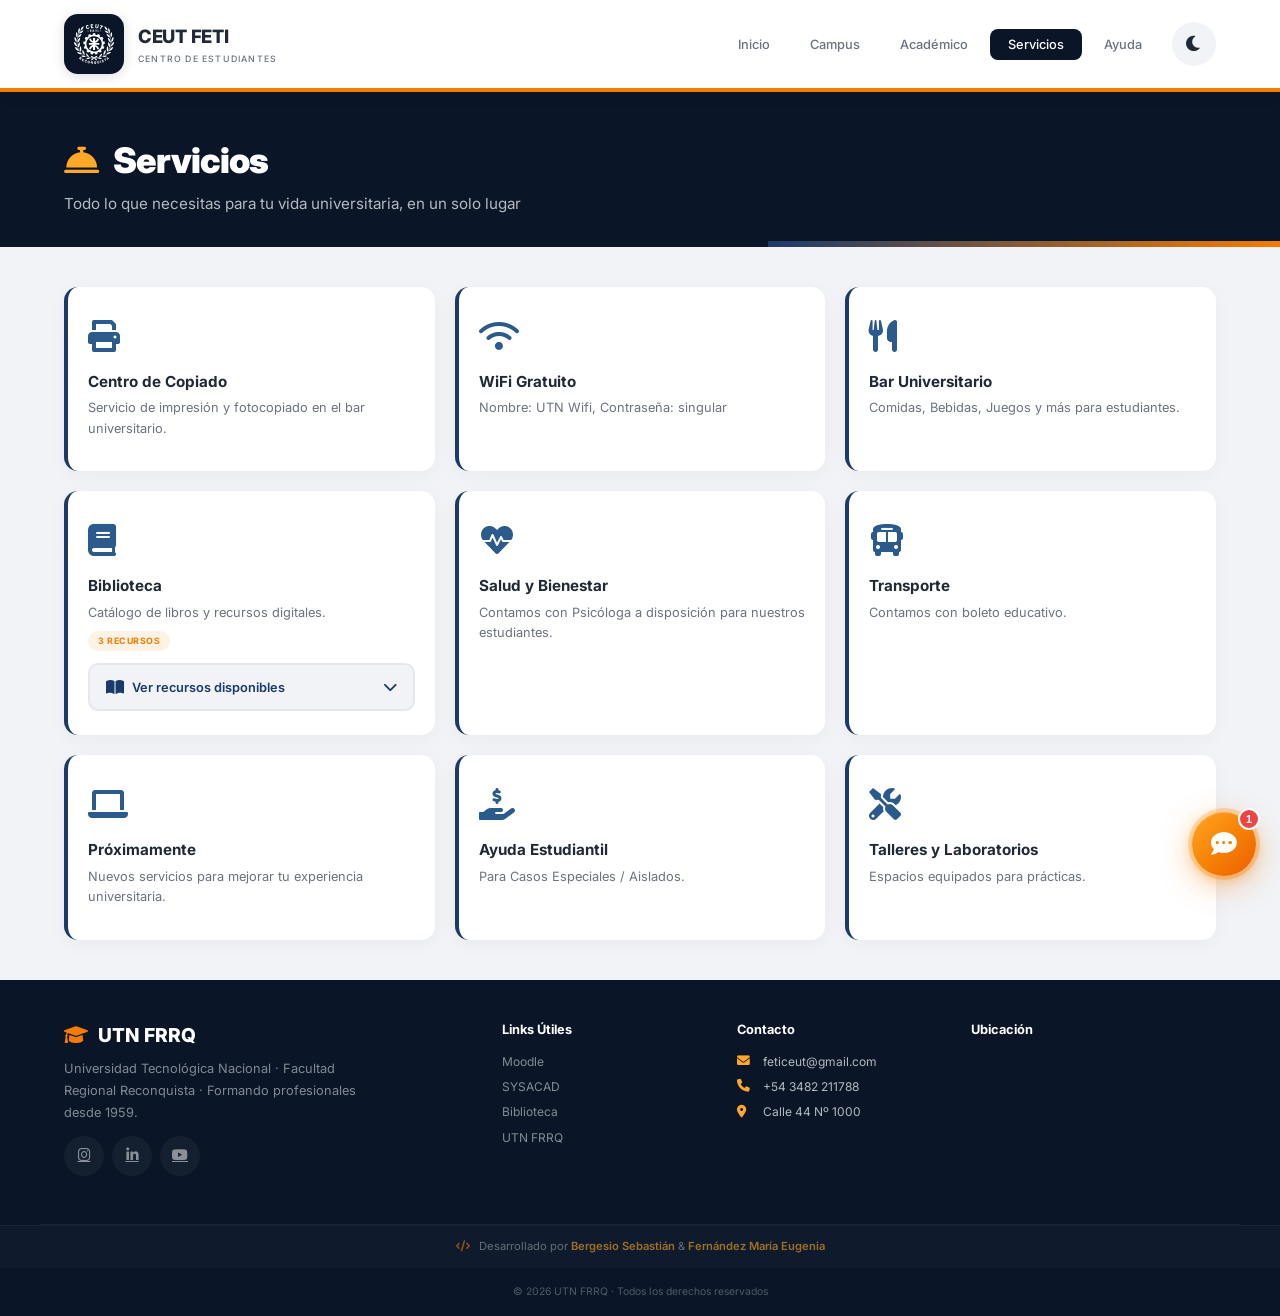
<file: servicios.html>
<!DOCTYPE html>
<html lang="es">
<head>
    <meta charset="UTF-8" />
    <meta name="viewport" content="width=device-width, initial-scale=1.0, viewport-fit=cover" />
    <title>Servicios · Centro de Estudiantes UTN FRRQ</title>

    <meta name="description" content="Servicios para estudiantes UTN FRRQ. Biblioteca, centro de copiado, WiFi, salud y bienestar." />
    <meta name="keywords" content="UTN, FRRQ, Servicios, Biblioteca, Copiado, WiFi, Salud, Bienestar, Estudiantes" />
    <meta name="author" content="Bergesio Sebastián & Fernández María Eugenia" />
    <meta name="robots" content="index, follow" />
    <meta name="language" content="Spanish" />
    <meta name="revisit-after" content="7 days" />
    <link rel="canonical" href="https://tu-dominio.com/servicios.html" />

    <meta property="og:title" content="Servicios · Centro de Estudiantes UTN FRRQ" />
    <meta property="og:description" content="Servicios para estudiantes UTN FRRQ. Biblioteca, centro de copiado, WiFi, salud y bienestar." />
    <meta property="og:type" content="website" />
    <meta property="og:url" content="https://tu-dominio.com/servicios.html" />
    <meta property="og:image" content="https://tu-dominio.com/archivos/logo-utn-og.jpg" />
    <meta property="og:site_name" content="CEUT FETI" />

    <meta name="twitter:card" content="summary_large_image" />
    <meta name="twitter:title" content="Servicios · Centro de Estudiantes UTN FRRQ" />
    <meta name="twitter:description" content="Servicios para estudiantes UTN FRRQ. Biblioteca, centro de copiado, WiFi, salud y bienestar." />
    <meta name="twitter:image" content="https://tu-dominio.com/archivos/logo-utn-og.jpg" />

    <link rel="manifest" href="/manifest.json" />
    <meta name="theme-color" content="#0A1628" />
    <meta name="apple-mobile-web-app-capable" content="yes" />
    <meta name="apple-mobile-web-app-status-bar-style" content="black-translucent" />
    <link rel="apple-touch-icon" href="/archivos/icon-192x192.png" />

    <link rel="preconnect" href="https://fonts.googleapis.com" />
    <link rel="preconnect" href="https://fonts.gstatic.com" crossorigin />
    <link href="https://fonts.googleapis.com/css2?family=Inter:opsz,wght@14..32,400;14..32,500;14..32,600;14..32,700;14..32,800;14..32,900&display=swap" rel="stylesheet" />
    <link rel="stylesheet" href="https://cdnjs.cloudflare.com/ajax/libs/font-awesome/6.0.0-beta3/css/all.min.css" />
    <style>
        * { margin: 0; padding: 0; box-sizing: border-box; }

        :root {
            --azul-oscuro: #0A1628;
            --azul: #1a3a6b;
            --azul-claro: #2B5B8C;
            --naranja: #F57C00;
            --naranja-claro: #FFA726;
            --gris: #F1F3F7;
            --blanco: #FFFFFF;
            --texto: #1F2937;
            --texto-claro: #6B7280;
            --sombra: 0 4px 20px rgba(0, 0, 0, 0.04);
            --sombra-hover: 0 8px 40px rgba(0, 0, 0, 0.08);
            --radio: 14px;
            --transition: 0.3s cubic-bezier(0.4, 0, 0.2, 1);
            --bg-color: #F1F3F7;
            --card-bg: #FFFFFF;
            --border-color: #e5e7eb;
            --shadow-color: rgba(0, 0, 0, 0.04);
            --panel-bg: #FFFFFF;
            --panel-border: #eef0f2;
        }

        [data-theme="dark"] {
            --bg-color: #121212;
            --texto: #E5E7EB;
            --texto-claro: #9CA3AF;
            --gris: #1A1A1A;
            --blanco: #1E1E1E;
            --card-bg: #1E1E1E;
            --sombra: 0 4px 20px rgba(0, 0, 0, 0.4);
            --sombra-hover: 0 8px 40px rgba(0, 0, 0, 0.6);
            --border-color: #2D2D2D;
            --shadow-color: rgba(0, 0, 0, 0.4);
            --panel-bg: #2D2D2D;
            --panel-border: #3D3D3D;
            --azul-oscuro: #1a3a6b;
            --azul: #2B5B8C;
            --azul-claro: #4A7FB5;
        }

        html {
            scroll-behavior: smooth;
            -webkit-text-size-adjust: 100%;
            text-size-adjust: 100%;
        }

        body {
            font-family: 'Inter', sans-serif;
            background: var(--bg-color);
            color: var(--texto);
            line-height: 1.6;
            transition: background 0.3s ease, color 0.3s ease;
            -webkit-font-smoothing: antialiased;
            -moz-osx-font-smoothing: grayscale;
            overflow-x: hidden;
        }

        img { max-width: 100%; height: auto; }

        a, button {
            -webkit-tap-highlight-color: transparent;
            touch-action: manipulation;
        }

        .container { max-width: 1200px; margin: 0 auto; padding: 0 24px; }

        .main-header {
            background: var(--card-bg);
            padding: 14px 0;
            padding-top: calc(14px + env(safe-area-inset-top, 0px));
            position: sticky;
            top: 0;
            z-index: 1000;
            border-bottom: 4px solid var(--naranja);
            box-shadow: 0 2px 20px var(--shadow-color);
            transition: background 0.3s ease, box-shadow 0.3s ease;
        }
        .header-container { display: flex; align-items: center; justify-content: space-between; }
        .logo { display: flex; align-items: center; gap: 14px; text-decoration: none; }
        .logo-icon {
            width: 60px; height: 60px;
            background: var(--azul-oscuro);
            padding: 6px;
            border-radius: 14px;
            overflow: hidden;
            display: flex;
            align-items: center;
            justify-content: center;
            box-shadow: 0 2px 12px rgba(10, 22, 40, 0.15);
            transition: all var(--transition);
        }
        .logo-icon:hover { transform: scale(1.05); box-shadow: 0 4px 20px rgba(10, 22, 40, 0.25); }
        .logo-icon img { width: 100%; height: 100%; object-fit: contain; filter: brightness(0) invert(1); }
        .logo-utn { font-weight: 800; font-size: 1.15rem; color: var(--texto); letter-spacing: -0.3px; transition: color 0.3s ease; }
        .logo-sub { font-size: 0.55rem; color: var(--texto-claro); text-transform: uppercase; letter-spacing: 1.2px; font-weight: 500; transition: color 0.3s ease; }

        .nav-list { display: flex; gap: 4px; list-style: none; align-items: center; }
        .nav-list a {
            color: var(--texto-claro);
            text-decoration: none;
            padding: 8px 18px;
            border-radius: 8px;
            font-size: 0.8rem;
            font-weight: 500;
            transition: all var(--transition);
        }
        .nav-list a:hover { color: var(--texto); background: var(--gris); }
        .nav-list a.active { color: white; background: var(--azul-oscuro); }

        .hamburger {
            display: none;
            flex-direction: column;
            gap: 4px;
            background: none;
            border: none;
            cursor: pointer;
            padding: 8px;
            min-width: 44px;
            min-height: 44px;
            align-items: center;
            justify-content: center;
        }
        .hamburger span { width: 26px; height: 2.5px; background: var(--texto); border-radius: 2px; transition: background 0.3s ease; }

        .theme-toggle {
            background: var(--gris);
            border: none;
            border-radius: 50%;
            width: 44px; height: 44px;
            cursor: pointer;
            font-size: 1.1rem;
            color: var(--texto);
            transition: all var(--transition);
            display: flex;
            align-items: center;
            justify-content: center;
            margin-left: 8px;
        }
        .theme-toggle:hover { background: var(--naranja); color: white; transform: rotate(30deg); }

        .btn-desplegar {
            display: flex;
            align-items: center;
            justify-content: space-between;
            gap: 12px;
            padding: 12px 16px;
            background: var(--gris);
            border: 2px solid var(--border-color);
            border-radius: 10px;
            cursor: pointer;
            font-family: 'Inter', sans-serif;
            font-size: 0.8rem;
            font-weight: 600;
            color: var(--azul);
            transition: all var(--transition);
            width: 100%;
            min-height: 48px;
        }
        .btn-desplegar:hover {
            background: rgba(26, 58, 107, 0.08);
            border-color: var(--azul);
            transform: translateY(-2px);
            box-shadow: 0 4px 12px rgba(26, 58, 107, 0.15);
        }
        .btn-desplegar:active { transform: scale(0.97); }
        .btn-desplegar .btn-desplegar-texto { display: flex; align-items: center; gap: 8px; flex: 1; text-align: left; }
        .btn-desplegar .btn-desplegar-texto i { font-size: 1rem; flex-shrink: 0; }
        .btn-desplegar .toggle-icon { font-size: 0.9rem; transition: transform 0.3s ease; flex-shrink: 0; }
        .btn-desplegar.abierto { border-color: var(--naranja); background: rgba(245, 124, 0, 0.06); }
        .btn-desplegar.abierto .toggle-icon { transform: rotate(180deg); }

        .page-header {
            background: var(--azul-oscuro);
            padding: 40px 0 30px;
            position: relative;
            overflow: hidden;
        }
        .page-header::after {
            content: '';
            position: absolute;
            bottom: 0; right: 0;
            width: 40%; height: 6px;
            background: linear-gradient(90deg, var(--azul), var(--naranja));
        }
        .page-header h1 { font-size: 2.2rem; font-weight: 900; color: white; letter-spacing: -1px; }
        .page-header h1 i { color: var(--naranja-claro); margin-right: 10px; }
        .page-header p { color: rgba(255, 255, 255, 0.7); margin-top: 4px; font-size: 0.95rem; }

        .page-content { padding: 40px 0; }

        .grid-3 { display: grid; grid-template-columns: repeat(3, 1fr); gap: 20px; }

        .card-asym {
            background: var(--card-bg);
            border-radius: var(--radio);
            padding: 24px 20px;
            box-shadow: var(--sombra);
            transition: all var(--transition);
            border-left: 4px solid var(--azul);
            display: flex;
            flex-direction: column;
            min-height: 180px;
            cursor: pointer;
        }
        .card-asym:hover { transform: translateY(-4px); box-shadow: var(--sombra-hover); border-left-color: var(--naranja); }
        .card-asym .icon { font-size: 2rem; color: var(--azul-claro); margin-bottom: 8px; transition: color 0.3s ease; pointer-events: none; }
        .card-asym h3 { font-size: 0.95rem; font-weight: 700; color: var(--texto); transition: color 0.3s ease; pointer-events: none; }
        .card-asym p { font-size: 0.8rem; color: var(--texto-claro); margin: 4px 0 8px; flex: 1; transition: color 0.3s ease; pointer-events: none; }
        .card-asym .badge {
            display: inline-block;
            font-size: 0.55rem;
            font-weight: 700;
            text-transform: uppercase;
            letter-spacing: 0.5px;
            padding: 3px 10px;
            border-radius: 20px;
            background: rgba(245, 124, 0, 0.1);
            color: var(--naranja);
            margin-bottom: 4px;
            align-self: flex-start;
            pointer-events: none;
        }
        .card-asym:not(.panel-btn) { cursor: default; }

        .panel-wrapper { position: relative; display: flex; flex-direction: column; }
        .panel-wrapper .card-asym { cursor: pointer; min-height: 180px; }

        .panel-flotante {
            display: none;
            background: var(--panel-bg);
            border-radius: var(--radio);
            box-shadow: var(--sombra-hover);
            padding: 8px 0;
            border: 1px solid var(--panel-border);
            max-height: 400px;
            overflow-y: auto;
            position: absolute;
            top: calc(100% + 4px);
            left: 0; right: 0;
            z-index: 999;
        }
        .panel-flotante.visible { display: block; animation: slideDown 0.25s ease forwards; }
        @keyframes slideDown {
            from { opacity: 0; transform: translateY(-8px) scale(0.98); }
            to { opacity: 1; transform: translateY(0) scale(1); }
        }
        .panel-flotante .item {
            display: flex;
            align-items: center;
            gap: 14px;
            padding: 12px 20px;
            text-decoration: none;
            color: var(--texto);
            transition: all 0.2s ease;
            border-bottom: 1px solid var(--border-color);
        }
        .panel-flotante .item:last-child { border-bottom: none; }
        .panel-flotante .item:hover { background: var(--gris); padding-left: 26px; }
        .panel-flotante .item i:first-child { font-size: 1.1rem; width: 24px; text-align: center; flex-shrink: 0; }
        .panel-flotante .item .item-nombre { font-size: 0.8rem; font-weight: 500; flex: 1; text-align: left; }
        .panel-flotante .item .item-icono { color: var(--azul-claro); font-size: 0.7rem; opacity: 0.4; transition: all 0.2s ease; }
        .panel-flotante .item:hover .item-icono { opacity: 1; color: var(--naranja); }
        .panel-flotante::-webkit-scrollbar { width: 4px; }
        .panel-flotante::-webkit-scrollbar-track { background: var(--gris); border-radius: 4px; }
        .panel-flotante::-webkit-scrollbar-thumb { background: var(--naranja); border-radius: 4px; }

        .main-footer {
            background: var(--azul-oscuro);
            color: rgba(255, 255, 255, 0.7);
            padding: 40px 0 0;
            padding-bottom: env(safe-area-inset-bottom, 0px);
        }
        .footer-container { display: grid; grid-template-columns: 2fr 1fr 1fr 1.2fr; gap: 30px; padding-bottom: 24px; border-bottom: 1px solid rgba(255, 255, 255, 0.06); }
        .footer-logo { font-size: 1.2rem; font-weight: 800; color: white; display: flex; align-items: center; gap: 10px; margin-bottom: 8px; }
        .footer-logo i { color: var(--naranja); }
        .footer-desc { font-size: 0.8rem; line-height: 1.7; opacity: 0.7; max-width: 320px; }
        .footer-social { display: flex; gap: 8px; margin-top: 12px; }
        .footer-social a {
            width: 40px; height: 40px;
            border-radius: 50%;
            background: rgba(255, 255, 255, 0.04);
            display: flex;
            align-items: center;
            justify-content: center;
            color: rgba(255, 255, 255, 0.5);
            transition: all var(--transition);
            font-size: 0.9rem;
        }
        .footer-social a:hover { background: var(--naranja); color: white; transform: translateY(-3px); box-shadow: 0 4px 16px rgba(245, 124, 0, 0.3); }
        .footer-col h4 { color: white; font-size: 0.8rem; font-weight: 700; margin-bottom: 12px; }
        .footer-col ul { list-style: none; }
        .footer-col ul li { font-size: 0.75rem; margin-bottom: 6px; display: flex; align-items: center; gap: 8px; }
        .footer-col ul li a { color: rgba(255, 255, 255, 0.5); text-decoration: none; transition: all var(--transition); }
        .footer-col ul li a:hover { color: var(--naranja-claro); }
        .footer-col ul li i { width: 18px; color: var(--naranja-claro); font-size: 0.8rem; }
        .footer-map iframe { width: 100%; height: 140px; border-radius: var(--radio); border: none; }

        .footer-credits { background: rgba(255, 255, 255, 0.02); padding: 12px 0; border-top: 1px solid rgba(255, 255, 255, 0.04); text-align: center; }
        .footer-credits p { font-size: 0.7rem; opacity: 0.6; color: rgba(255, 255, 255, 0.6); }
        .footer-credits p i { color: var(--naranja); margin-right: 6px; }
        .footer-credits p strong { color: var(--naranja-claro); font-weight: 600; }
        .footer-bottom { text-align: center; padding: 16px 0; font-size: 0.65rem; opacity: 0.4; }

        /* ===== RESPONSIVE ===== */
        @media (max-width: 1024px) {
            .container { padding: 0 20px; }
            .grid-3 { gap: 16px; }
        }

        @media (max-width: 820px) {
            .hamburger { display: flex; }
            .main-nav {
                display: none;
                position: absolute;
                top: 100%; left: 0; right: 0;
                background: var(--card-bg);
                padding: 16px 24px;
                border-radius: 0 0 12px 12px;
                box-shadow: 0 8px 30px var(--shadow-color);
                border-top: 2px solid var(--naranja);
                transition: background 0.3s ease;
            }
            .main-nav.open { display: block; }
            .nav-list { flex-direction: column; gap: 2px; align-items: stretch; }
            .nav-list a { display: flex; align-items: center; min-height: 44px; padding: 12px 16px; }
            .theme-toggle { margin-left: auto; margin-top: 8px; }

            .grid-3 { grid-template-columns: 1fr 1fr; gap: 14px; }

            .panel-flotante { position: static; margin-top: 8px; max-height: 300px; }
            .panel-wrapper .card-asym { min-height: auto; }
            .card-asym { min-height: auto; }

            .footer-container { grid-template-columns: 1fr 1fr; gap: 24px; }
            .page-header h1 { font-size: 1.8rem; }
            .logo-icon { width: 50px; height: 50px; }
            .logo-utn { font-size: 1rem; }
        }

        @media (max-width: 640px) {
            .container { padding: 0 16px; }
            .main-header { padding: 10px 0; padding-top: calc(10px + env(safe-area-inset-top, 0px)); }
            .logo { gap: 10px; }
            .logo-icon { width: 44px; height: 44px; padding: 4px; border-radius: 10px; }
            .logo-utn { font-size: 0.95rem; }
            .logo-sub { font-size: 0.48rem; letter-spacing: 1px; }

            .page-header { padding: 28px 0 22px; }
            .page-header h1 { font-size: 1.6rem; }
            .page-header p { font-size: 0.88rem; }
            .page-content { padding: 24px 0; }

            .grid-3 { grid-template-columns: 1fr; gap: 12px; }

            .card-asym { padding: 18px 16px; }
            .card-asym .icon { font-size: 1.8rem; }

            .panel-flotante { max-height: 320px; }

            .footer-container { grid-template-columns: 1fr; gap: 20px; }
            .footer-map iframe { height: 160px; }
        }

        @media (max-width: 480px) {
            .container { padding: 0 14px; }
            .page-header h1 { font-size: 1.4rem; }
            .page-header p { font-size: 0.82rem; }
            .card-asym { padding: 16px 14px; }
            .card-asym .icon { font-size: 1.7rem; }
            .card-asym h3 { font-size: 0.92rem; }
            .card-asym p { font-size: 0.78rem; }
            .panel-flotante .item { padding: 12px 14px; }
            .panel-flotante .item .item-nombre { font-size: 0.75rem; }
            .footer-credits p { font-size: 0.62rem; }
            .footer-bottom p { font-size: 0.6rem; }
        }

        @media (max-width: 360px) {
            .container { padding: 0 12px; }
            .page-header h1 { font-size: 1.25rem; }
            .card-asym h3 { font-size: 0.88rem; }
            .logo-icon { width: 40px; height: 40px; }
            .logo-utn { font-size: 0.88rem; }
            .logo-sub { font-size: 0.42rem; }
        }

        @media (max-height: 500px) and (orientation: landscape) {
            .page-header { padding: 20px 0 16px; }
            .page-content { padding: 20px 0; }
        }

        @media (min-width: 1440px) {
            .container { max-width: 1320px; }
        }

        @media (prefers-reduced-motion: reduce) {
            *, *::before, *::after {
                animation-duration: 0.01ms !important;
                animation-iteration-count: 1 !important;
                transition-duration: 0.01ms !important;
            }
        }
    </style>
</head>
<body>

    <header class="main-header">
        <div class="container header-container">
            <a href="index.html" class="logo">
                <div class="logo-icon">
                    <img src="archivos/Logo CEUT_FETI.svg" alt="UTN FRRQ" />
                </div>
                <div>
                    <div class="logo-utn">CEUT FETI</div>
                    <div class="logo-sub">Centro de Estudiantes</div>
                </div>
            </a>
            <nav class="main-nav">
                <ul class="nav-list">
                    <li><a href="index.html">Inicio</a></li>
                    <li><a href="campus.html">Campus</a></li>
                    <li><a href="academico.html">Académico</a></li>
                    <li><a href="servicios.html" class="active">Servicios</a></li>
                    <li><a href="ayuda.html">Ayuda</a></li>
                    <li>
                        <button class="theme-toggle" id="themeToggle" aria-label="Cambiar tema">
                            <i class="fas fa-moon"></i>
                        </button>
                    </li>
                </ul>
            </nav>
            <button class="hamburger" aria-label="Menú" aria-expanded="false">
                <span></span><span></span><span></span>
            </button>
        </div>
    </header>

    <section class="page-header">
        <div class="container">
            <h1><i class="fas fa-concierge-bell"></i> Servicios</h1>
            <p>Todo lo que necesitas para tu vida universitaria, en un solo lugar</p>
        </div>
    </section>

    <section class="page-content">
        <div class="container">

            <div class="grid-3">

                <div class="card-asym">
                    <div class="icon"><i class="fas fa-print"></i></div>
                    <h3>Centro de Copiado</h3>
                    <p>Servicio de impresión y fotocopiado en el bar universitario.</p>
                </div>

                <div class="card-asym">
                    <div class="icon"><i class="fas fa-wifi"></i></div>
                    <h3>WiFi Gratuito</h3>
                    <p>Nombre: UTN Wifi, Contraseña: singular</p>
                </div>

                <div class="card-asym">
                    <div class="icon"><i class="fas fa-utensils"></i></div>
                    <h3>Bar Universitario</h3>
                    <p>Comidas, Bebidas, Juegos y más para estudiantes.</p>
                </div>

                <div class="panel-wrapper">
                    <div class="card-asym panel-btn" id="btnBiblioteca">
                        <div class="icon"><i class="fas fa-book"></i></div>
                        <h3>Biblioteca</h3>
                        <p>Catálogo de libros y recursos digitales.</p>
                        <span class="badge">3 recursos</span>
                        <button class="btn-desplegar" id="btnToggleBiblioteca" style="margin-top:8px; width:100%;" aria-label="Ver recursos de biblioteca">
                            <span class="btn-desplegar-texto">
                                <i class="fas fa-book-open"></i> Ver recursos disponibles
                            </span>
                            <i class="fas fa-chevron-down toggle-icon" id="iconToggleBiblioteca"></i>
                        </button>
                    </div>

                    <div class="panel-flotante" id="panelBiblioteca">
                        <a href="https://elibro.net/es/lc/utnfrrq/inicio" class="item" target="_blank" rel="noopener noreferrer">
                            <i class="fas fa-book-open"></i>
                            <span class="item-nombre">eLibro · Biblioteca Digital UTN</span>
                            <i class="fas fa-external-link-alt item-icono"></i>
                        </a>
                        <a href="https://es.welib.st/" class="item" target="_blank" rel="noopener noreferrer">
                            <i class="fas fa-globe"></i>
                            <span class="item-nombre">WeLibrary · Biblioteca Digital</span>
                            <i class="fas fa-external-link-alt item-icono"></i>
                        </a>
                        <a href="https://koha.frrq.utn.edu.ar/" class="item" target="_blank" rel="noopener noreferrer">
                            <i class="fas fa-search"></i>
                            <span class="item-nombre">Catálogo KOHA · UTN FRRQ</span>
                            <i class="fas fa-external-link-alt item-icono"></i>
                        </a>
                    </div>
                </div>

                <div class="card-asym">
                    <div class="icon"><i class="fas fa-heartbeat"></i></div>
                    <h3>Salud y Bienestar</h3>
                    <p>Contamos con Psicóloga a disposición para nuestros estudiantes.</p>
                </div>

                <div class="card-asym">
                    <div class="icon"><i class="fas fa-bus"></i></div>
                    <h3>Transporte</h3>
                    <p>Contamos con boleto educativo.</p>
                </div>

                <div class="card-asym">
                    <div class="icon"><i class="fas fa-laptop"></i></div>
                    <h3>Próximamente</h3>
                    <p>Nuevos servicios para mejorar tu experiencia universitaria.</p>
                </div>

                <div class="card-asym">
                    <div class="icon"><i class="fas fa-hand-holding-usd"></i></div>
                    <h3>Ayuda Estudiantil</h3>
                    <p>Para Casos Especiales / Aislados.</p>
                </div>

                <div class="card-asym">
                    <div class="icon"><i class="fas fa-tools"></i></div>
                    <h3>Talleres y Laboratorios</h3>
                    <p>Espacios equipados para prácticas.</p>
                </div>

            </div>

        </div>
    </section>

    <footer class="main-footer">
        <div class="container footer-container">
            <div>
                <div class="footer-logo"><i class="fas fa-graduation-cap"></i>UTN FRRQ</div>
                <p class="footer-desc">Universidad Tecnológica Nacional · Facultad Regional Reconquista · Formando profesionales desde 1959.</p>
                <div class="footer-social">
                    <a href="#" aria-label="Instagram"><i class="fab fa-instagram"></i></a>
                    <a href="#" aria-label="LinkedIn"><i class="fab fa-linkedin-in"></i></a>
                    <a href="#" aria-label="YouTube"><i class="fab fa-youtube"></i></a>
                </div>
            </div>
            <div class="footer-col">
                <h4>Links Útiles</h4>
                <ul>
                    <li><a href="https://frrq.cvg.utn.edu.ar/" target="_blank" rel="noopener noreferrer">Moodle</a></li>
                    <li><a href="https://www3.frrq.utn.edu.ar/sysacadweb/loginalumno.asp" target="_blank" rel="noopener noreferrer">SYSACAD</a></li>
                    <li><a href="https://www.frrq.utn.edu.ar/biblioteca-ing-alcides-martinez/" target="_blank" rel="noopener noreferrer">Biblioteca</a></li>
                    <li><a href="https://www.frrq.utn.edu.ar" target="_blank" rel="noopener noreferrer">UTN FRRQ</a></li>
                </ul>
            </div>
            <div class="footer-col">
                <h4>Contacto</h4>
                <ul>
                    <li><i class="fas fa-envelope"></i> feticeut@gmail.com</li>
                    <li><i class="fas fa-phone"></i> +54 3482 211788</li>
                    <li><i class="fas fa-map-marker-alt"></i> Calle 44 Nº 1000</li>
                </ul>
            </div>
            <div class="footer-col">
                <h4>Ubicación</h4>
                <div class="footer-map">
                    <iframe src="https://www.google.com/maps/embed?pb=!1m14!1m8!1m3!1d6969.241812949353!2d-59.66433200000001!3d-29.146370000000005!3m2!1i1024!2i768!4f13.1!3m3!1m2!1s0x944eb070e4b85b65%3A0x2aae9b3904deeb0f!2sUTN%20-%20Facultad%20Regional%20Reconquista!5e0!3m2!1ses!2sus!4v1785991252262!5m2!1ses!2sus"
                    width="100%" height="140" style="border:0; border-radius:8px;" allowfullscreen="" loading="lazy">
                </iframe>
                </div>
            </div>
        </div>
        <div class="footer-credits">
            <div class="container">
                <p><i class="fas fa-code"></i> Desarrollado por <strong>Bergesio Sebastián</strong> &amp; <strong>Fernández María Eugenia</strong></p>
            </div>
        </div>
        <div class="footer-bottom">
            <div class="container"><p>&copy; 2026 UTN FRRQ · Todos los derechos reservados</p></div>
        </div>
    </footer>

    <script>
        // ===== DETECCIÓN DE DISPOSITIVO =====
        (function() {
            const isTouch = 'ontouchstart' in window || navigator.maxTouchPoints > 0;
            if (isTouch) document.documentElement.classList.add('touch-device');

            const isIOS = /iPad|iPhone|iPod/.test(navigator.userAgent) && !window.MSStream;
            if (isIOS) document.documentElement.classList.add('ios');

            function setVH() {
                const vh = window.innerHeight * 0.01;
                document.documentElement.style.setProperty('--vh', `${vh}px`);
            }
            setVH();
            window.addEventListener('resize', setVH);
            window.addEventListener('orientationchange', () => setTimeout(setVH, 100));
        })();

        const themeToggle = document.getElementById('themeToggle');
        const icon = themeToggle.querySelector('i');

        function setTheme(theme) {
            document.documentElement.setAttribute('data-theme', theme);
            localStorage.setItem('theme', theme);
            icon.className = theme === 'dark' ? 'fas fa-sun' : 'fas fa-moon';
        }

        const savedTheme = localStorage.getItem('theme');
        if (savedTheme) setTheme(savedTheme);
        else if (window.matchMedia('(prefers-color-scheme: dark)').matches) setTheme('dark');
        else setTheme('light');

        themeToggle.addEventListener('click', function() {
            const current = document.documentElement.getAttribute('data-theme');
            setTheme(current === 'dark' ? 'light' : 'dark');
        });

        // ===== HAMBURGER MEJORADO =====
        const hamburger = document.querySelector('.hamburger');
        const mainNav = document.querySelector('.main-nav');

        if (hamburger && mainNav) {
            hamburger.addEventListener('click', function(e) {
                e.stopPropagation();
                mainNav.classList.toggle('open');
                hamburger.setAttribute('aria-expanded', mainNav.classList.contains('open'));
            });

            document.querySelectorAll('.nav-list a').forEach(link => {
                link.addEventListener('click', function() {
                    if (window.innerWidth <= 820) {
                        mainNav.classList.remove('open');
                        hamburger.setAttribute('aria-expanded', 'false');
                    }
                });
            });

            document.addEventListener('click', function(event) {
                const isClickInside = mainNav.contains(event.target) || hamburger.contains(event.target);
                if (!isClickInside && window.innerWidth <= 820) {
                    mainNav.classList.remove('open');
                    hamburger.setAttribute('aria-expanded', 'false');
                }
            });

            let resizeTimer;
            window.addEventListener('resize', () => {
                clearTimeout(resizeTimer);
                resizeTimer = setTimeout(() => {
                    if (window.innerWidth > 820) {
                        mainNav.classList.remove('open');
                        hamburger.setAttribute('aria-expanded', 'false');
                    }
                }, 150);
            });
        }

        // ===== SETUP PANELES FLOTANTES =====
        function setupPanel(cardId, panelId, iconId, toggleBtnId) {
            const card = document.getElementById(cardId);
            const panel = document.getElementById(panelId);
            const icon = document.getElementById(iconId);
            const toggleBtn = document.getElementById(toggleBtnId);

            if (!card || !panel || !icon) return;

            function toggle() {
                panel.classList.toggle('visible');
                card.classList.toggle('abierto');
                if (toggleBtn) toggleBtn.classList.toggle('abierto');
                if (panel.classList.contains('visible')) {
                    icon.style.transform = 'rotate(180deg)';
                } else {
                    icon.style.transform = 'rotate(0deg)';
                }
            }

            card.addEventListener('click', function(e) {
                if (toggleBtn && toggleBtn.contains(e.target)) return;
                toggle();
            });

            if (toggleBtn) {
                toggleBtn.addEventListener('click', function(e) {
                    e.stopPropagation();
                    toggle();
                });
            }

            document.addEventListener('click', function(event) {
                const wrapper = card.closest('.panel-wrapper');
                if (wrapper && !wrapper.contains(event.target)) {
                    panel.classList.remove('visible');
                    card.classList.remove('abierto');
                    if (toggleBtn) toggleBtn.classList.remove('abierto');
                    icon.style.transform = 'rotate(0deg)';
                }
            });

            panel.querySelectorAll('.item').forEach(function(item) {
                item.addEventListener('click', function() {
                    panel.classList.remove('visible');
                    card.classList.remove('abierto');
                    if (toggleBtn) toggleBtn.classList.remove('abierto');
                    icon.style.transform = 'rotate(0deg)';
                });
            });
        }

        setupPanel('btnBiblioteca', 'panelBiblioteca', 'iconToggleBiblioteca', 'btnToggleBiblioteca');

        // ===== SERVICE WORKER =====
        if ('serviceWorker' in navigator) {
            window.addEventListener('load', () => {
                navigator.serviceWorker.register('/sw.js')
                    .then(registration => console.log('SW registrado:', registration))
                    .catch(error => console.log('Error SW:', error));
            });
        }
    </script>

    <script src="chatbot.js" defer></script>
</body>
</html>
</file>
